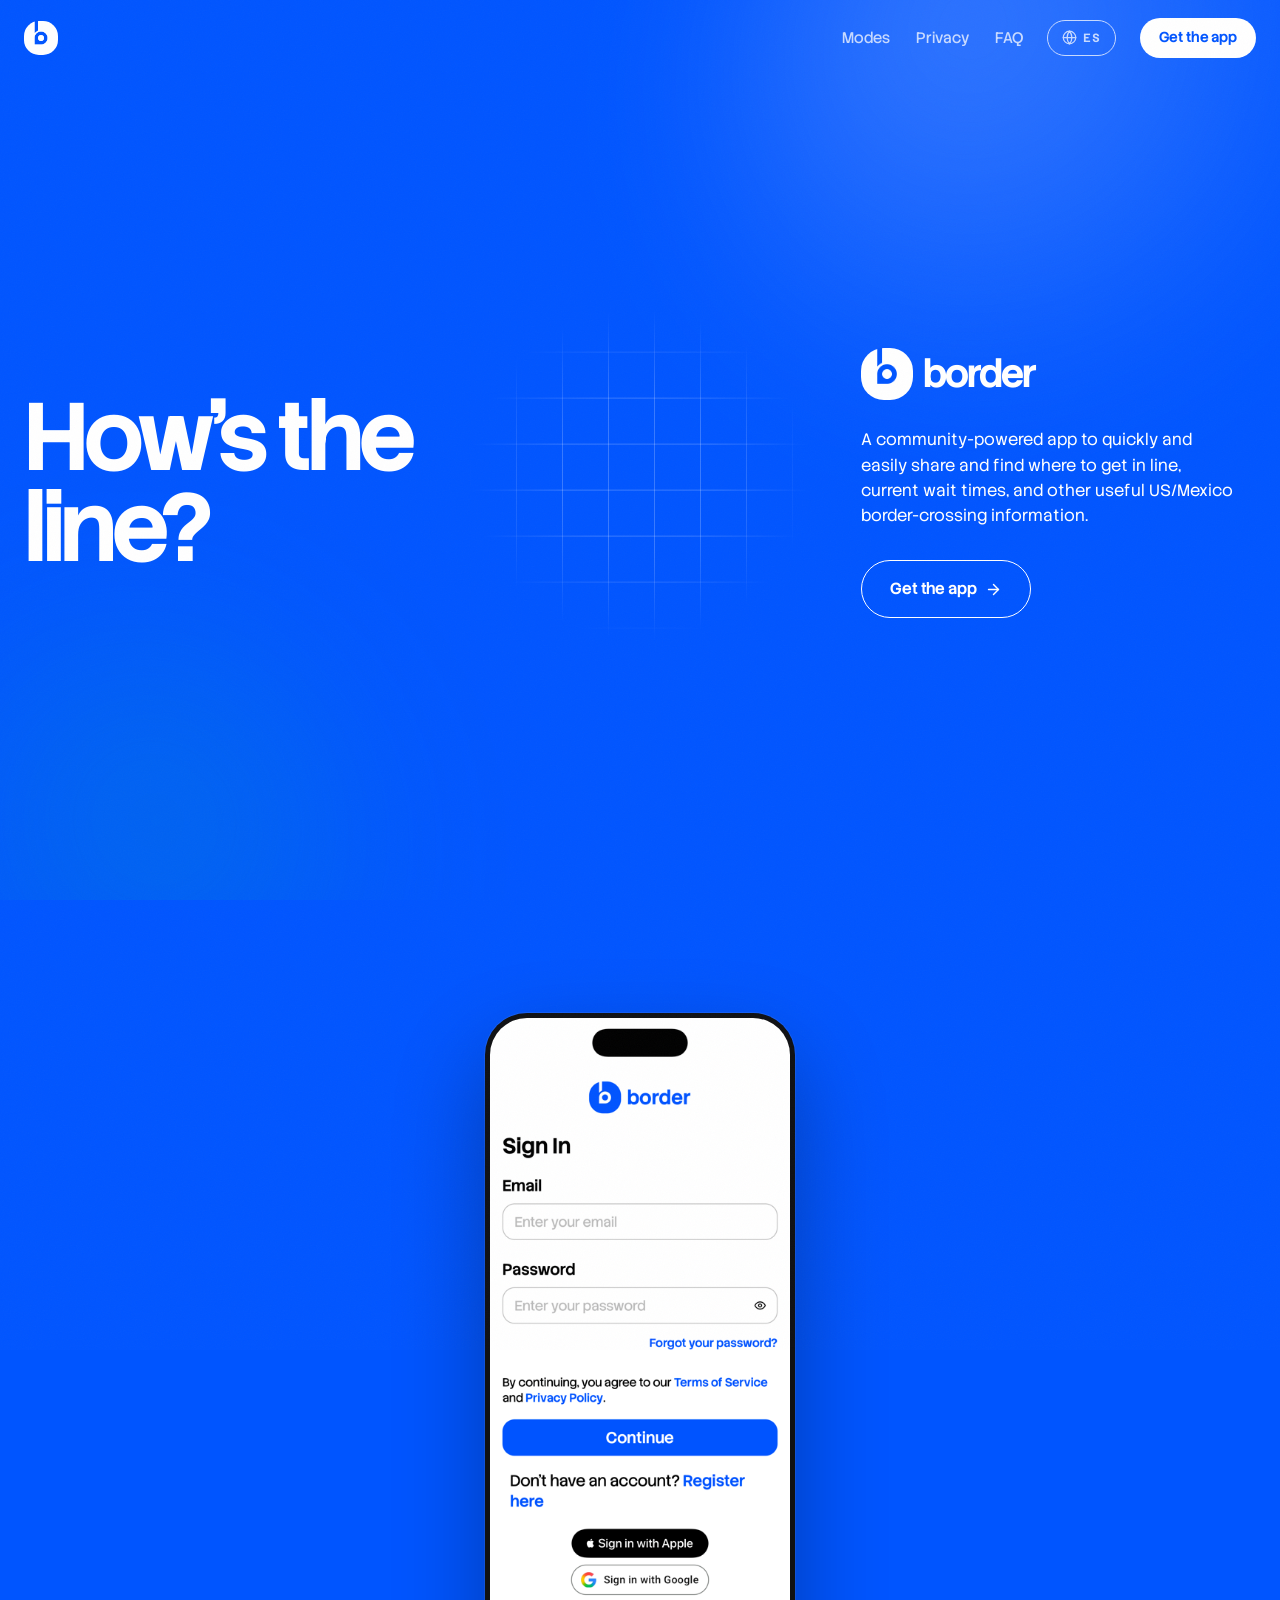
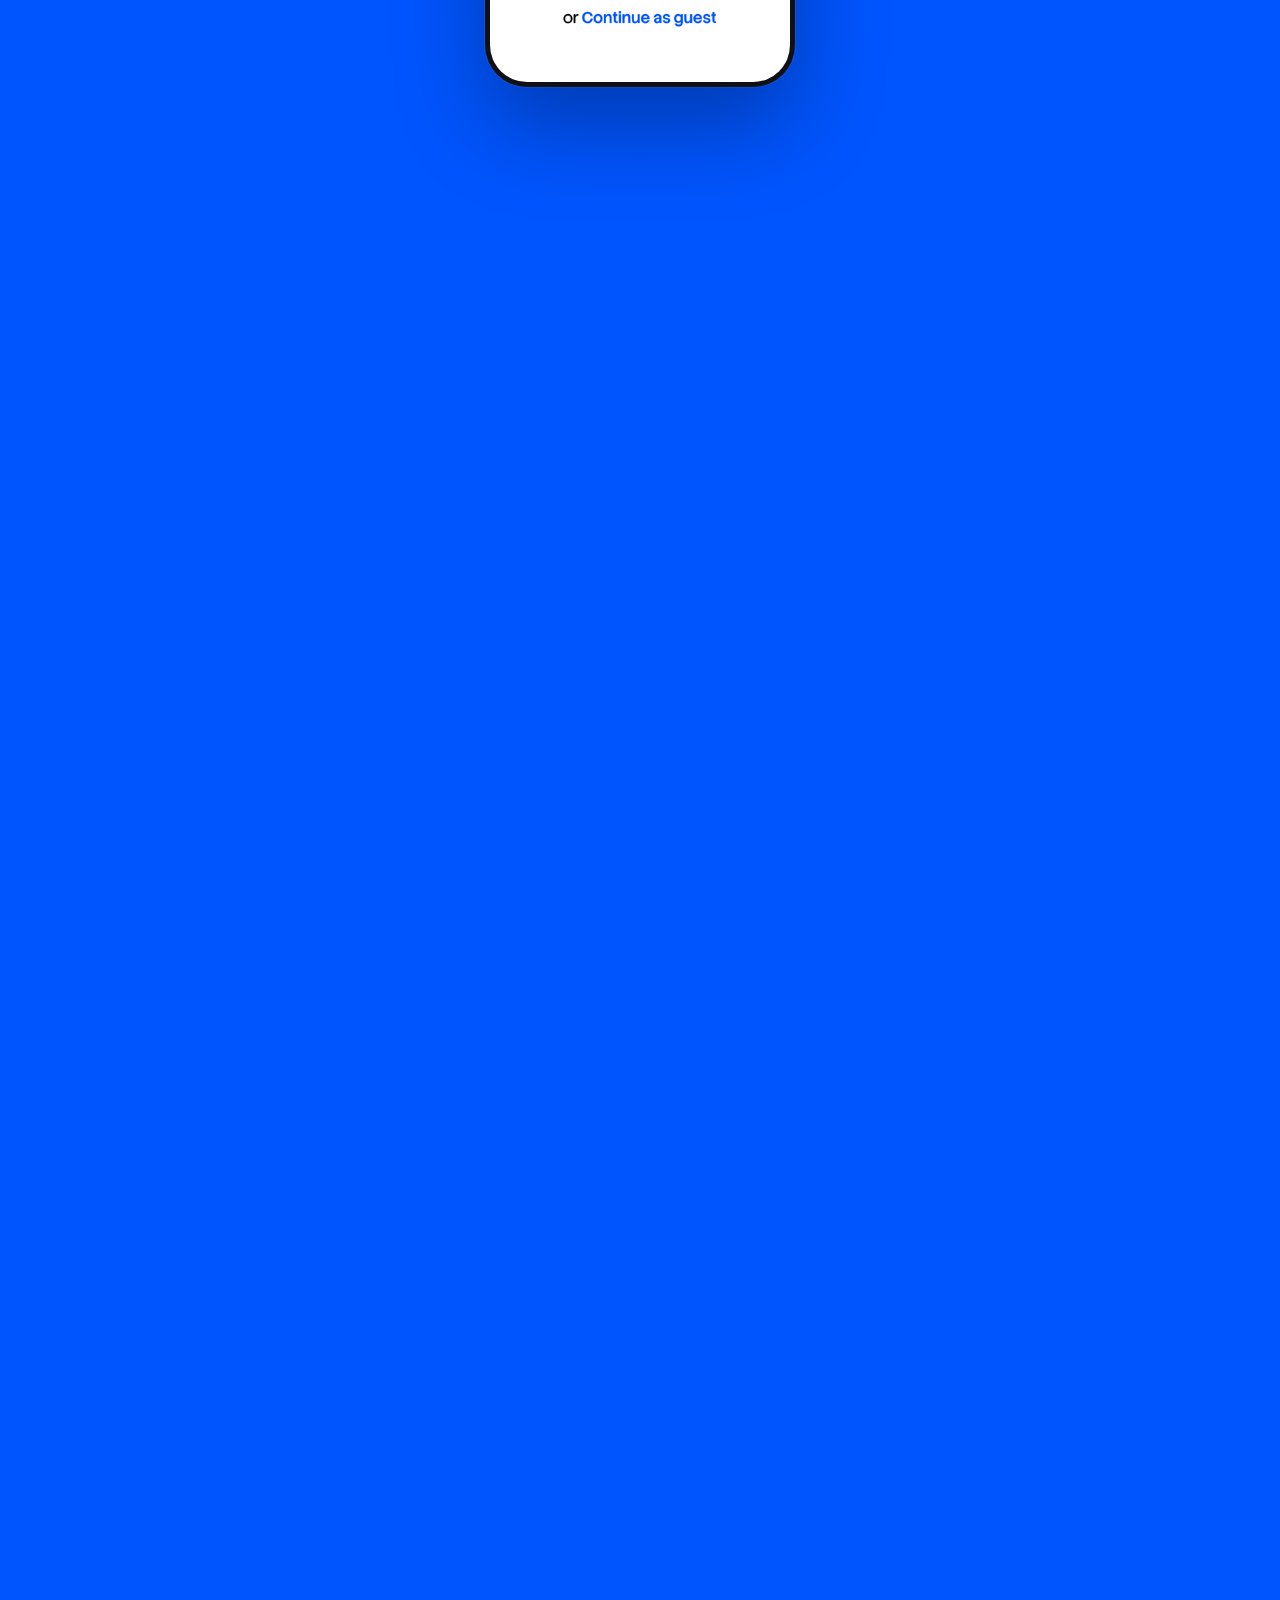
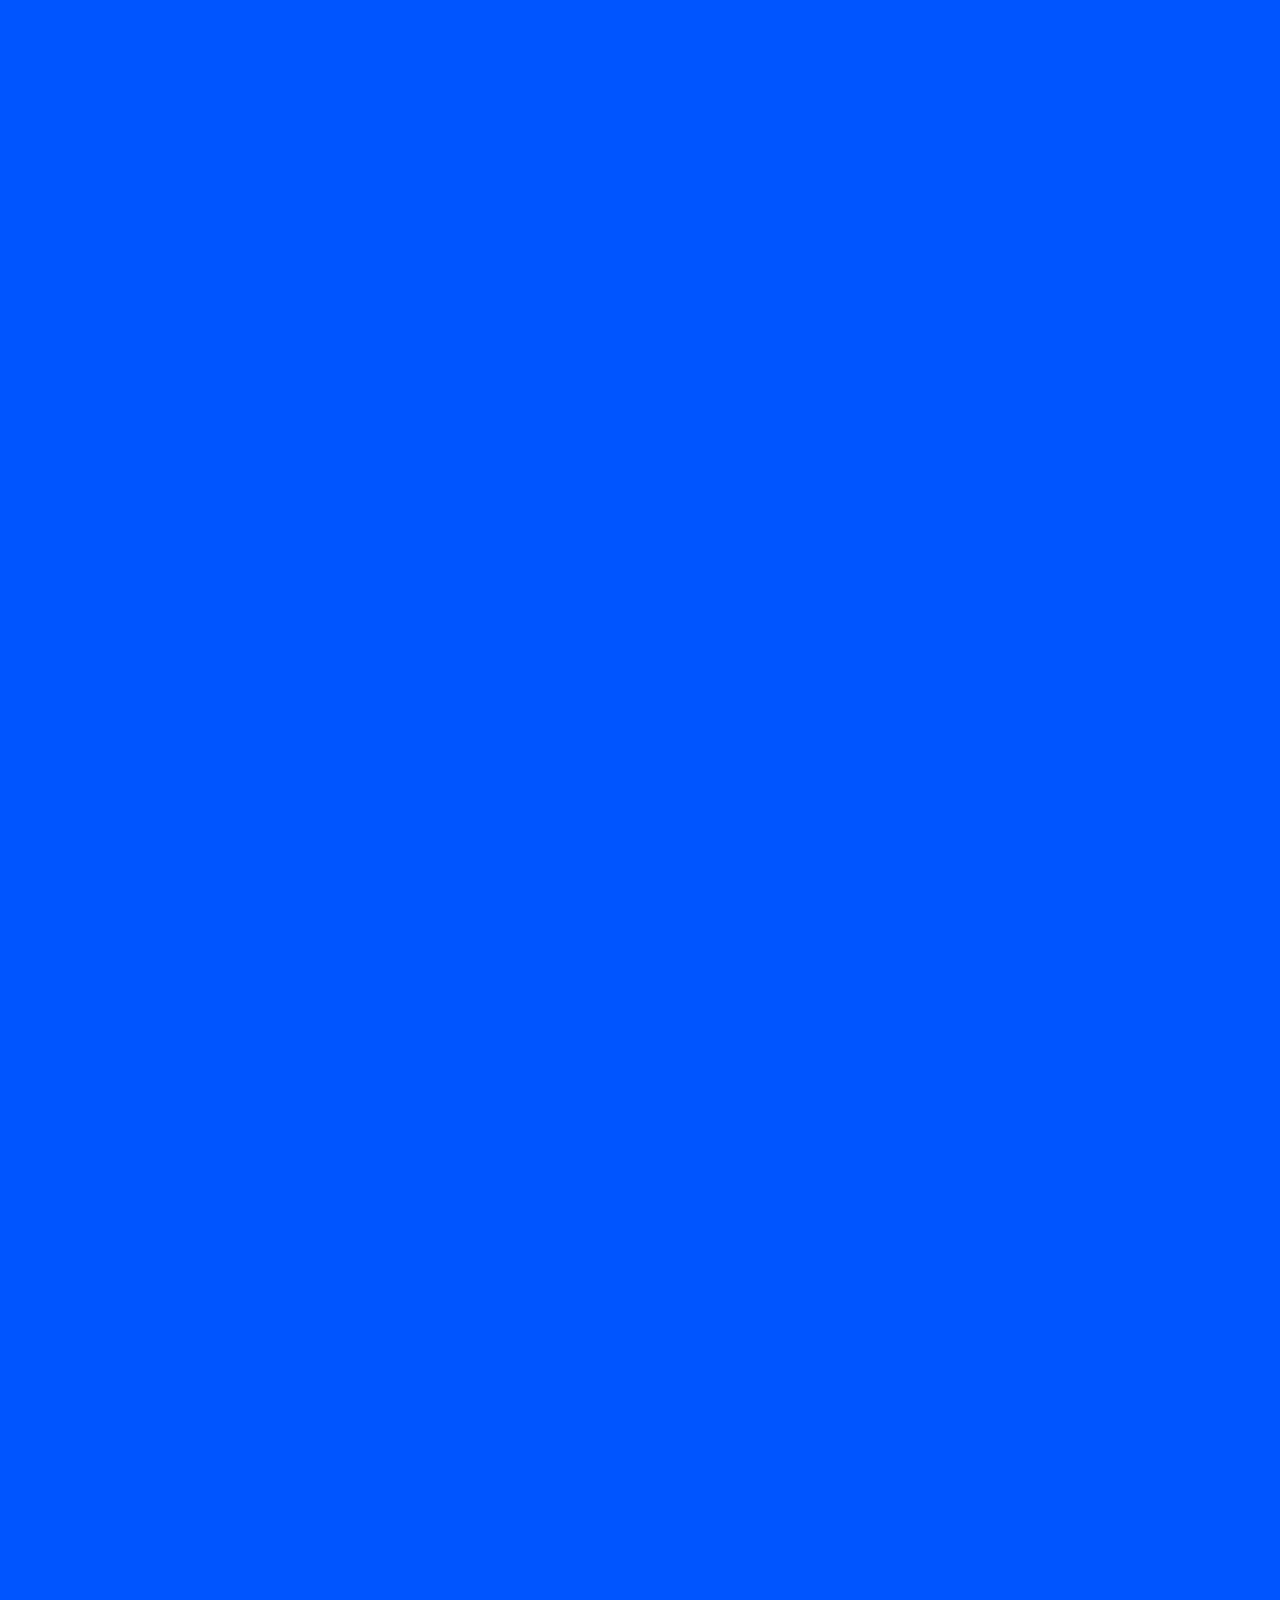
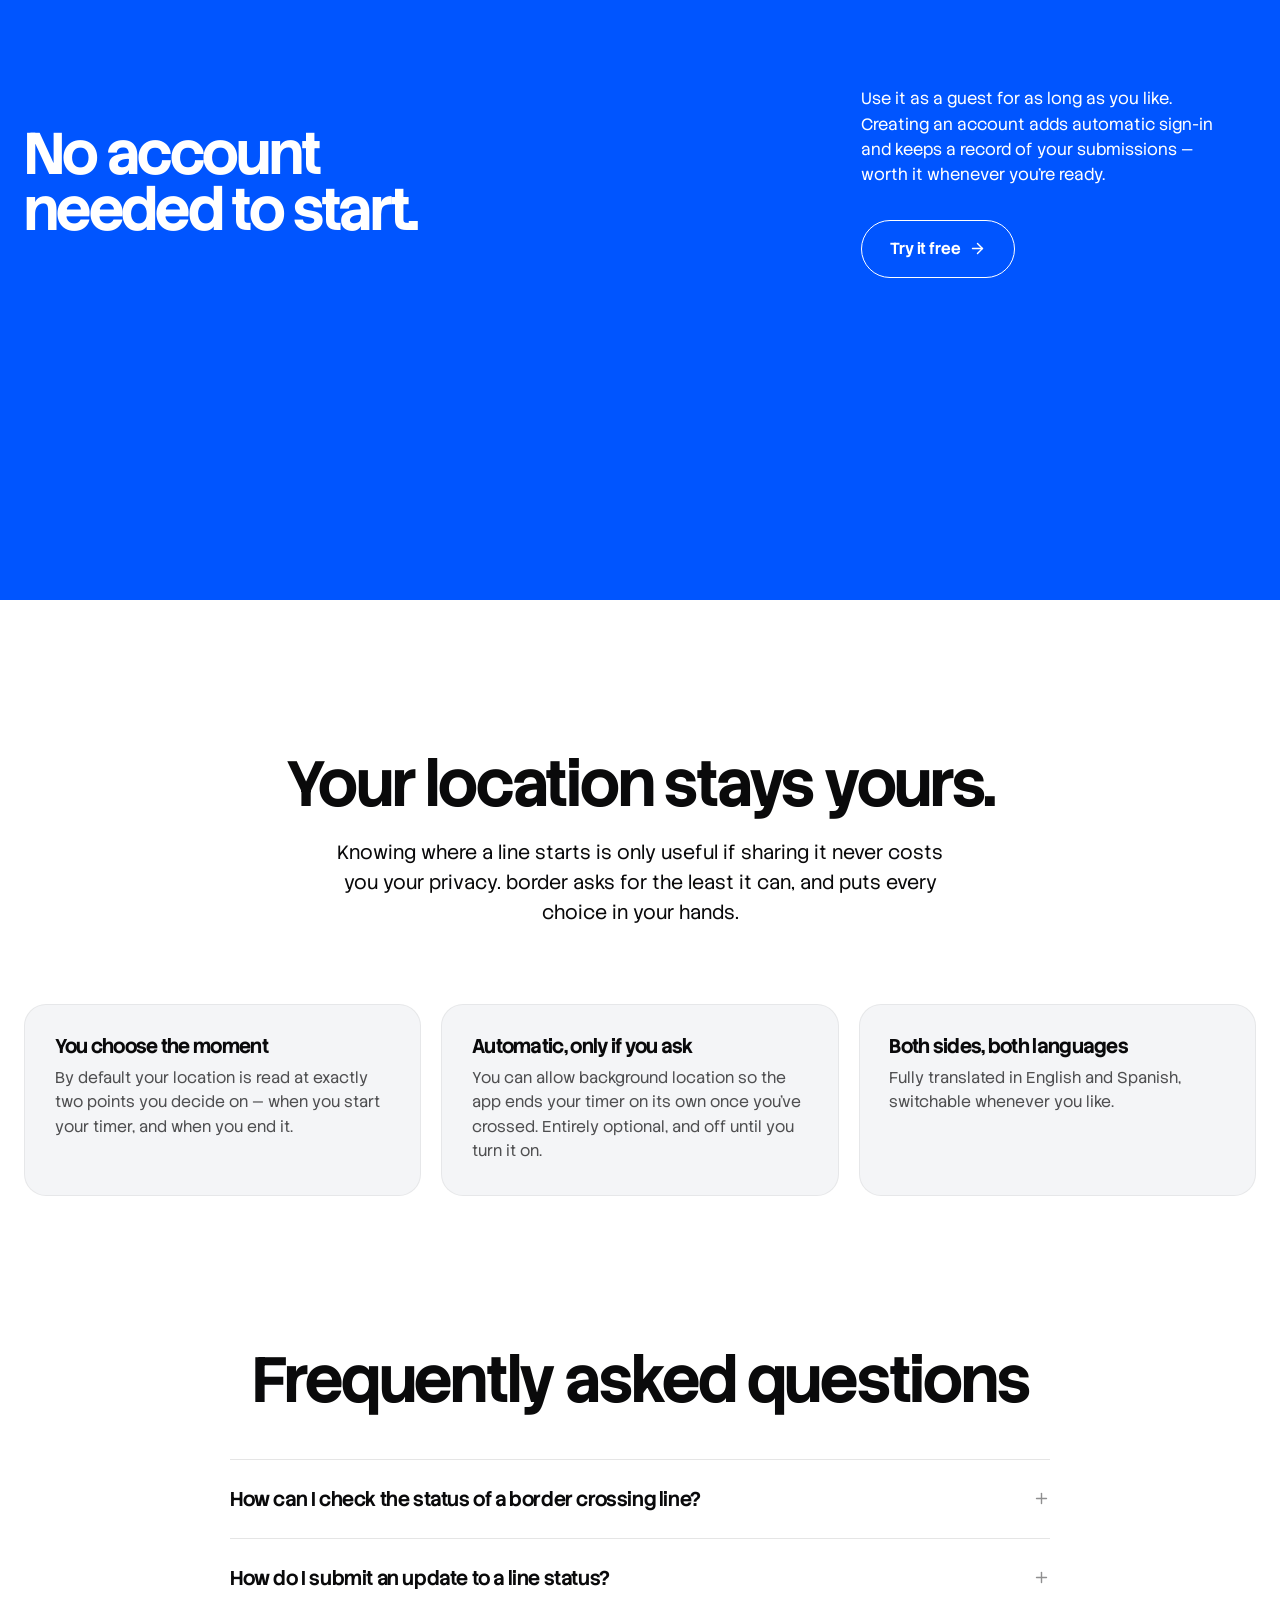
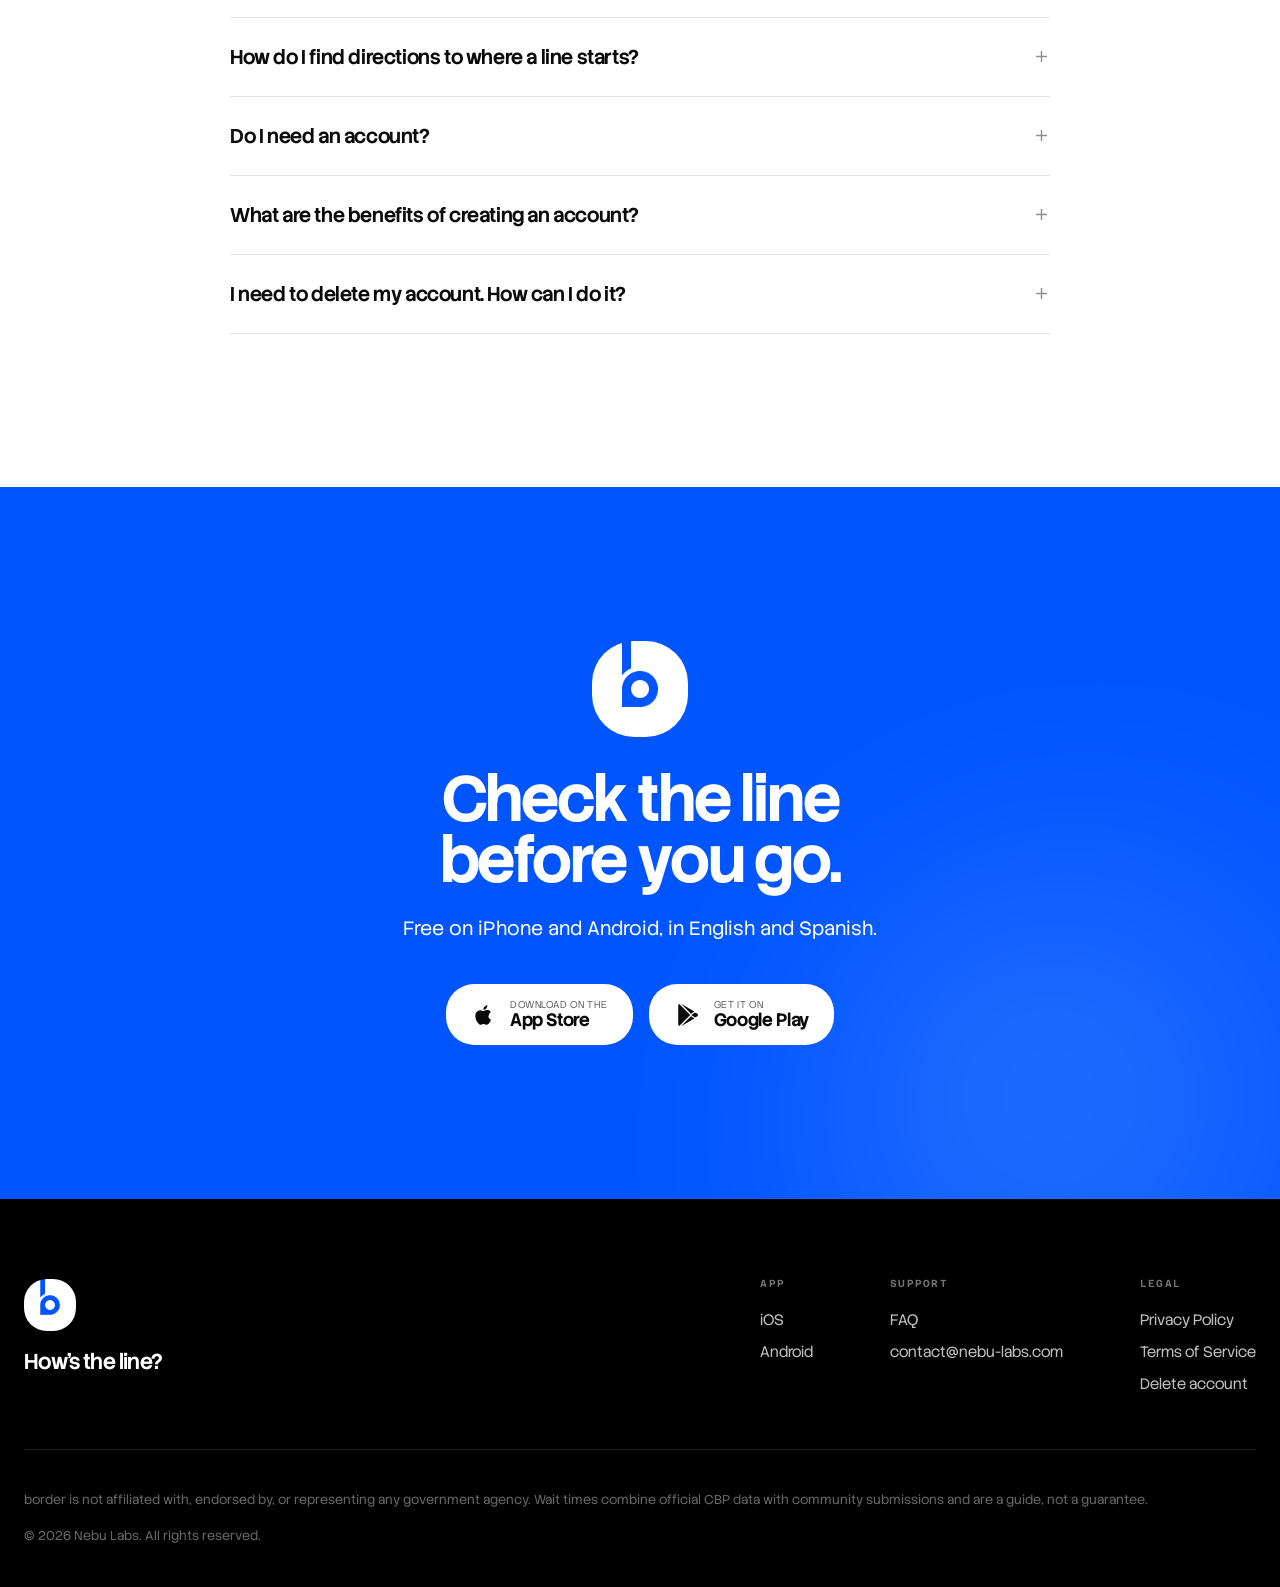
<file: index.html>
<!DOCTYPE html>
<html lang="en">
<head>
<meta charset="utf-8" />
<meta name="viewport" content="width=device-width, initial-scale=1, viewport-fit=cover" />
<title>border — How's the line?</title>
<meta name="description" content="A community-powered app to quickly and easily share and find where to get in line, current wait times, and other useful US/Mexico border-crossing information." />
<meta name="theme-color" content="#0055ff" />

<meta property="og:title" content="border — How's the line?" />
<meta property="og:description" content="Live US–Mexico border crossing wait times, and exactly where to get in line." />
<meta property="og:type" content="website" />
<meta property="og:image" content="assets/img/icon.png" />

<link rel="icon" href="assets/img/icon.png" />
<link rel="apple-touch-icon" href="assets/img/icon.png" />
<link rel="stylesheet" href="styles.css" />
</head>
<body data-theme="blue">

<div class="grain" aria-hidden="true"></div>

<svg class="sprite" aria-hidden="true" focusable="false">
  <defs>
    <g id="i-globe">
      <circle cx="12" cy="12" r="10"/><path d="M12 2a15 15 0 0 1 0 20a15 15 0 0 1 0-20"/>
      <path d="M2 12h20"/>
    </g>
    <g id="i-arrow"><path d="M5 12h14"/><path d="m12 5 7 7-7 7"/></g>
    <g id="i-plus"><path d="M5 12h14"/><path d="M12 5v14"/></g>
  </defs>
</svg>

<!-- ═══════════════════════ NAV ═══════════════════════ -->
<nav class="nav" id="nav">
  <a class="nav__brand" href="#top" aria-label="border — home">
    <span class="mark mark--sm"><img src="assets/img/icon.png" alt="" /></span>
    <span class="wordmark nav__word">border</span>
  </a>

  <div class="nav__links">
    <a href="#modes" data-i18n="nav.modes">Modes</a>
    <a href="#privacy" data-i18n="nav.privacy">Privacy</a>
    <a href="#faq" data-i18n="nav.faq">FAQ</a>
  </div>

  <button class="lang" id="lang" type="button" aria-label="Switch language">
    <svg class="ico" viewBox="0 0 24 24"><use href="#i-globe"/></svg>
    <span id="langLabel">ES</span>
  </button>

  <a class="btn btn--sm btn--solid" href="#download" data-i18n="nav.cta">Get the app</a>
</nav>

<!-- ═══════════════════════ HERO ═══════════════════════
     No phone here — an abstract 3D map instead. The route draws itself from
     the port down to the end of the queue, where the MapPinCheckInside
     marker sits: the spot you'd actually join.                             -->
<header class="hero" id="top" data-theme="blue">
  <div class="hero__blob hero__blob--1" aria-hidden="true"></div>
  <div class="hero__blob hero__blob--2" aria-hidden="true"></div>

  <div class="hero__inner">
    <div class="hero__l">
      <h1 class="display display--xl" data-i18n-html="hero.title">How's the<br />line?</h1>
    </div>

    <div class="hero__stage" aria-hidden="true">
      <div class="stage">
        <div class="stage__grid"></div>
        <svg class="stage__route" viewBox="0 0 400 460" preserveAspectRatio="none">
          <!-- Two curves between the same endpoints, so the pin and flag stay
               anchored while the drawn route changes between loops.

               Both are authored port (300,40) -> pin (90,470), i.e. in the
               direction they are drawn. See the dash note in styles.css: the
               reveal runs from the path's START, so the drawing direction is
               the path's own direction and nothing depends on the sign of
               stroke-dashoffset. -->
          <path class="stage__routeline stage__routeline--a" pathLength="1"
                d="M300 40 C 245 130, 220 150, 205 235 C 190 320, 120 360, 90 470"
                fill="none" stroke="currentColor" stroke-width="14" stroke-linecap="round" />
          <path class="stage__routeline stage__routeline--b" pathLength="1"
                d="M300 40 C 255 105, 305 195, 235 250 C 165 305, 60 350, 90 470"
                fill="none" stroke="currentColor" stroke-width="14" stroke-linecap="round" />
        </svg>

        <!-- End of the queue. The plane carries the same 3D transform as the
             grid and route, so the pin lands exactly on the path's lower
             endpoint (90,470 in the route's 400×460 viewBox); the pin then
             counter-rotates so the icon itself renders upright. -->
        <div class="stage__plane">
          <!-- Flat on the map, so the 3D transform turns each circle into a
               perspective ellipse. The zone marks the port at the route's
               upper end; the ripples pulse at the queue's end. -->
          <span class="zone"></span>
          <span class="ripples">
            <span class="ripple"></span>
            <span class="ripple ripple--2"></span>
          </span>

          <div class="pin">
            <svg class="pin__ico" viewBox="0 0 24 24">
              <path class="pin__body" d="M20 10c0 4.993-5.539 10.193-7.399 11.799a1 1 0 0 1-1.202 0C9.539 20.193 4 14.993 4 10a8 8 0 0 1 16 0"/>
              <path class="pin__check" d="m9 10 2 2 4-4"/>
            </svg>
          </div>
        </div>

        <div class="chip chip--a">
          <span class="chip__dot chip__dot--orange"></span>
          <span class="chip__name">San Ysidro</span>
          <b class="chip__val">47</b><span class="chip__unit">min</span>
        </div>
        <div class="chip chip--b">
          <span class="chip__dot chip__dot--green"></span>
          <span class="chip__name">Otay Mesa</span>
          <b class="chip__val">12</b><span class="chip__unit">min</span>
        </div>
      </div>
    </div>

    <div class="hero__r">
      <div class="lockup">
        <span class="mark mark--md"><img src="assets/img/icon.png" alt="" /></span>
        <span class="wordmark">border</span>
      </div>
      <p class="body" data-i18n="hero.body">
        A community-powered app to quickly and easily share and find where to get
        in line, current wait times, and other useful US/Mexico border-crossing
        information.
      </p>
      <a class="btn btn--outline" href="#download">
        <span data-i18n="hero.cta">Get the app</span>
        <svg class="ico ico--sm" viewBox="0 0 24 24"><use href="#i-arrow"/></svg>
      </a>
    </div>
  </div>
</header>

<!-- ═══════════════════════ PINNED RAIL ═══════════════════════
     One sticky phone. Each panel crossing the viewport centre swaps the
     screenshot and animates the page background. Releases with the last
     panel, so the phone is gone before "However you cross".               -->
<div class="rail">

  <div class="rail__stage" aria-hidden="true">
    <div class="device">
      <div class="device__screen">
        <video class="device__shot is-on" data-p="0" src="assets/video/get-directions.mp4"
               poster="assets/video/get-directions-poster.jpg"
               muted loop playsinline preload="none"></video>
        <video class="device__shot" data-p="1" src="assets/video/both-sides.mp4"
               poster="assets/video/both-sides-poster.jpg"
               muted loop playsinline preload="none"></video>
        <video class="device__shot" data-p="2" src="assets/video/change-mode.mp4"
               poster="assets/video/change-mode-poster.jpg"
               muted loop playsinline preload="none"></video>
        <img class="device__shot" data-p="3" src="assets/img/shot-timer.png" alt="" />
        <img class="device__shot" data-p="4" src="assets/img/shot-signin.png" alt="" />
      </div>
    </div>
  </div>

  <!-- ① Where the line ends -->
  <section class="panel" data-p="0" data-theme="light">
    <div class="panel__l">
      <h2 class="display" data-i18n-html="p1.title">Not just how long.<br />Where.</h2>
    </div>
    <div class="panel__r">
      <p class="body" data-i18n="p1.body">
        See the current wait time, hours of operation, and the estimated or shared
        starting point of the line on the map — then get directions straight to it.
      </p>
      <a class="btn btn--outline" href="#faq">
        <span data-i18n="p1.cta">How it works</span>
        <svg class="ico ico--sm" viewBox="0 0 24 24"><use href="#i-arrow"/></svg>
      </a>
    </div>

    <!-- Mobile only: the phone travels with its own section instead of
         being pinned. See the .rail__stage note in styles.css. -->
    <div class="panel__media" aria-hidden="true">
      <div class="device"><div class="device__screen"><video class="panel__shot" data-p="0" src="assets/video/get-directions.mp4" poster="assets/video/get-directions-poster.jpg"
                 muted loop playsinline preload="none"></video></div></div>
    </div>
  </section>

  <!-- ② Both directions -->
  <section class="panel" data-p="1" data-theme="dark">
    <div class="panel__l">
      <h2 class="display" data-i18n-html="p2.title">Both ways<br />across.</h2>
    </div>
    <div class="panel__r">
      <p class="body" data-i18n="p2.body">
        Northbound waits come from official CBP data blended with live community
        reports. Southbound, where no official feed exists, they come from traffic
        conditions combined with submissions from the people crossing.
      </p>
      <div class="flags">
        <span class="mark mark--flag"><img src="assets/img/flagUS.png" alt="" /></span>
        <span class="mark mark--flag"><img src="assets/img/flagMX.png" alt="" /></span>
      </div>
    </div>

    <!-- Mobile only: the phone travels with its own section instead of
         being pinned. See the .rail__stage note in styles.css. -->
    <div class="panel__media" aria-hidden="true">
      <div class="device"><div class="device__screen"><video class="panel__shot" data-p="1" src="assets/video/both-sides.mp4" poster="assets/video/both-sides-poster.jpg"
                 muted loop playsinline preload="none"></video></div></div>
    </div>
  </section>

  <!-- ③ Crossing modes -->
  <section class="panel" data-p="2" data-theme="light" id="modes">
    <div class="panel__l">
      <h2 class="display" data-i18n-html="modes.title">However<br />you cross.</h2>
    </div>
    <div class="panel__r">
      <p class="body" data-i18n="modes.lede">
        Navigate through the available ports, lanes and crossing methods. Each mode
        has its own lanes, hours and waits.
      </p>
      <ul class="modelist">
        <li><span class="modeicon"><img src="assets/img/mode-vehicular.png" alt="" /></span><span data-i18n="modes.m1">Passenger vehicles</span></li>
        <li><span class="modeicon"><img src="assets/img/mode-pedestrian.png" alt="" /></span><span data-i18n="modes.m2">Pedestrian</span></li>
        <li><span class="modeicon"><img src="assets/img/mode-commercial.png" alt="" /></span><span data-i18n="modes.m3">Commercial</span></li>
      </ul>
    </div>

    <!-- Mobile only: the phone travels with its own section instead of
         being pinned. See the .rail__stage note in styles.css. -->
    <div class="panel__media" aria-hidden="true">
      <div class="device"><div class="device__screen"><video class="panel__shot" data-p="2" src="assets/video/change-mode.mp4" poster="assets/video/change-mode-poster.jpg"
                 muted loop playsinline preload="none"></video></div></div>
    </div>
  </section>

  <!-- ④ Community -->
  <section class="panel" data-p="3" data-theme="blue">
    <div class="panel__l">
      <h2 class="display" data-i18n-html="p3.title">You join the line.<br />Everyone finds out.</h2>
    </div>
    <div class="panel__r">
      <p class="body" data-i18n="p3.body">
        Tap “I'm in line here” when you join, then swipe to confirm. Your wait
        instantly updates the line's status for everyone else — and theirs
        updates yours.
      </p>
      <a class="btn btn--outline" href="#download">
        <span data-i18n="p3.cta">Start sharing</span>
        <svg class="ico ico--sm" viewBox="0 0 24 24"><use href="#i-arrow"/></svg>
      </a>
    </div>

    <!-- Mobile only: the phone travels with its own section instead of
         being pinned. See the .rail__stage note in styles.css. -->
    <div class="panel__media" aria-hidden="true">
      <div class="device"><div class="device__screen"><img class="panel__shot" data-p="3" src="assets/img/shot-timer.png" alt="" /></div></div>
    </div>
  </section>

  <!-- ④ Guest / account — the phone releases here -->
  <section class="panel" data-p="4" data-theme="light">
    <div class="panel__l">
      <h2 class="display" data-i18n-html="p4.title">No account<br />needed to start.</h2>
    </div>
    <div class="panel__r">
      <p class="body" data-i18n="p4.body">
        Use it as a guest for as long as you like. Creating an account adds
        automatic sign-in and keeps a record of your submissions — worth it
        whenever you're ready.
      </p>
      <a class="btn btn--outline" href="#download">
        <span data-i18n="p4.cta">Try it free</span>
        <svg class="ico ico--sm" viewBox="0 0 24 24"><use href="#i-arrow"/></svg>
      </a>
    </div>

    <!-- Mobile only: the phone travels with its own section instead of
         being pinned. See the .rail__stage note in styles.css. -->
    <div class="panel__media" aria-hidden="true">
      <div class="device"><div class="device__screen"><img class="panel__shot" data-p="4" src="assets/img/shot-signin.png" alt="" /></div></div>
    </div>
  </section>
</div>

<main>

<!-- ═══════════ PRIVACY ═══════════ -->
<section class="sec sec--light" id="privacy">
  <div class="sec__inner">
    <div class="sec__head">
      <h2 class="h2 h2--center reveal" data-i18n="priv.title">Your location stays yours.</h2>
      <p class="lede lede--center reveal" data-reveal-delay="1" data-i18n="priv.lede">
        Knowing where a line starts is only useful if sharing it never costs you your
        privacy. border asks for the least it can, and puts every choice in your hands.
      </p>
    </div>

    <div class="cards">
      <article class="card reveal" data-reveal-delay="1">
        <h3 data-i18n="priv.c1">You choose the moment</h3>
        <p data-i18n="priv.c1t">
          By default your location is read at exactly two points you decide on — when
          you start your timer, and when you end it.
        </p>
      </article>
      <article class="card reveal" data-reveal-delay="2">
        <h3 data-i18n="priv.c2">Automatic, only if you ask</h3>
        <p data-i18n="priv.c2t">
          You can allow background location so the app ends your timer on its own once
          you've crossed. Entirely optional, and off until you turn it on.
        </p>
      </article>
      <article class="card reveal" data-reveal-delay="3">
        <h3 data-i18n="priv.c3">Both sides, both languages</h3>
        <p data-i18n="priv.c3t">
          Fully translated in English and Spanish, switchable whenever you like.
        </p>
      </article>
    </div>
  </div>
</section>

<!-- ═══════════ FAQ ═══════════ -->
<section class="sec sec--light sec--faq" id="faq">
  <div class="sec__inner sec__inner--narrow">
    <h2 class="h2 h2--center reveal" data-i18n="faq.title">Frequently asked questions</h2>

    <div class="faq reveal" data-reveal-delay="1">
      <details class="qa">
        <summary>
          <span data-i18n="faq.q1">How can I check the status of a border crossing line?</span>
          <svg class="ico ico--sm qa__chev" viewBox="0 0 24 24"><use href="#i-plus"/></svg>
        </summary>
        <p data-i18n="faq.a1">
          Open the app and find the line's latest information by navigating through the
          available ports, lanes, and crossing methods. You'll be able to see the current
          wait time, hours of operation, the estimated or shared starting point of the
          line on the map, and when the information was last updated.
        </p>
      </details>

      <details class="qa">
        <summary>
          <span data-i18n="faq.q2">How do I submit an update to a line status?</span>
          <svg class="ico ico--sm qa__chev" viewBox="0 0 24 24"><use href="#i-plus"/></svg>
        </summary>
        <p data-i18n="faq.a2">
          First, make sure you're not driving and it's safe to use the app. When you join
          a line, open the app and find its corresponding card. Confirm you're viewing the
          correct port, line type, and crossing method. Tap “I'm in line here,” adjust
          details if needed, then swipe right to confirm your submission. This instantly
          updates the line's status for others.
        </p>
      </details>

      <details class="qa">
        <summary>
          <span data-i18n="faq.q3">How do I find directions to where a line starts?</span>
          <svg class="ico ico--sm qa__chev" viewBox="0 0 24 24"><use href="#i-plus"/></svg>
        </summary>
        <p data-i18n="faq.a3">
          Tap the blue-tinted transparent circle on the map. This will allow you to choose
          your preferred navigation app and receive directions to that location.
        </p>
      </details>

      <details class="qa">
        <summary>
          <span data-i18n="faq.q4">Do I need an account?</span>
          <svg class="ico ico--sm qa__chev" viewBox="0 0 24 24"><use href="#i-plus"/></svg>
        </summary>
        <p data-i18n="faq.a4">No, you can use the app as a guest.</p>
      </details>

      <details class="qa">
        <summary>
          <span data-i18n="faq.q5">What are the benefits of creating an account?</span>
          <svg class="ico ico--sm qa__chev" viewBox="0 0 24 24"><use href="#i-plus"/></svg>
        </summary>
        <p data-i18n="faq.a5">
          Creating an account allows automatic sign-in and lets you keep a record of your
          submissions. This feature will be expanded in a future release.
        </p>
      </details>

      <details class="qa">
        <summary>
          <span data-i18n="faq.q6">I need to delete my account. How can I do it?</span>
          <svg class="ico ico--sm qa__chev" viewBox="0 0 24 24"><use href="#i-plus"/></svg>
        </summary>
        <p>
          <a class="link" href="https://nebu-labs.com/border/delete" target="_blank" rel="noopener"
             data-i18n="faq.a6">Follow the delete account steps →</a>
        </p>
      </details>
    </div>
  </div>
</section>

<!-- ═══════════ DOWNLOAD ═══════════ -->
<section class="sec sec--blue sec--download" id="download">
  <div class="sec__blob" aria-hidden="true"></div>
  <div class="sec__inner">
    <div class="dl">
      <span class="mark mark--lg reveal"><img src="assets/img/icon.png" alt="" /></span>
      <h2 class="h2 h2--center reveal" data-reveal-delay="1" data-i18n-html="dl.title">
        Check the line<br />before you go.
      </h2>
      <p class="lede lede--center reveal" data-reveal-delay="2" data-i18n="dl.lede">
        Free on iPhone and Android, in English and Spanish.
      </p>

      <div class="dl__buttons reveal" data-reveal-delay="3">
        <a class="store" href="https://apps.apple.com/us/app/border-hows-the-line/id6758033827" target="_blank" rel="noopener">
          <svg viewBox="0 0 24 24" aria-hidden="true"><path d="M16.4 12.7c0-2.3 1.9-3.4 2-3.5-1.1-1.6-2.8-1.8-3.4-1.8-1.4-.2-2.8.9-3.5.9s-1.8-.8-3-.8c-1.5 0-2.9.9-3.7 2.3-1.6 2.7-.4 6.8 1.1 9 .8 1.1 1.6 2.3 2.8 2.2 1.1 0 1.6-.7 2.9-.7s1.7.7 2.9.7 2-1.1 2.7-2.2c.9-1.2 1.2-2.4 1.2-2.5 0 0-2.4-.9-2.4-3.6zM14.2 5.8c.6-.8 1-1.8.9-2.8-.9 0-2 .6-2.7 1.4-.6.7-1.1 1.8-.9 2.8 1 0 2-.5 2.7-1.4z"/></svg>
          <span><small data-i18n="store.apple1">Download on the</small><b>App Store</b></span>
        </a>
        <a class="store" href="https://play.google.com/store/apps/details?id=com.nebulabs.border" target="_blank" rel="noopener">
          <svg viewBox="0 0 24 24" aria-hidden="true">
            <path d="M3.9 1.8A1.5 1.5 0 0 0 3 3.2v17.6a1.5 1.5 0 0 0 .9 1.4l10.1-10.2L3.9 1.8z"/>
            <path d="M17.9 8.7 5.6 1.6l9.1 9.2 3.2-2.1z"/>
            <path d="M20.7 10.9 18.4 9.6l-3.3 2.4 3.3 2.4 2.3-1.3a1.5 1.5 0 0 0 0-2.2z"/>
            <path d="M5.6 22.4 17.9 15.3l-3.2-2.1-9.1 9.2z"/>
          </svg>
          <span><small data-i18n="store.google1">Get it on</small><b>Google Play</b></span>
        </a>
      </div>
    </div>
  </div>
</section>

</main>

<!-- ═══════════════════════ FOOTER ═══════════════════════ -->
<footer class="footer">
  <div class="footer__inner">
    <div class="footer__brand">
      <span class="mark mark--md"><img src="assets/img/icon.png" alt="" /></span>
      <p class="footer__tag" data-i18n="footer.tag">How's the line?</p>
    </div>

    <nav class="footer__cols">
      <div>
        <h4 data-i18n="footer.app">App</h4>
        <a href="https://apps.apple.com/us/app/border-hows-the-line/id6758033827" target="_blank" rel="noopener">iOS</a>
        <a href="https://play.google.com/store/apps/details?id=com.nebulabs.border" target="_blank" rel="noopener">Android</a>
      </div>
      <div>
        <h4 data-i18n="footer.support">Support</h4>
        <a href="#faq" data-i18n="nav.faq">FAQ</a>
        <a href="mailto:contact@nebu-labs.com">contact@nebu-labs.com</a>
      </div>
      <div>
        <h4 data-i18n="footer.legal-h">Legal</h4>
        <a href="https://nebu-labs.com/border/privacy" target="_blank" rel="noopener" data-i18n="footer.privacy">Privacy Policy</a>
        <a href="https://nebu-labs.com/border/terms" target="_blank" rel="noopener" data-i18n="footer.terms">Terms of Service</a>
        <a href="https://nebu-labs.com/border/delete" target="_blank" rel="noopener" data-i18n="footer.delete">Delete account</a>
      </div>
    </nav>
  </div>

  <div class="footer__legal">
    <p data-i18n="footer.legal">
      border is not affiliated with, endorsed by, or representing any government
      agency. Wait times combine official CBP data with community submissions and
      are a guide, not a guarantee.
    </p>
    <p>© 2026 Nebu Labs. <span data-i18n="footer.rights">All rights reserved.</span></p>
  </div>
</footer>

<script src="i18n.js"></script>
<script src="main.js"></script>
</body>
</html>
</file>
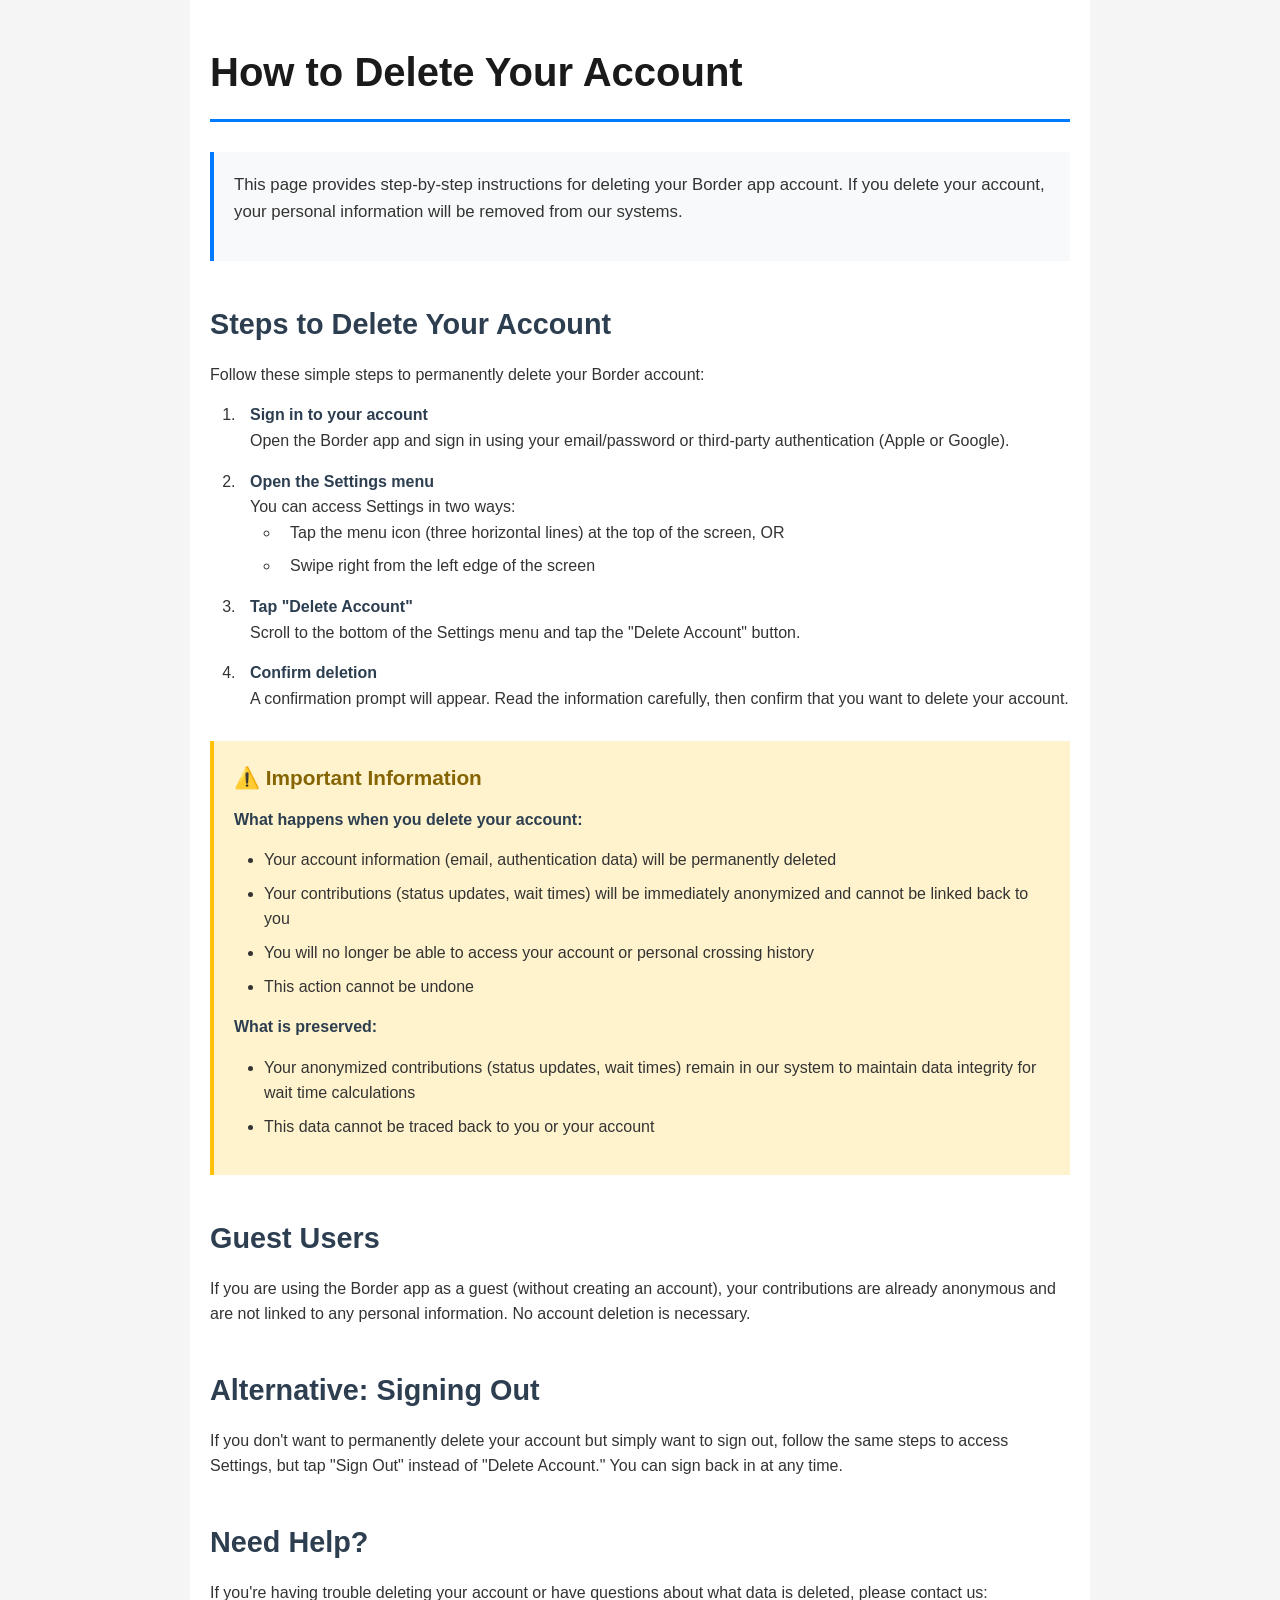
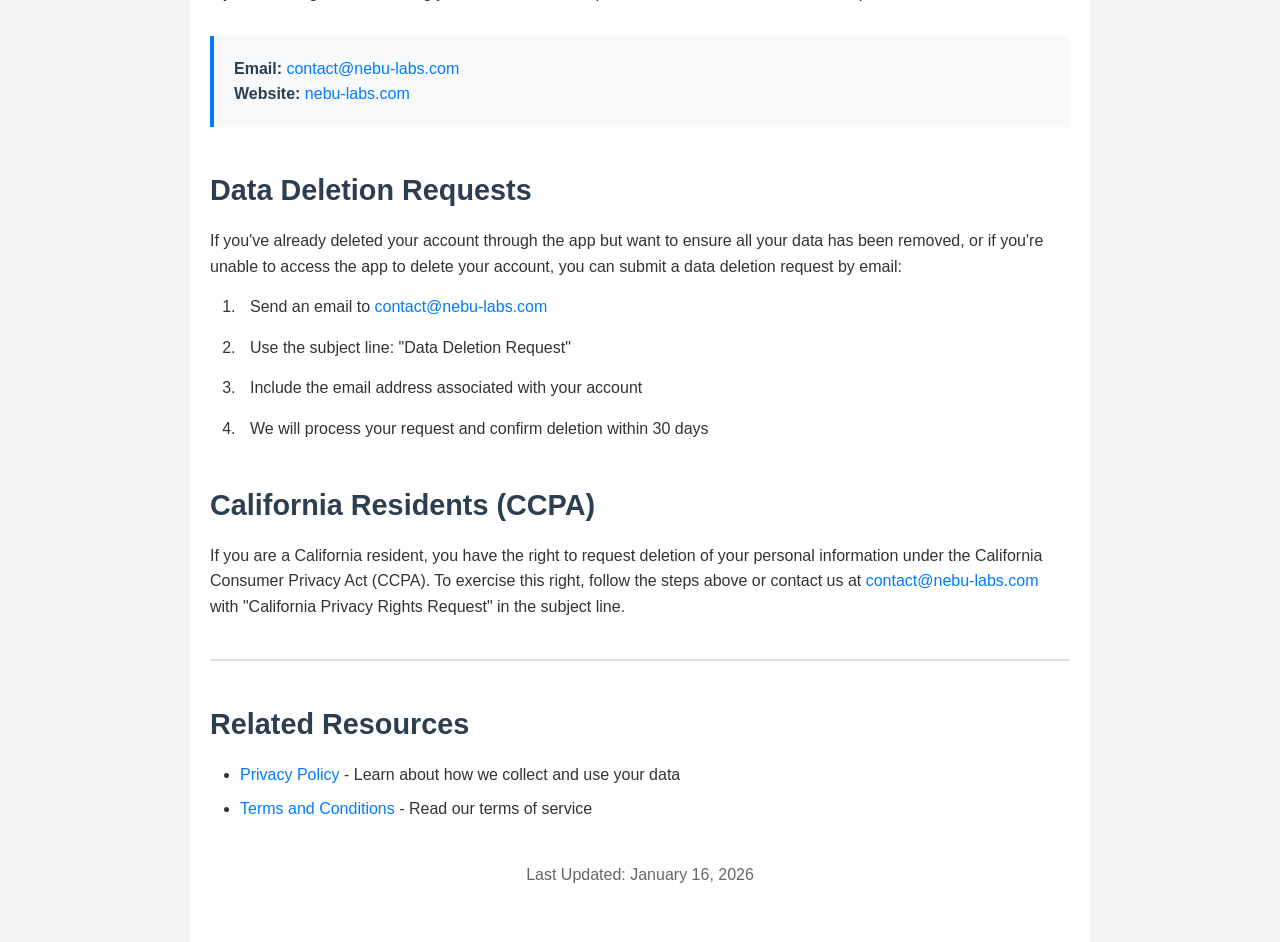
<file: delete.html>
<!DOCTYPE html>
<html lang="en">
<head>
    <meta charset="UTF-8">
    <meta name="viewport" content="width=device-width, initial-scale=1.0">
    <title>How to Delete Your Account - Border App</title>
    <style>
        * {
            margin: 0;
            padding: 0;
            box-sizing: border-box;
        }
        
        body {
            font-family: -apple-system, BlinkMacSystemFont, 'Segoe UI', 'Helvetica', 'Arial', sans-serif;
            line-height: 1.6;
            color: #333;
            background: #f5f5f5;
        }
        
        .container {
            max-width: 900px;
            margin: 0 auto;
            padding: 40px 20px;
            background: white;
            min-height: 100vh;
        }
        
        h1 {
            font-size: 2.5em;
            margin-bottom: 20px;
            color: #1a1a1a;
            border-bottom: 3px solid #007AFF;
            padding-bottom: 15px;
        }
        
        .intro {
            background: #f8f9fa;
            border-left: 4px solid #007AFF;
            padding: 20px;
            margin: 30px 0;
            font-size: 1.05em;
        }
        
        h2 {
            font-size: 1.8em;
            margin-top: 40px;
            margin-bottom: 15px;
            color: #2c3e50;
        }
        
        h3 {
            font-size: 1.3em;
            margin-top: 25px;
            margin-bottom: 12px;
            color: #34495e;
        }
        
        p {
            margin-bottom: 15px;
        }
        
        ol {
            margin-left: 30px;
            margin-bottom: 20px;
        }
        
        ol li {
            margin-bottom: 15px;
            padding-left: 10px;
        }
        
        ul {
            margin-left: 30px;
            margin-bottom: 15px;
        }
        
        ul li {
            margin-bottom: 8px;
        }
        
        strong {
            color: #2c3e50;
        }
        
        a {
            color: #007AFF;
            text-decoration: none;
        }
        
        a:hover {
            text-decoration: underline;
        }
        
        .warning-box {
            background: #fff3cd;
            border-left: 4px solid #ffc107;
            padding: 20px;
            margin: 30px 0;
        }
        
        .warning-box h3 {
            color: #856404;
            margin-top: 0;
        }
        
        .contact-box {
            background: #f8f9fa;
            border-left: 4px solid #007AFF;
            padding: 20px;
            margin: 30px 0;
        }
        
        .step-number {
            background: #007AFF;
            color: white;
            border-radius: 50%;
            padding: 5px 12px;
            margin-right: 10px;
            font-weight: bold;
        }
        
        hr {
            border: none;
            border-top: 2px solid #e0e0e0;
            margin: 40px 0;
        }
        
        @media (max-width: 768px) {
            .container {
                padding: 20px 15px;
            }
            
            h1 {
                font-size: 2em;
            }
            
            h2 {
                font-size: 1.5em;
            }
        }
    </style>
</head>
<body>
    <div class="container">
        <h1>How to Delete Your Account</h1>
        
        <div class="intro">
            <p>This page provides step-by-step instructions for deleting your Border app account. If you delete your account, your personal information will be removed from our systems.</p>
        </div>

        <h2>Steps to Delete Your Account</h2>
        
        <p>Follow these simple steps to permanently delete your Border account:</p>

        <ol>
            <li>
                <strong>Sign in to your account</strong><br>
                Open the Border app and sign in using your email/password or third-party authentication (Apple or Google).
            </li>
            
            <li>
                <strong>Open the Settings menu</strong><br>
                You can access Settings in two ways:
                <ul>
                    <li>Tap the menu icon (three horizontal lines) at the top of the screen, OR</li>
                    <li>Swipe right from the left edge of the screen</li>
                </ul>
            </li>
            
            <li>
                <strong>Tap "Delete Account"</strong><br>
                Scroll to the bottom of the Settings menu and tap the "Delete Account" button.
            </li>
            
            <li>
                <strong>Confirm deletion</strong><br>
                A confirmation prompt will appear. Read the information carefully, then confirm that you want to delete your account.
            </li>
        </ol>

        <div class="warning-box">
            <h3>⚠️ Important Information</h3>
            <p><strong>What happens when you delete your account:</strong></p>
            <ul>
                <li>Your account information (email, authentication data) will be permanently deleted</li>
                <li>Your contributions (status updates, wait times) will be immediately anonymized and cannot be linked back to you</li>
                <li>You will no longer be able to access your account or personal crossing history</li>
                <li>This action cannot be undone</li>
            </ul>
            
            <p><strong>What is preserved:</strong></p>
            <ul>
                <li>Your anonymized contributions (status updates, wait times) remain in our system to maintain data integrity for wait time calculations</li>
                <li>This data cannot be traced back to you or your account</li>
            </ul>
        </div>

        <h2>Guest Users</h2>
        <p>If you are using the Border app as a guest (without creating an account), your contributions are already anonymous and are not linked to any personal information. No account deletion is necessary.</p>

        <h2>Alternative: Signing Out</h2>
        <p>If you don't want to permanently delete your account but simply want to sign out, follow the same steps to access Settings, but tap "Sign Out" instead of "Delete Account." You can sign back in at any time.</p>

        <h2>Need Help?</h2>
        <p>If you're having trouble deleting your account or have questions about what data is deleted, please contact us:</p>
        
        <div class="contact-box">
            <strong>Email:</strong> <a href="mailto:contact@nebu-labs.com">contact@nebu-labs.com</a><br>
            <strong>Website:</strong> <a href="https://nebu-labs.com">nebu-labs.com</a>
        </div>

        <h2>Data Deletion Requests</h2>
        <p>If you've already deleted your account through the app but want to ensure all your data has been removed, or if you're unable to access the app to delete your account, you can submit a data deletion request by email:</p>
        
        <ol>
            <li>Send an email to <a href="mailto:contact@nebu-labs.com">contact@nebu-labs.com</a></li>
            <li>Use the subject line: "Data Deletion Request"</li>
            <li>Include the email address associated with your account</li>
            <li>We will process your request and confirm deletion within 30 days</li>
        </ol>

        <h2>California Residents (CCPA)</h2>
        <p>If you are a California resident, you have the right to request deletion of your personal information under the California Consumer Privacy Act (CCPA). To exercise this right, follow the steps above or contact us at <a href="mailto:contact@nebu-labs.com">contact@nebu-labs.com</a> with "California Privacy Rights Request" in the subject line.</p>

        <hr>

        <h2>Related Resources</h2>
        <ul>
            <li><a href="privacy.html">Privacy Policy</a> - Learn about how we collect and use your data</li>
            <li><a href="terms.html">Terms and Conditions</a> - Read our terms of service</li>
        </ul>

        <p style="text-align: center; color: #666; margin-top: 40px;">Last Updated: January 16, 2026</p>
    </div>
</body>
</html>
</file>
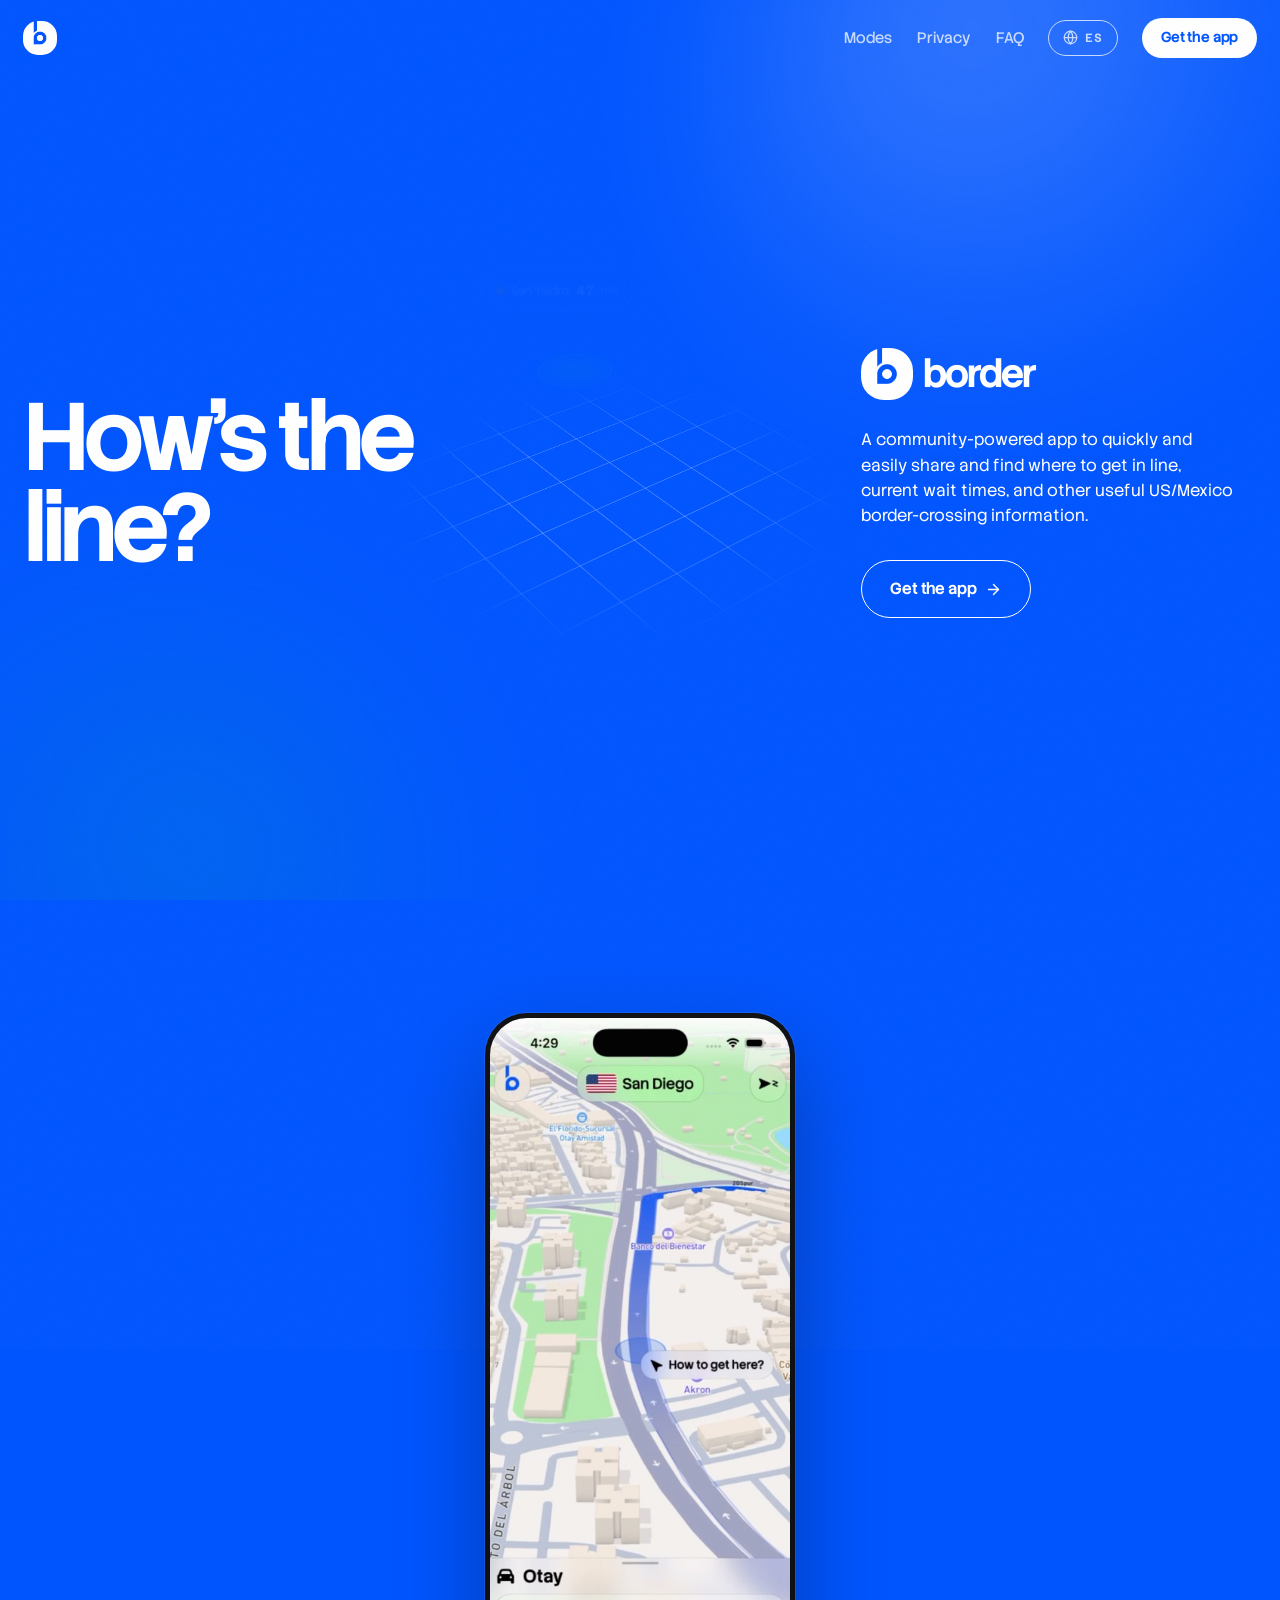
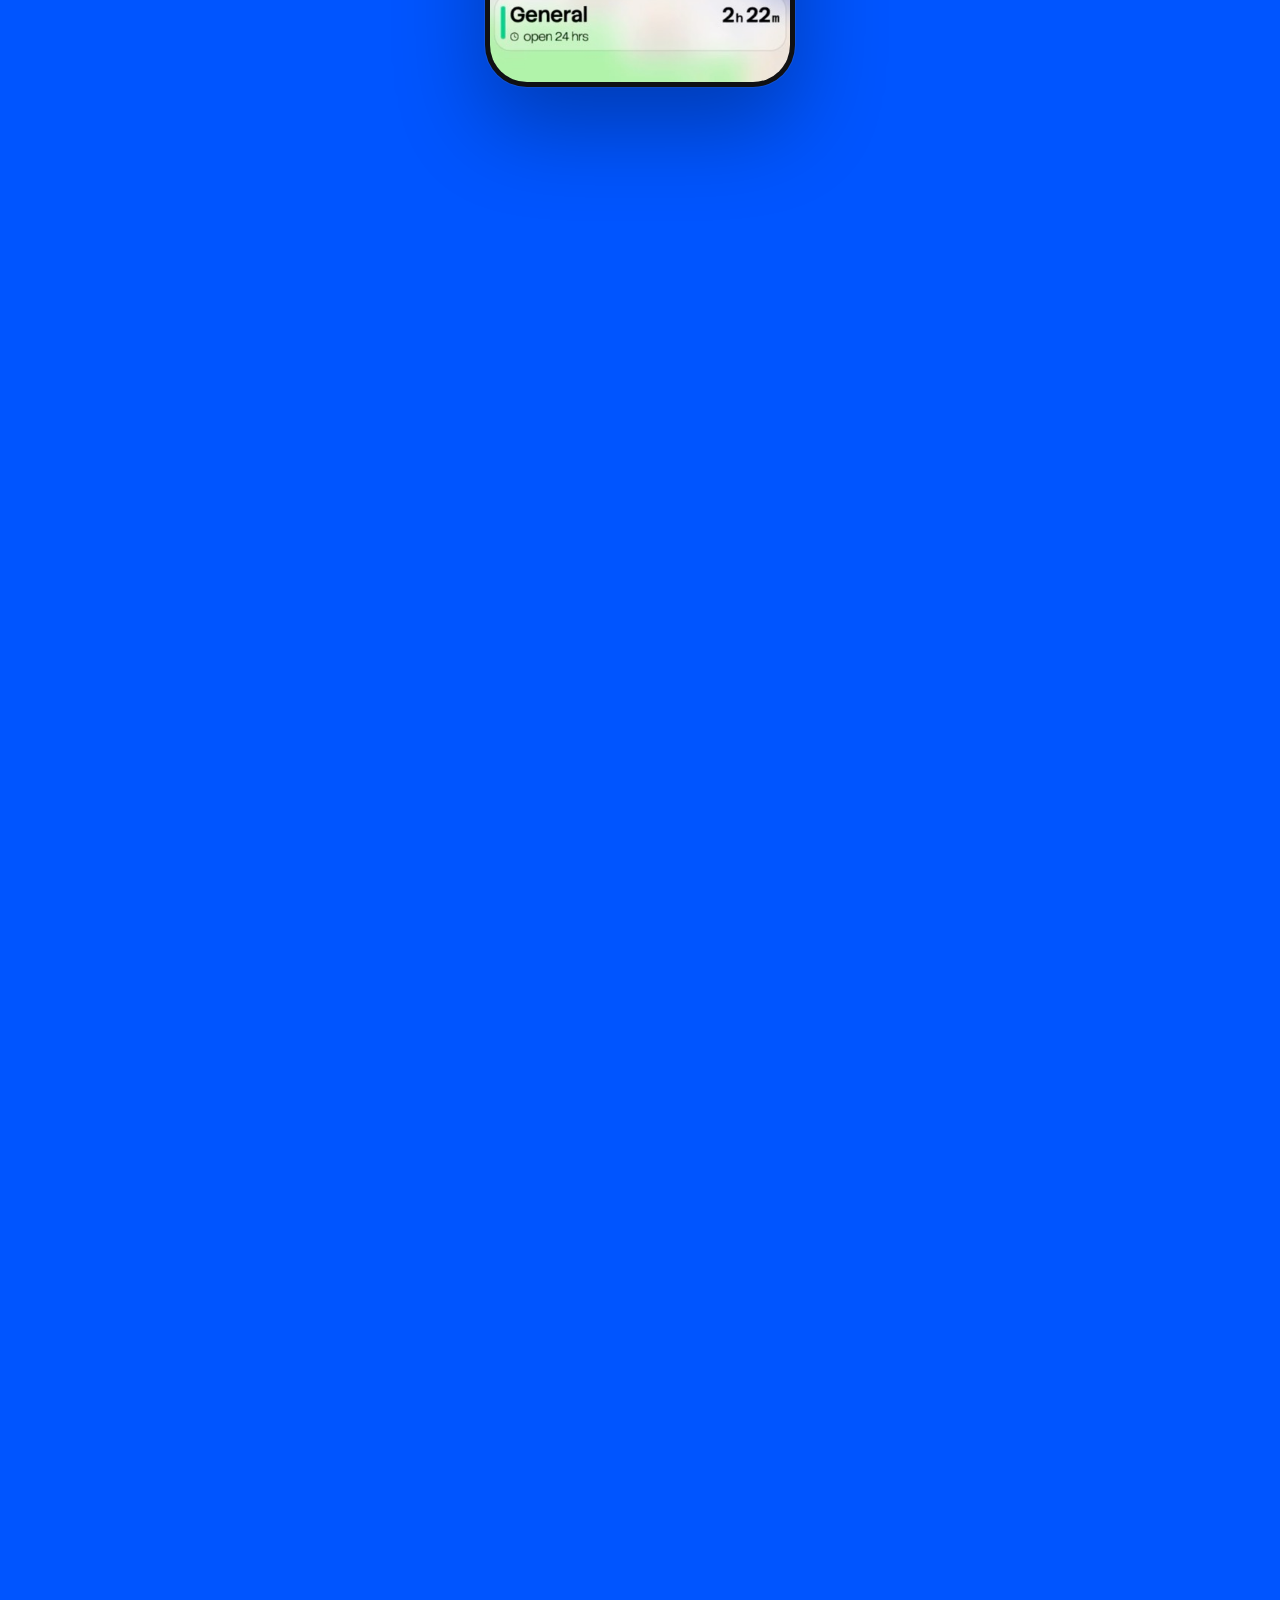
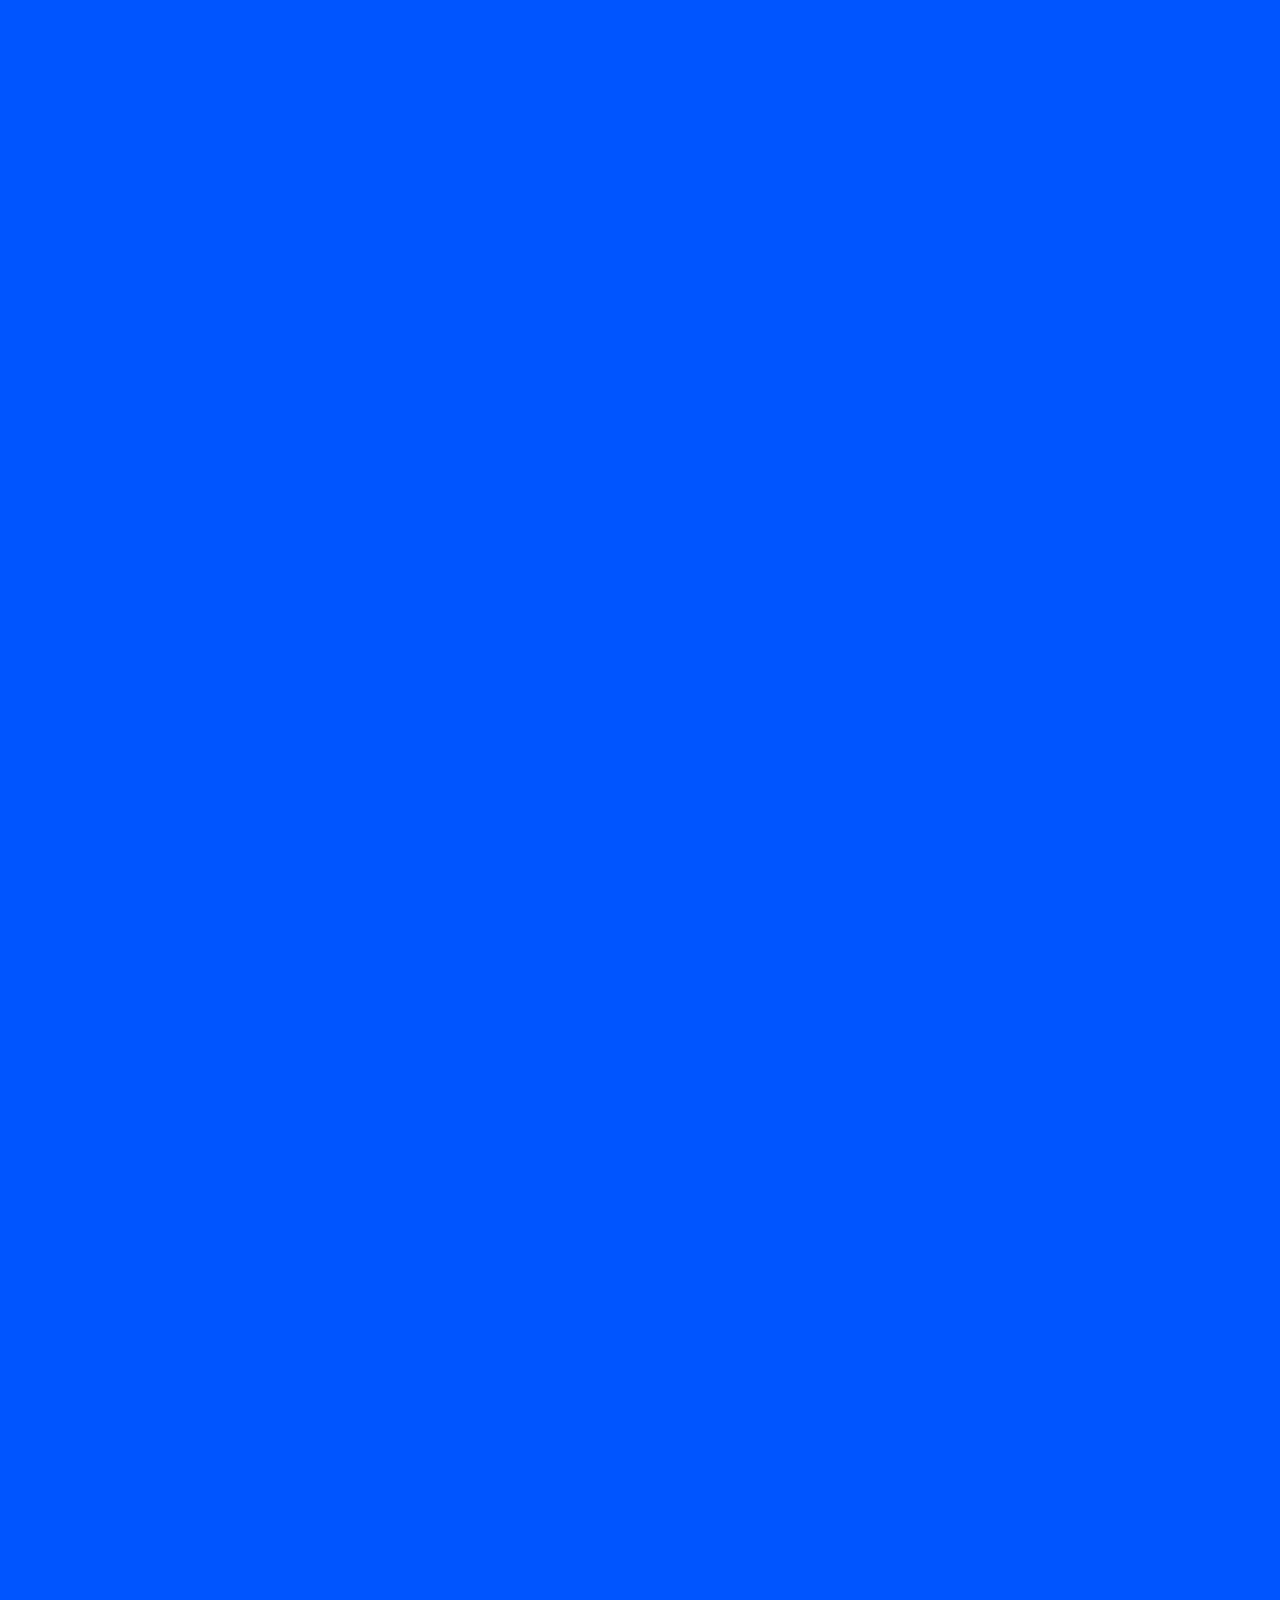
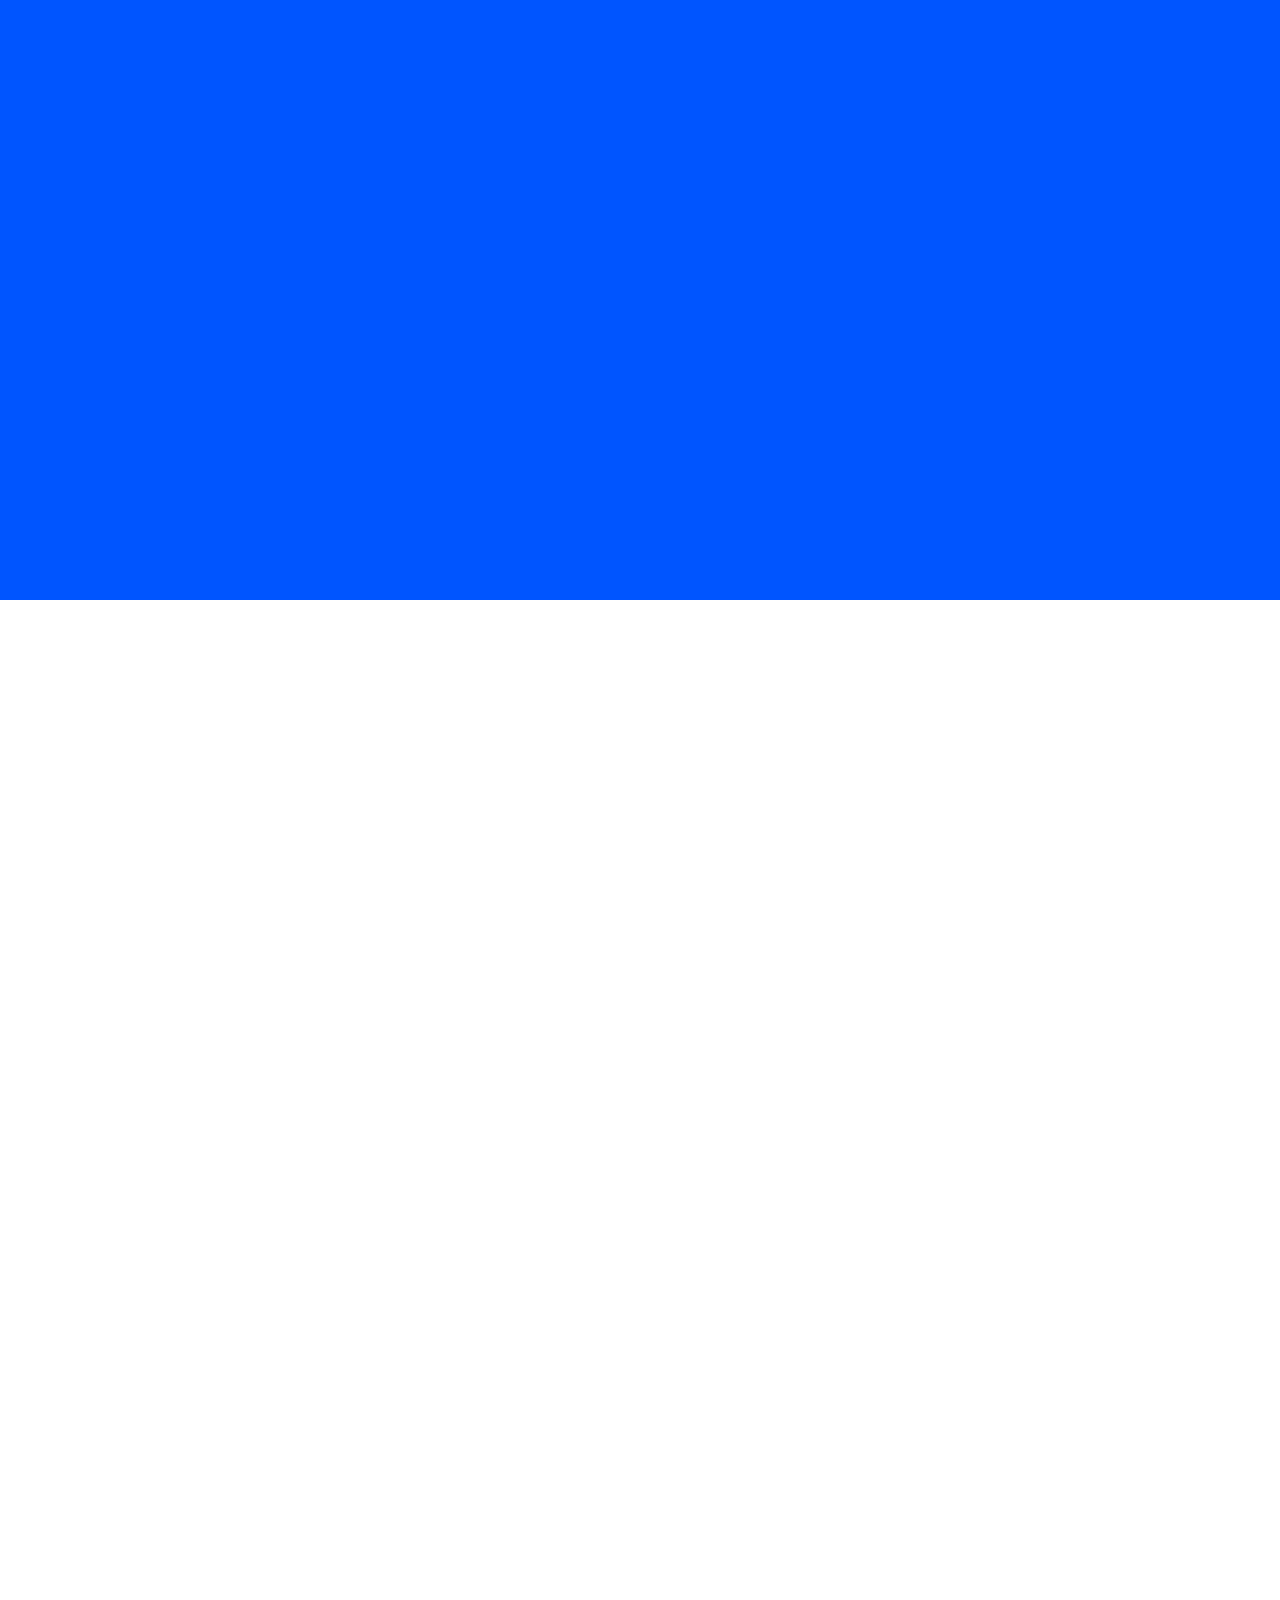
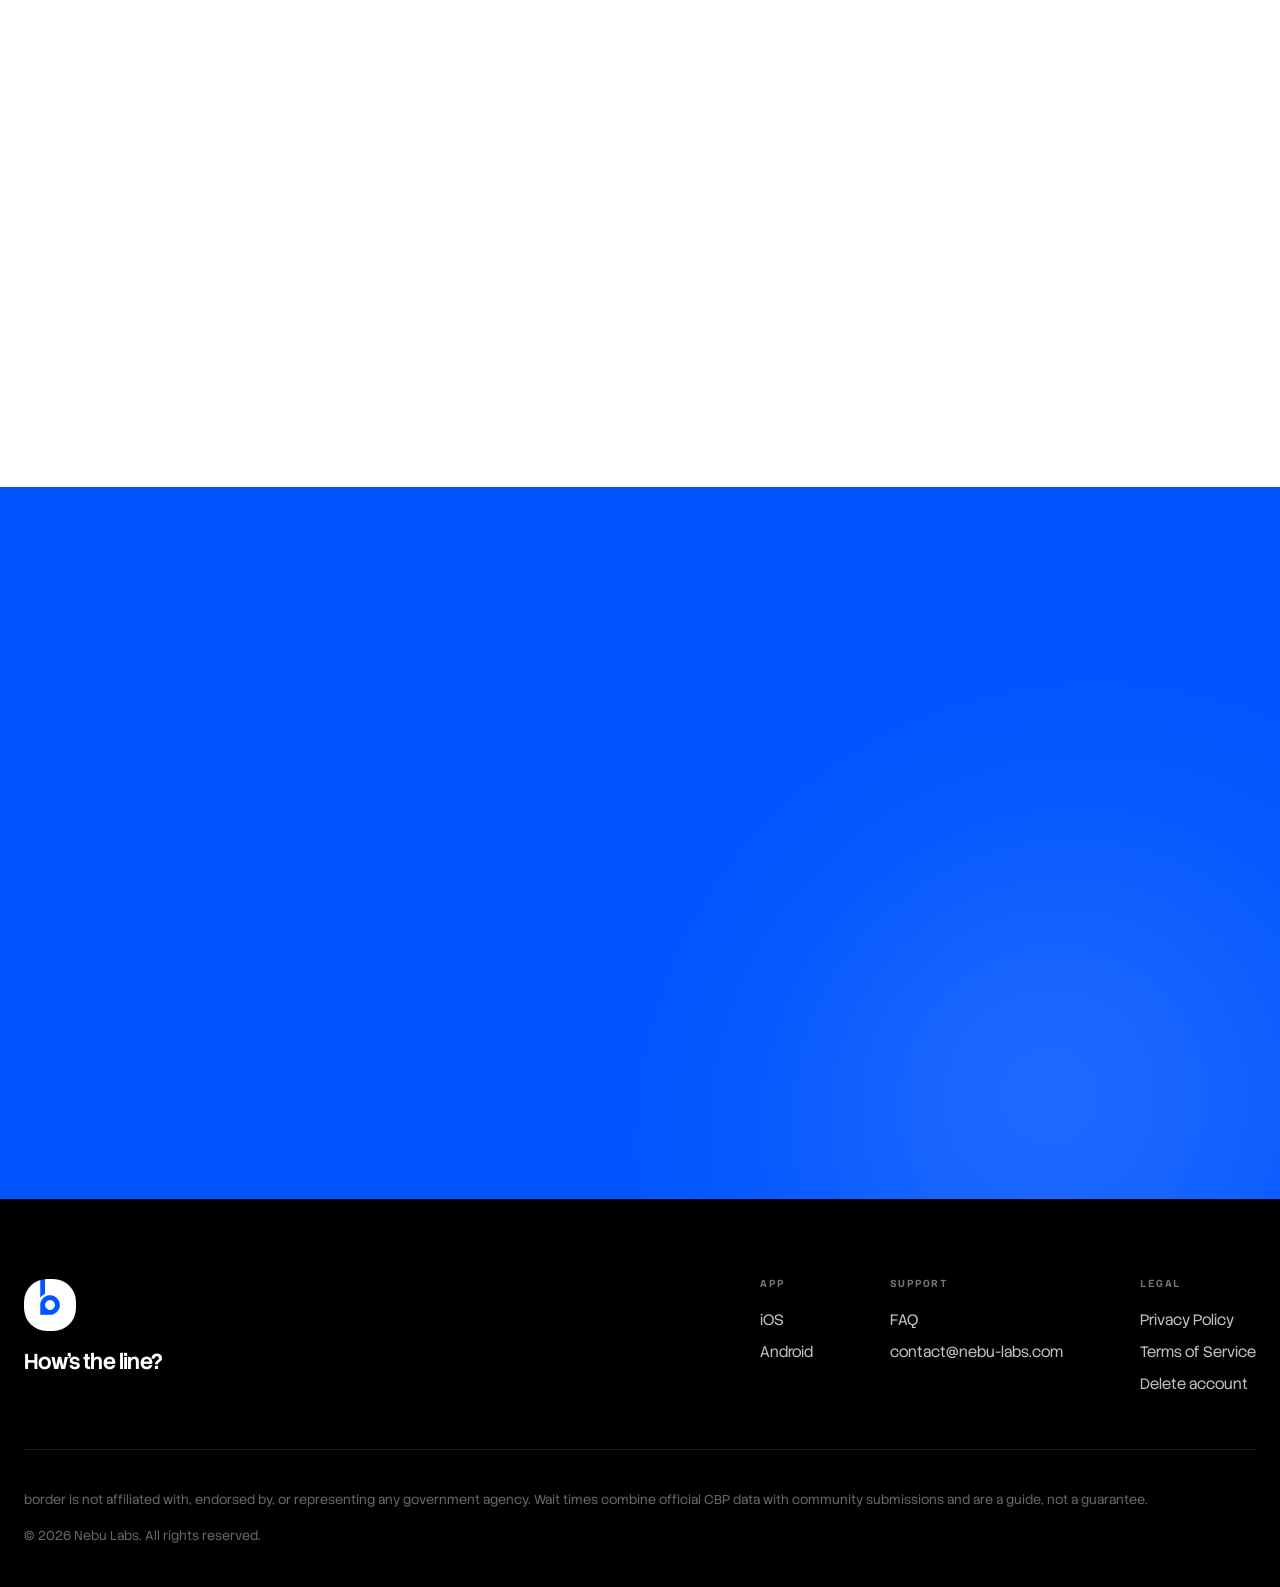
<file: download.html>
<!doctype html>
<html lang="en">
<head>
  <meta charset="utf-8" />
  <meta name="viewport" content="width=device-width, initial-scale=1" />
  <title>Download border</title>

  <!-- This URL is shared from inside the app (drawer/content.tsx) and is
       linked from elsewhere, so it must keep resolving. Rather than maintain a
       second copy of the store links, it forwards to the download section of
       the main page — one source of truth.

       meta refresh rather than JS: GitHub Pages has no server-side redirects,
       and this still works with JS disabled. The canonical tag keeps search
       engines pointed at the real page instead of indexing this stub. -->
  <meta http-equiv="refresh" content="0; url=./#download" />
  <link rel="canonical" href="https://nebu-labs.com/border/" />
  <meta name="robots" content="noindex" />

  <style>
    :root{ --bg:#ffffff; --fg:#0b0d12; --brand:#0055ff; }
    @media (prefers-color-scheme: dark){ :root{ --bg:#0b0d12; --fg:#f2f4f8; } }
    body{
      background:var(--bg); color:var(--fg); margin:0; min-height:100svh;
      display:grid; place-items:center; text-align:center; padding:24px;
      font:16px/1.6 -apple-system,BlinkMacSystemFont,"Segoe UI",Roboto,Helvetica,Arial,sans-serif;
    }
    a{ color:var(--brand) }
  </style>
</head>
<body>
  <!-- Only seen if the refresh is blocked. -->
  <p>Taking you to the download options… <a href="./#download">Continue</a></p>
</body>
</html>
</file>
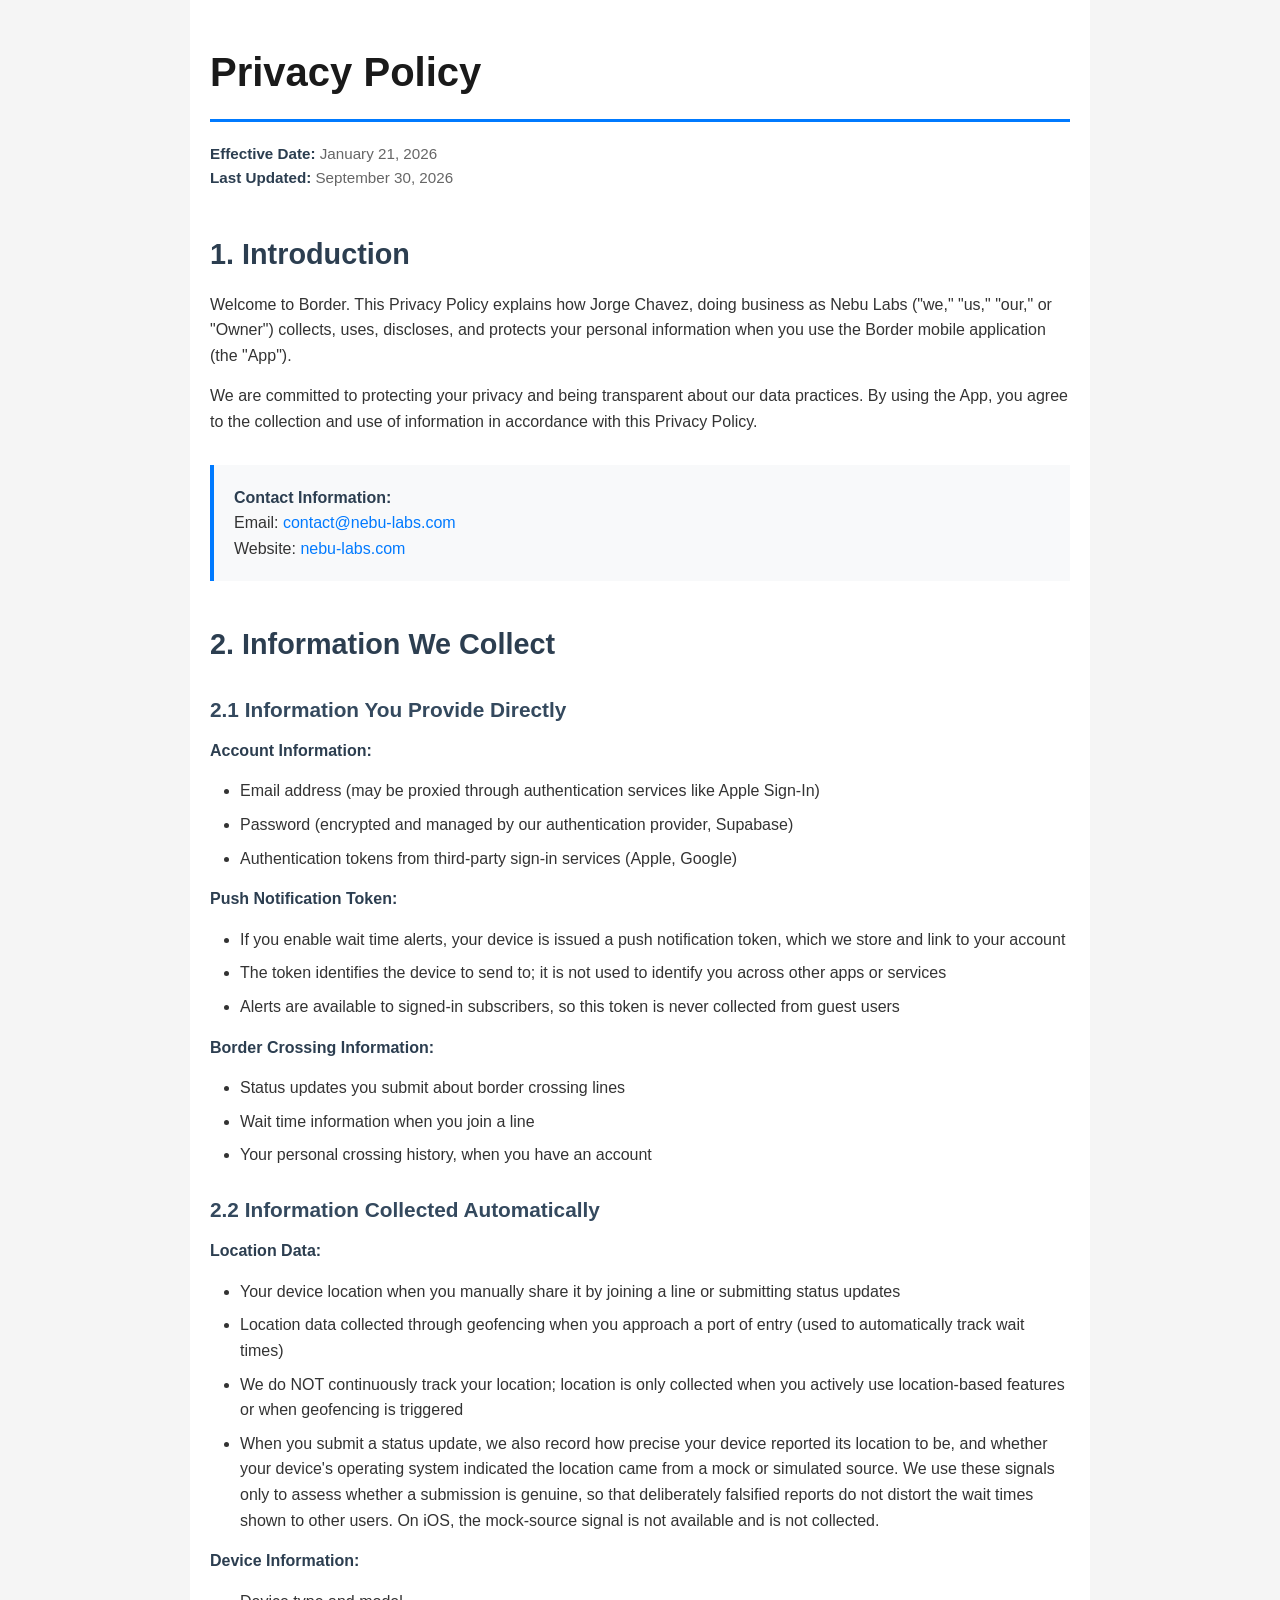
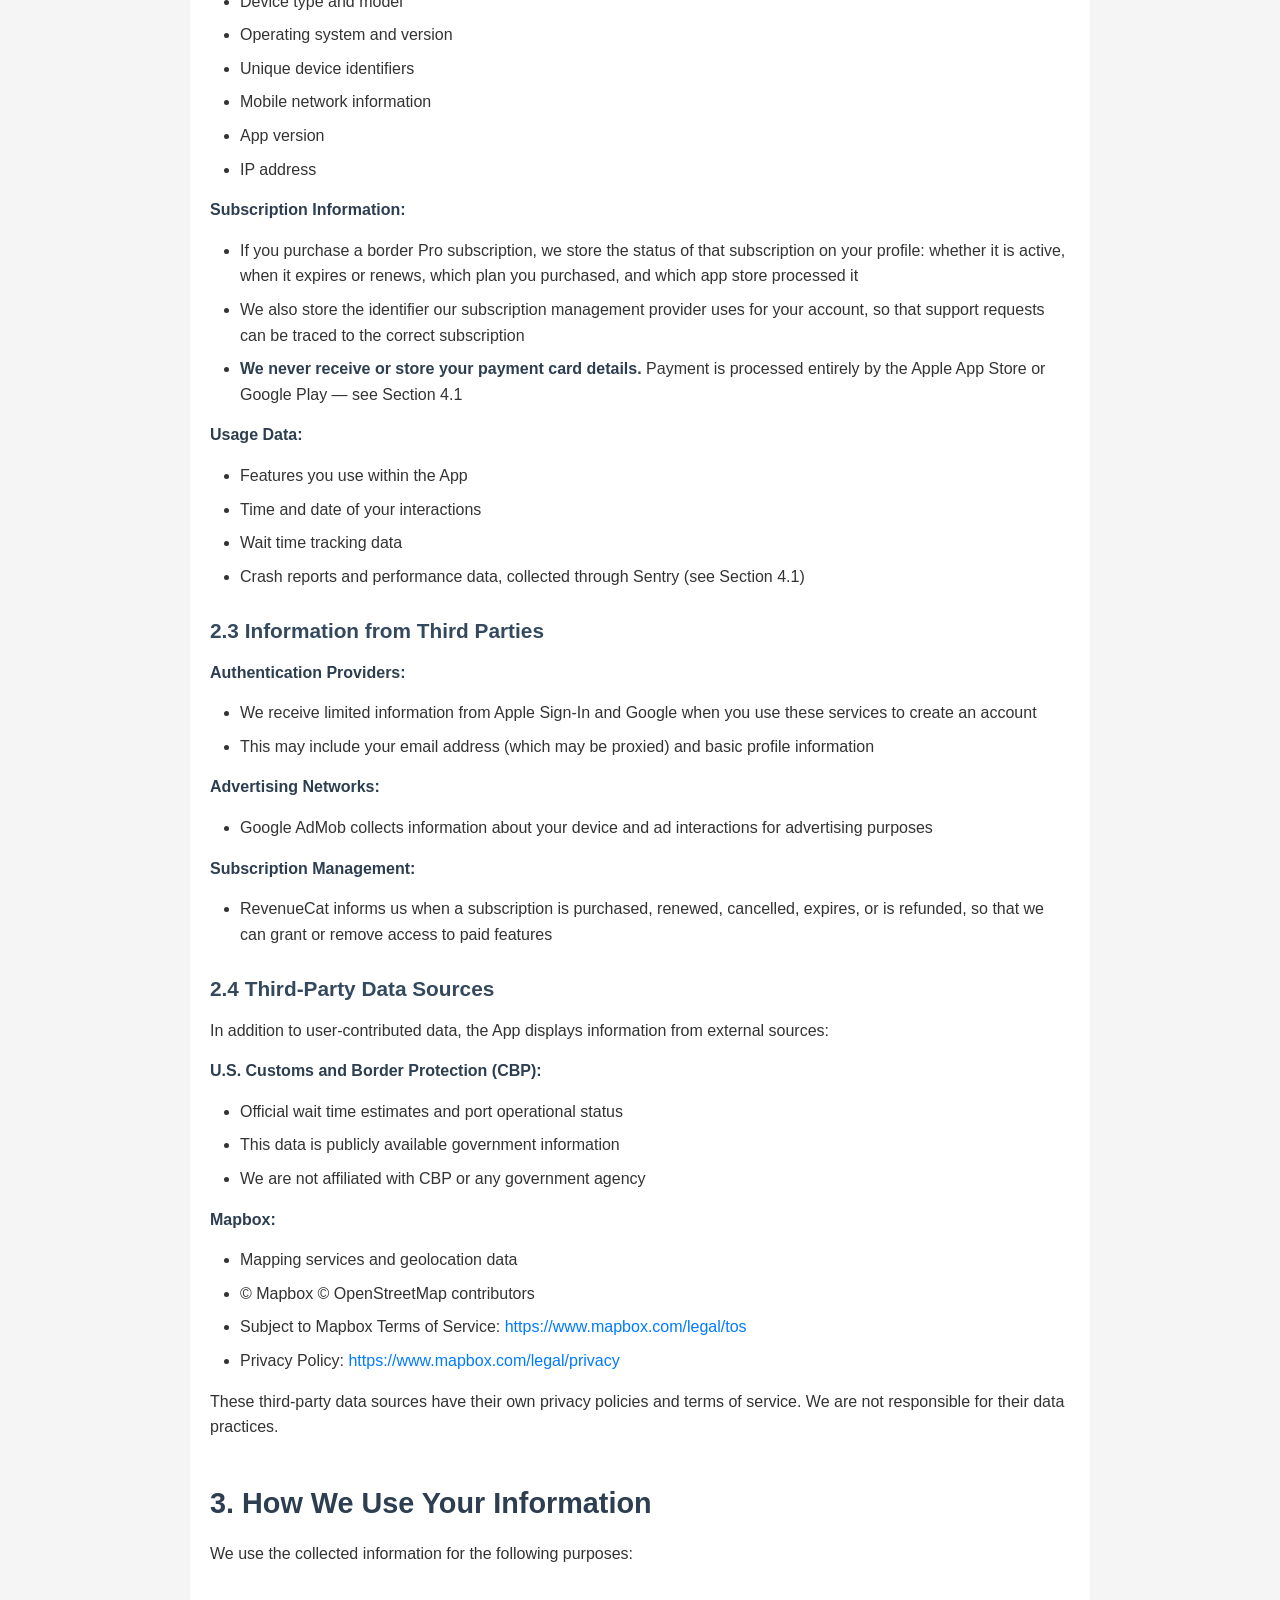
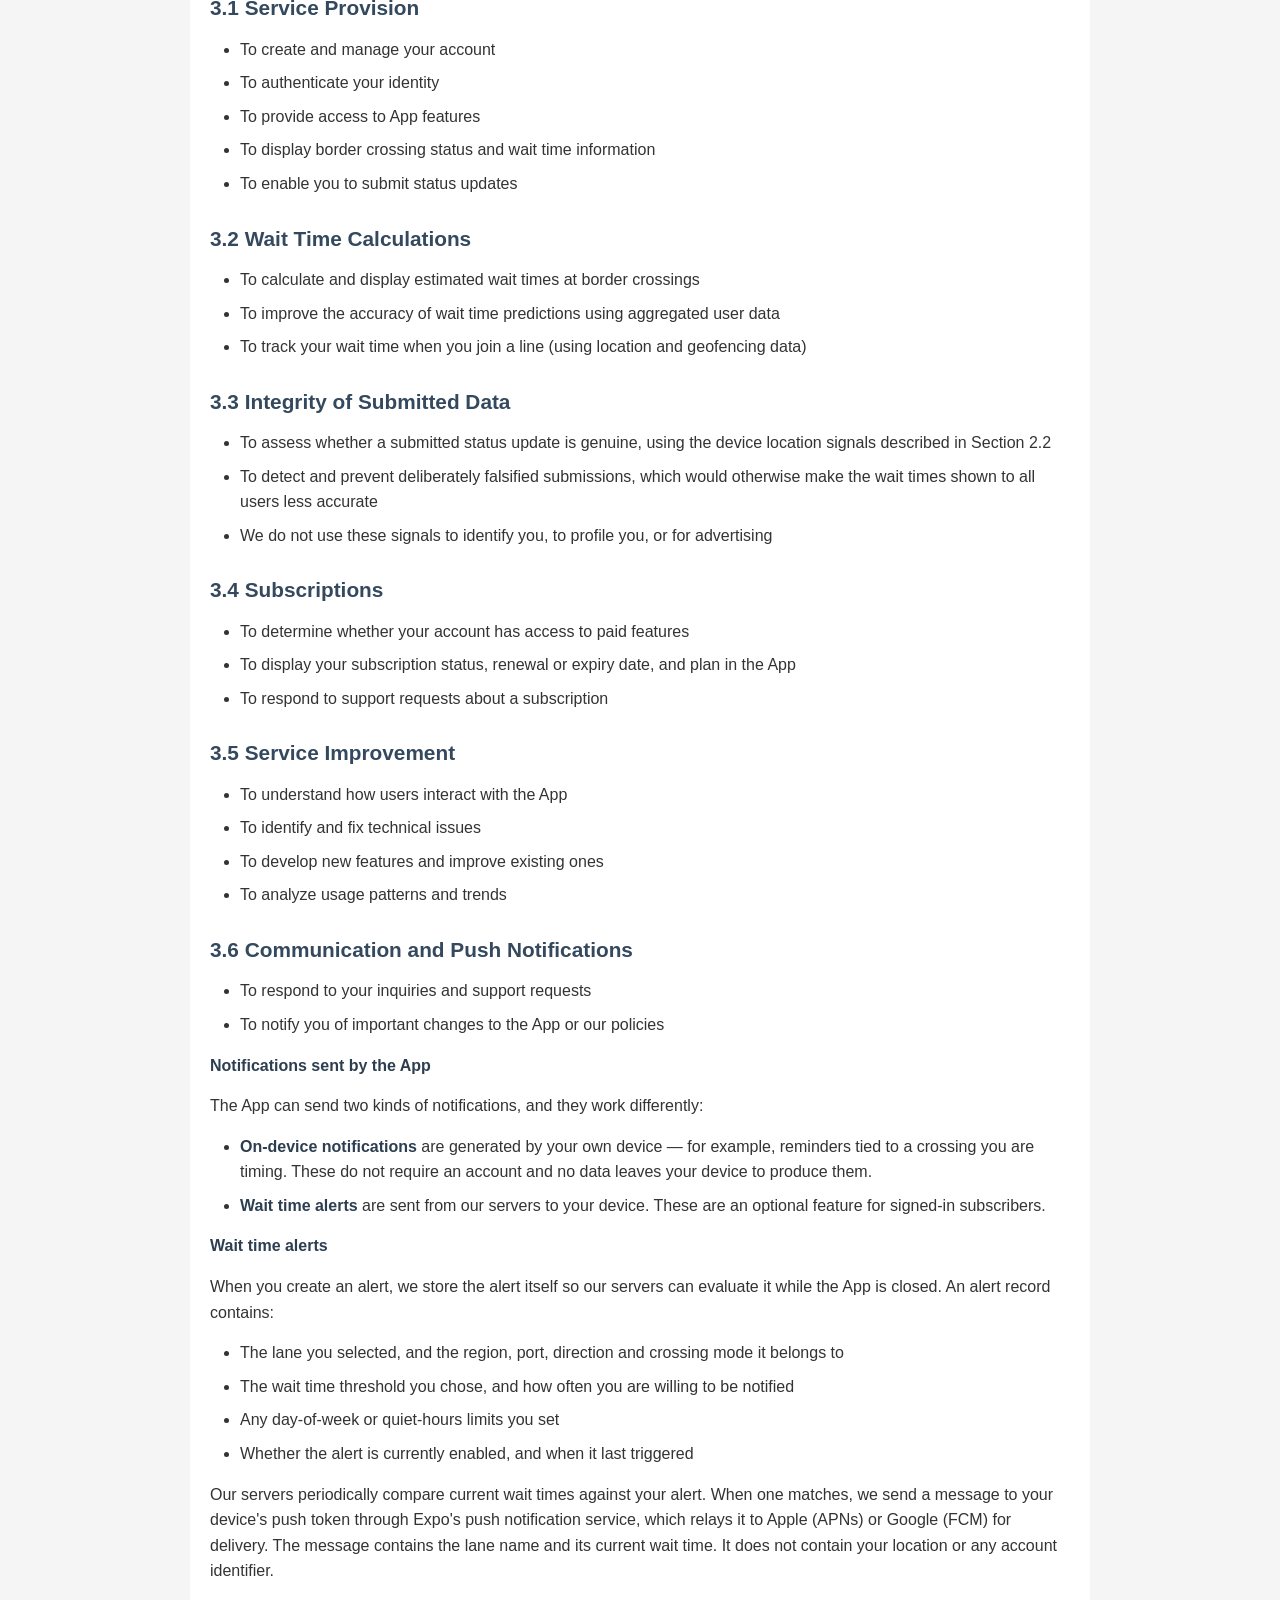
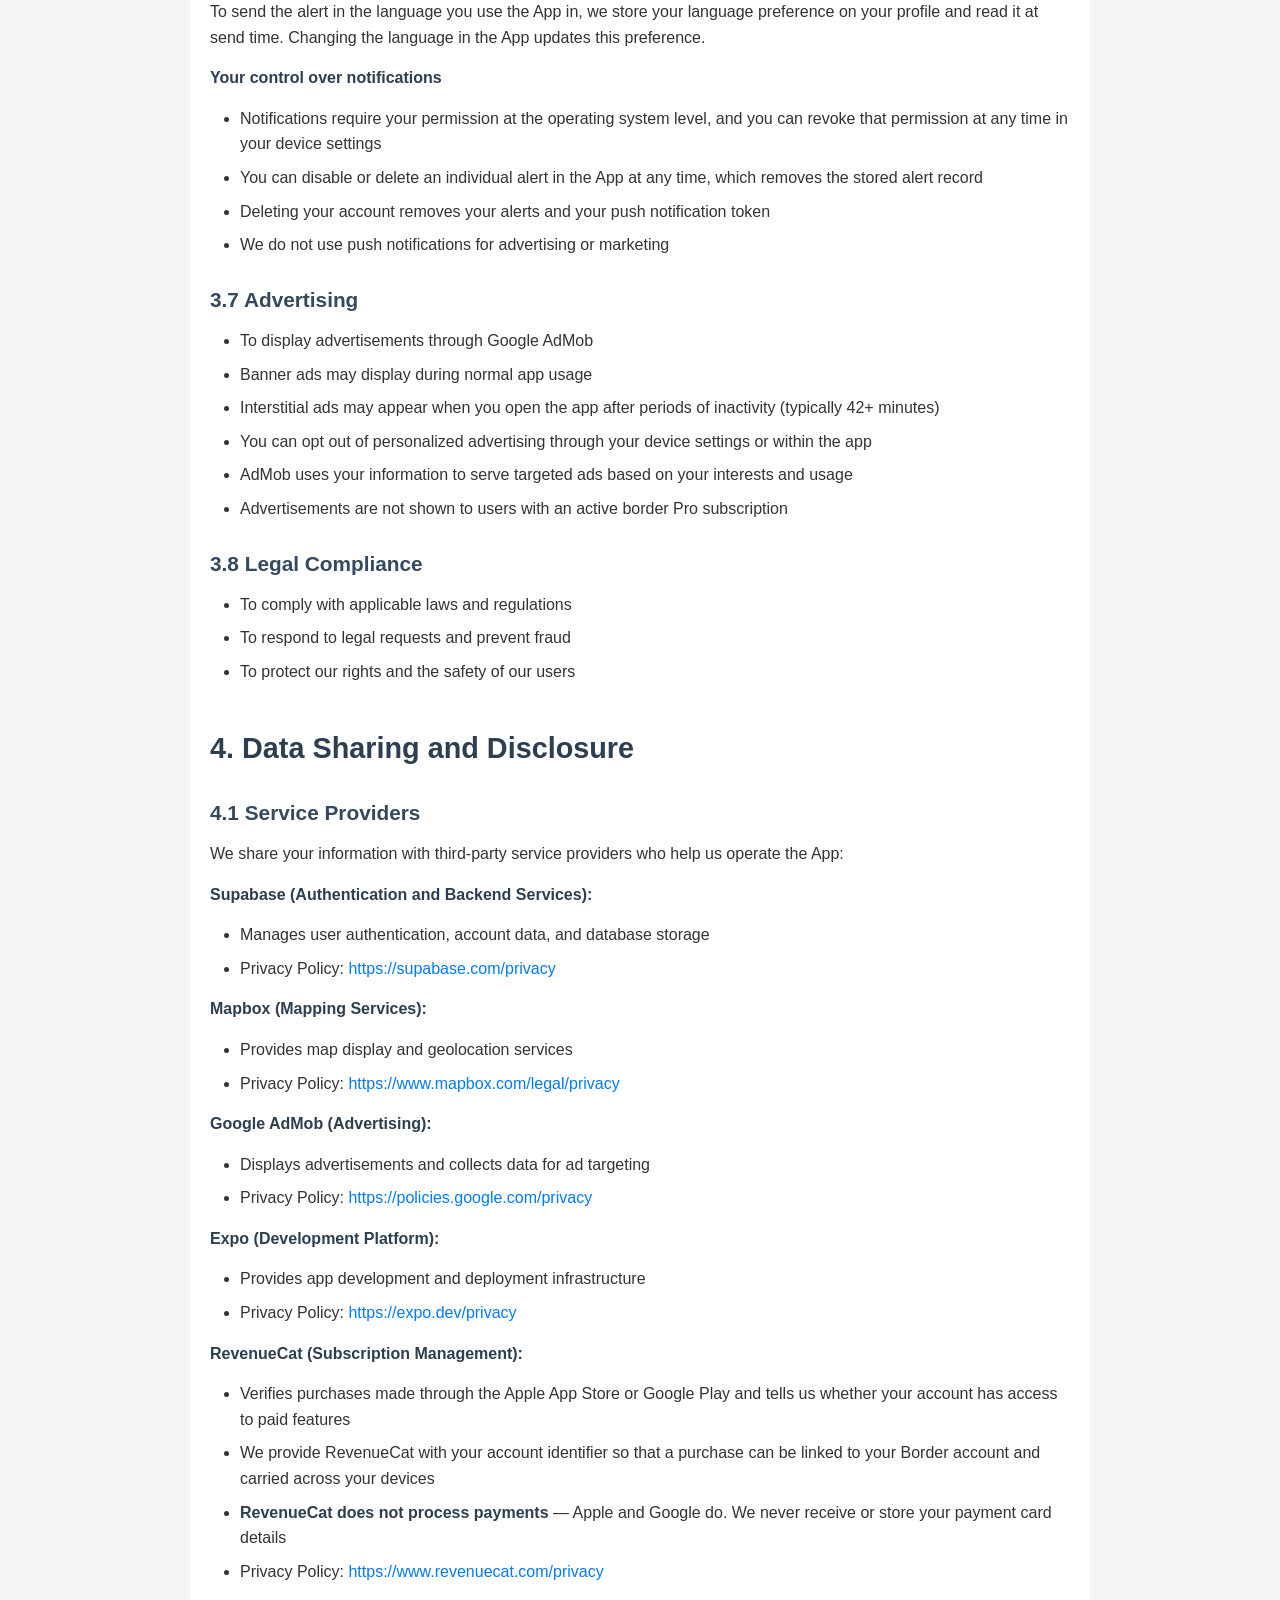
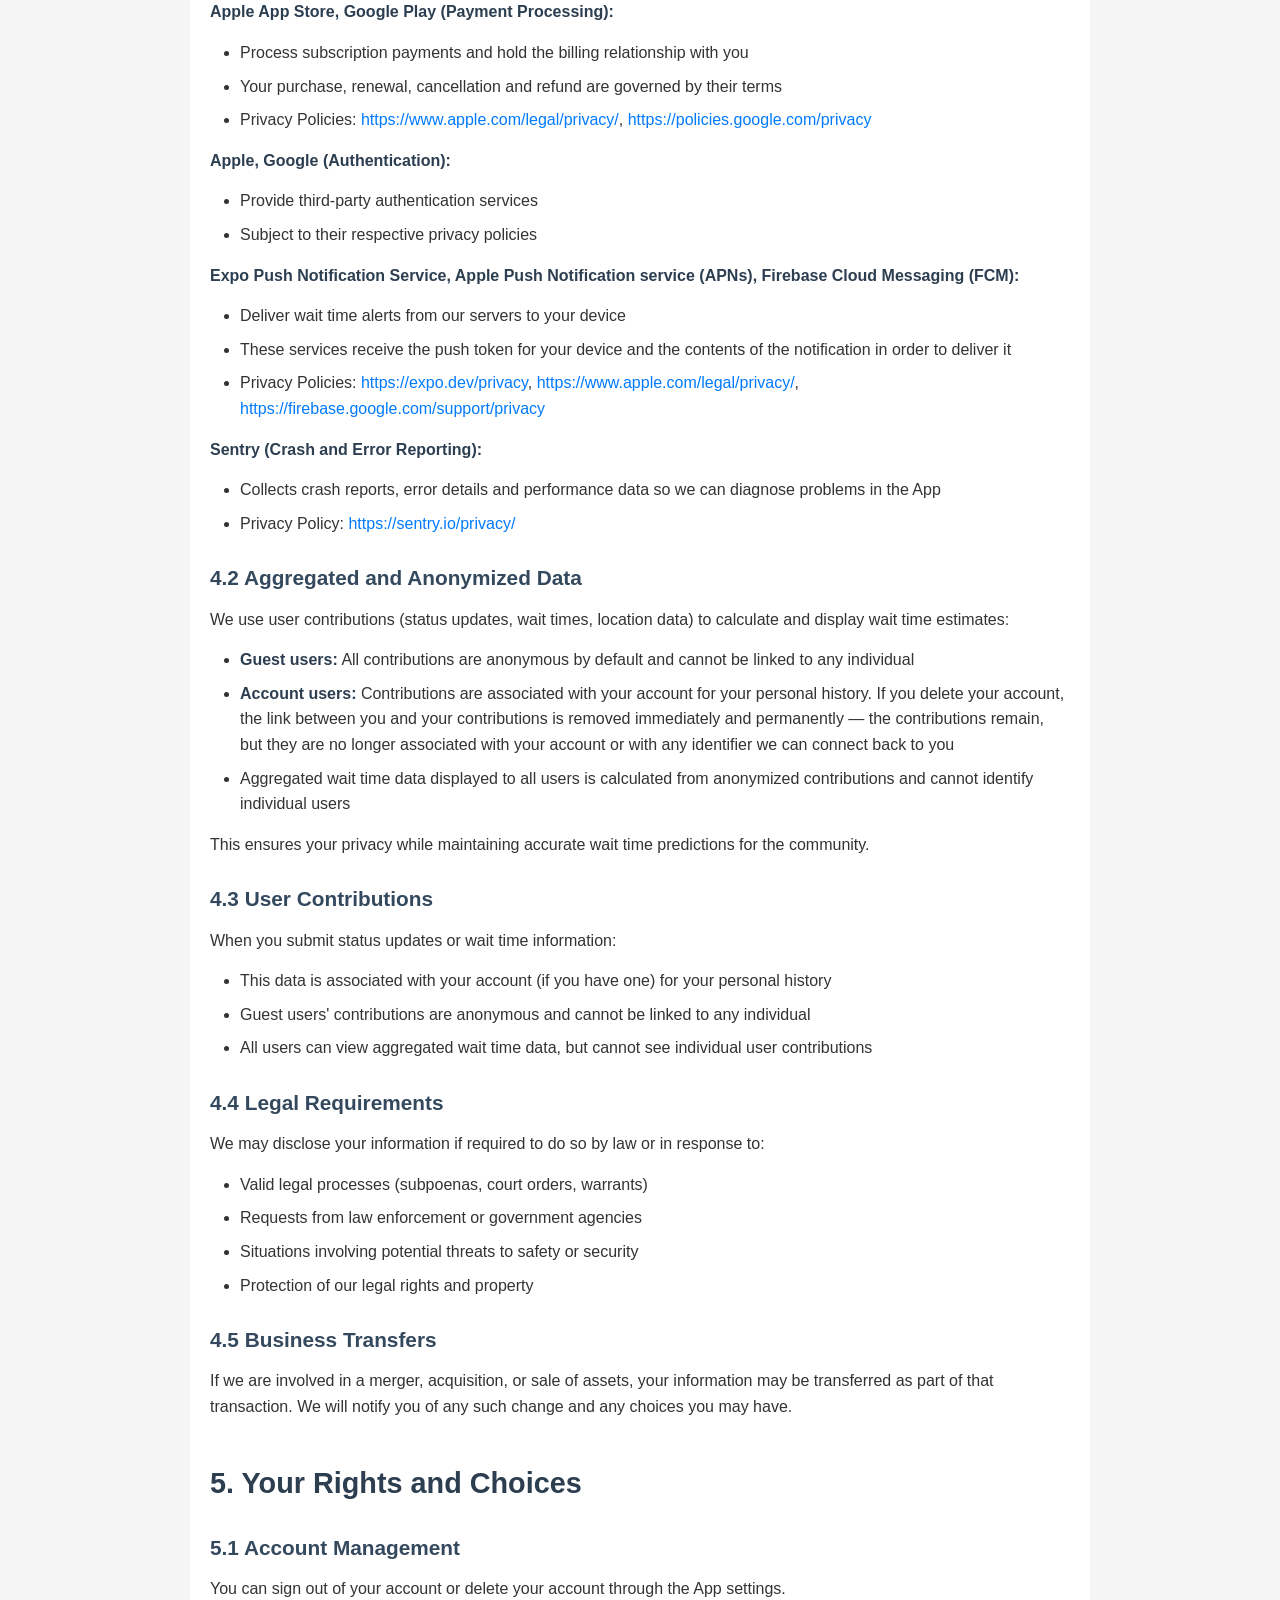
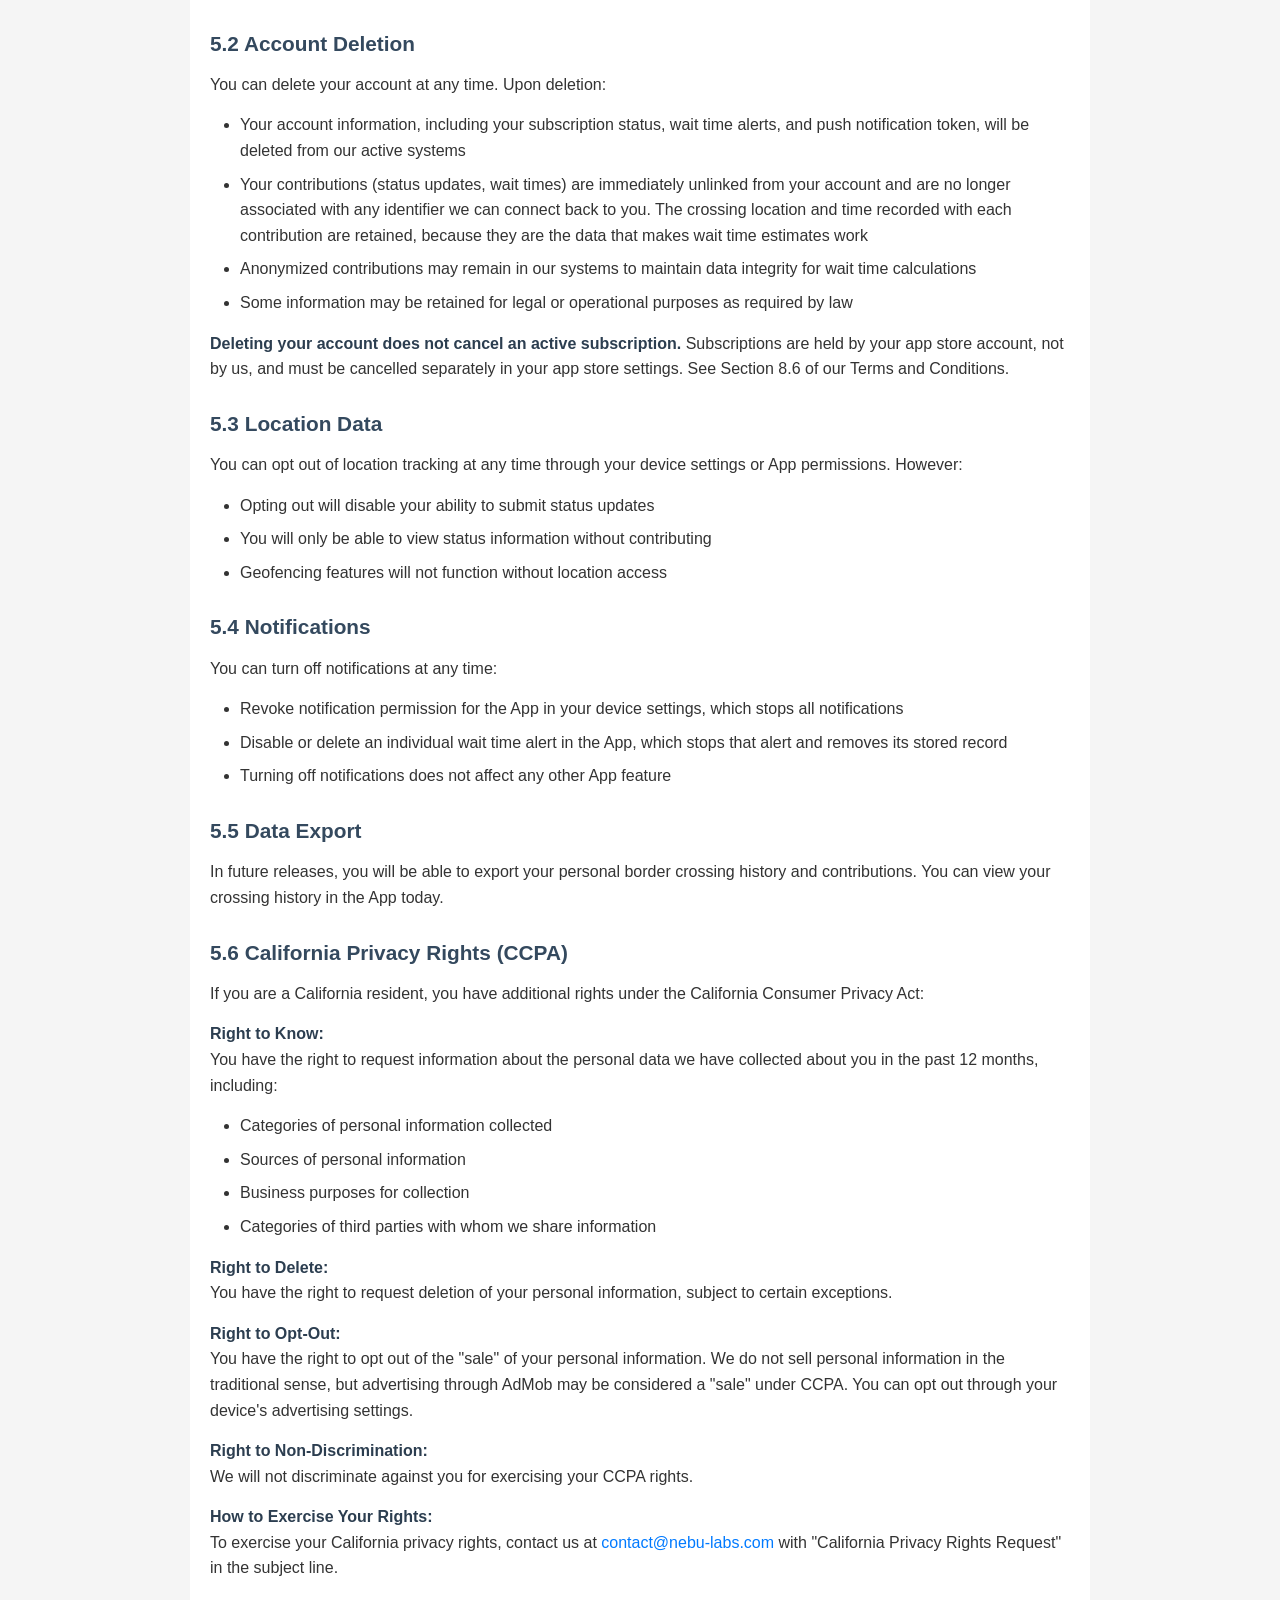
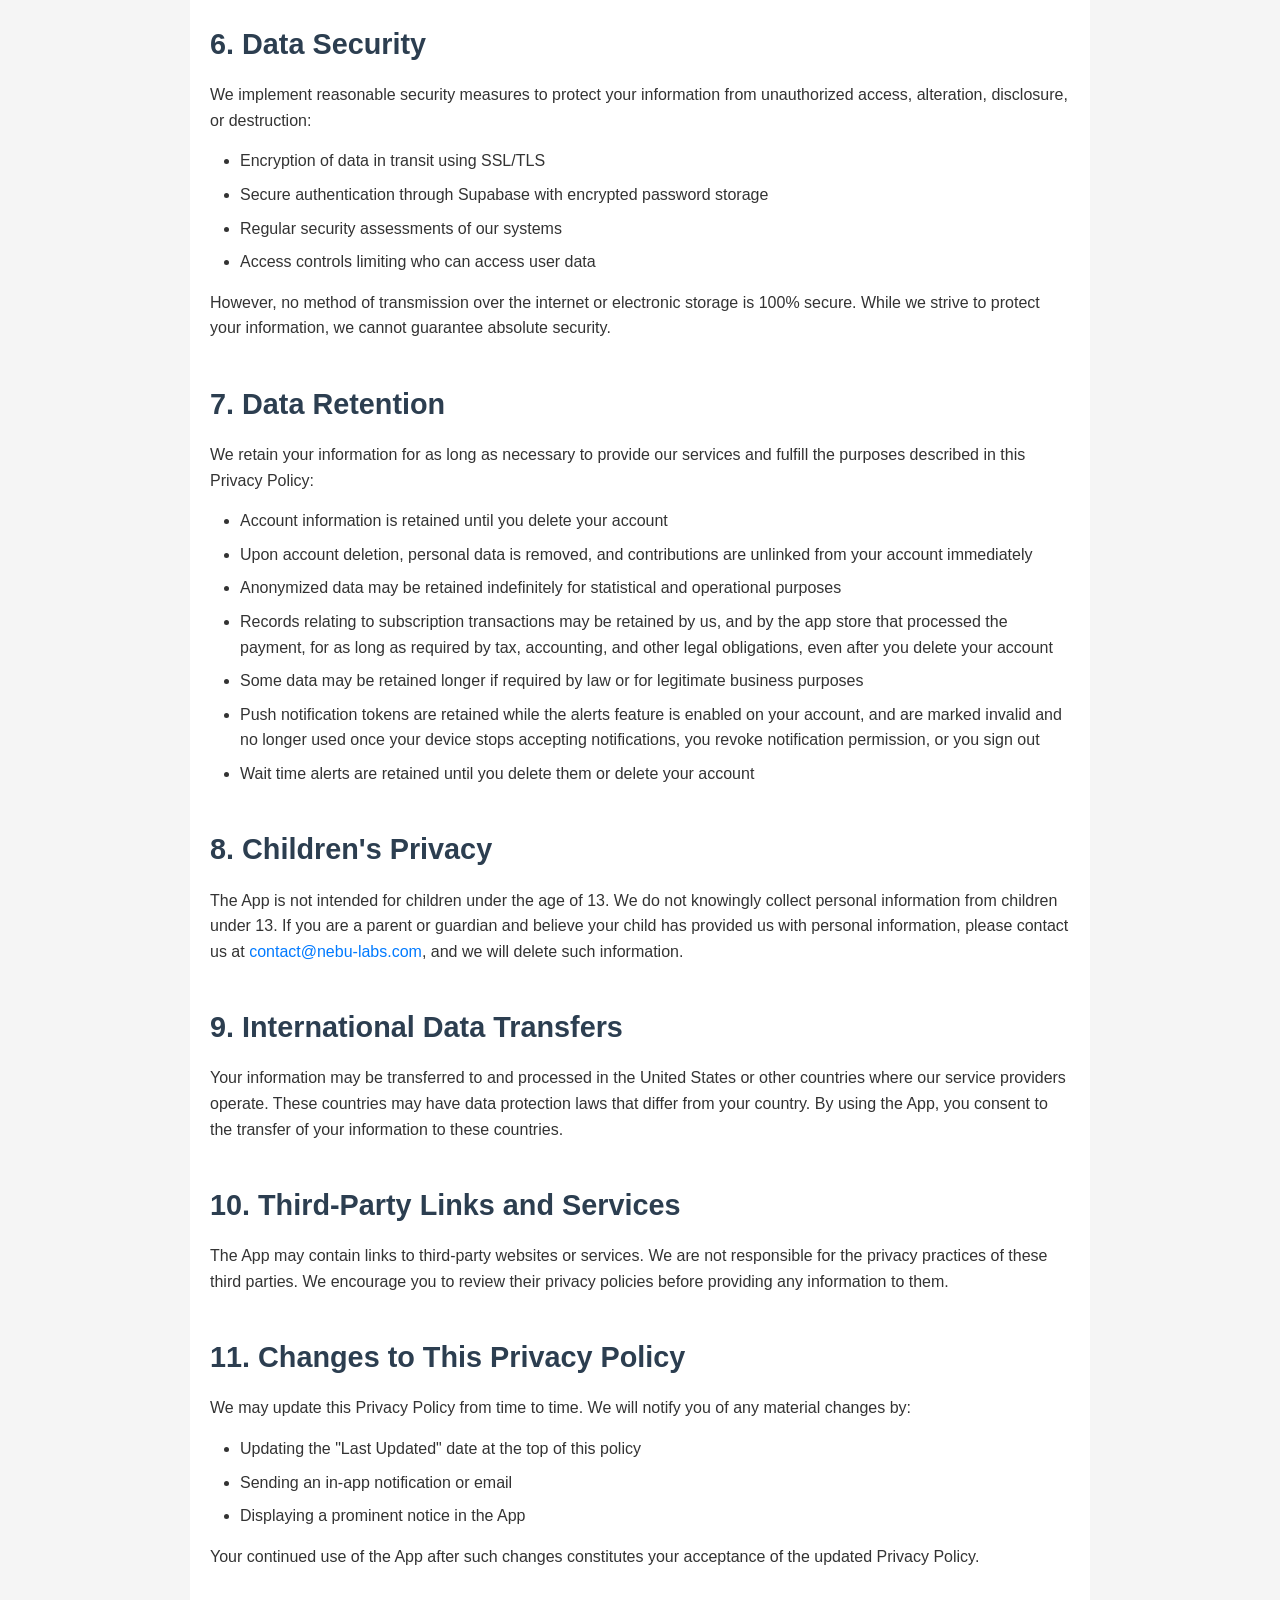
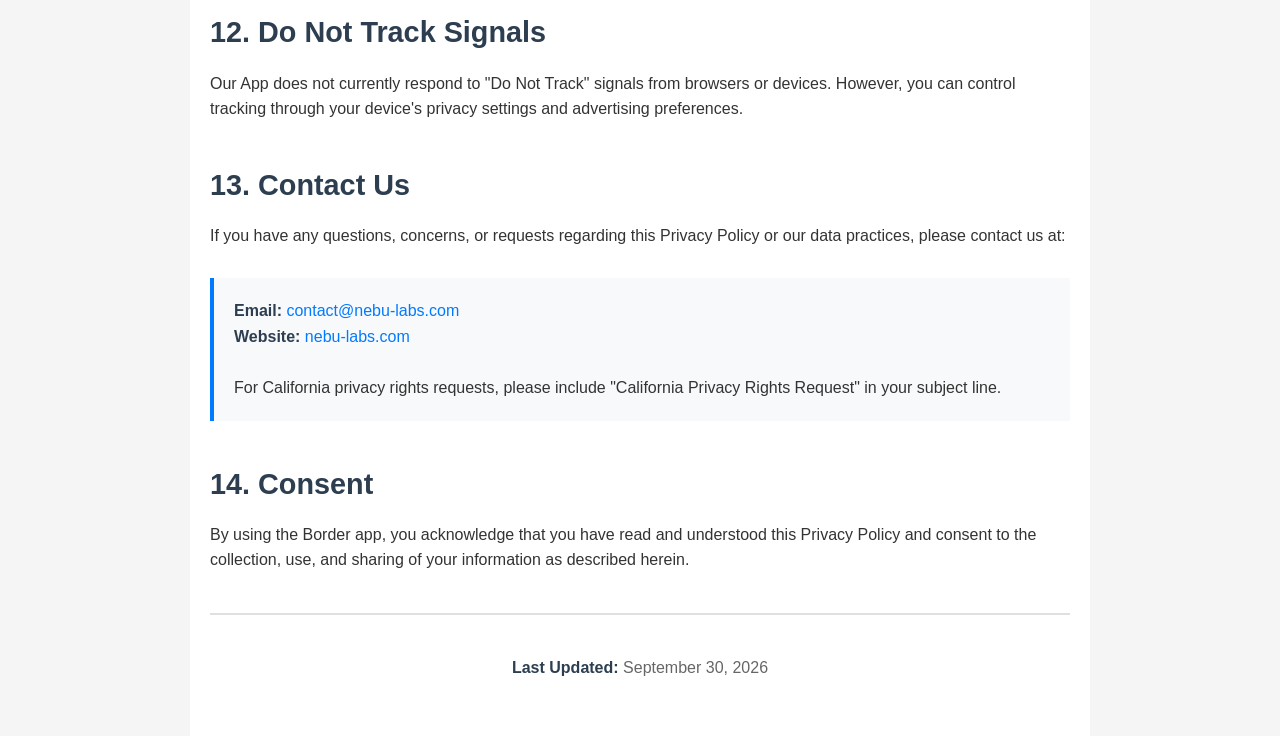
<file: privacy.html>
<!DOCTYPE html>
<html lang="en">
<head>
    <meta charset="UTF-8">
    <meta name="viewport" content="width=device-width, initial-scale=1.0">
    <title>Privacy Policy - Border App</title>
    <style>
        * {
            margin: 0;
            padding: 0;
            box-sizing: border-box;
        }
        
        body {
            font-family: -apple-system, BlinkMacSystemFont, 'Segoe UI', 'Helvetica', 'Arial', sans-serif;
            line-height: 1.6;
            color: #333;
            background: #f5f5f5;
        }
        
        .container {
            max-width: 900px;
            margin: 0 auto;
            padding: 40px 20px;
            background: white;
            min-height: 100vh;
        }
        
        h1 {
            font-size: 2.5em;
            margin-bottom: 20px;
            color: #1a1a1a;
            border-bottom: 3px solid #007AFF;
            padding-bottom: 15px;
        }
        
        .meta {
            color: #666;
            margin-bottom: 40px;
            font-size: 0.95em;
        }
        
        h2 {
            font-size: 1.8em;
            margin-top: 40px;
            margin-bottom: 15px;
            color: #2c3e50;
        }
        
        h3 {
            font-size: 1.3em;
            margin-top: 25px;
            margin-bottom: 12px;
            color: #34495e;
        }
        
        p {
            margin-bottom: 15px;
        }
        
        ul, ol {
            margin-left: 30px;
            margin-bottom: 15px;
        }
        
        li {
            margin-bottom: 8px;
        }
        
        strong {
            color: #2c3e50;
        }
        
        a {
            color: #007AFF;
            text-decoration: none;
        }
        
        a:hover {
            text-decoration: underline;
        }
        
        .contact-box {
            background: #f8f9fa;
            border-left: 4px solid #007AFF;
            padding: 20px;
            margin: 30px 0;
        }
        
        hr {
            border: none;
            border-top: 2px solid #e0e0e0;
            margin: 40px 0;
        }
        
        @media (max-width: 768px) {
            .container {
                padding: 20px 15px;
            }
            
            h1 {
                font-size: 2em;
            }
            
            h2 {
                font-size: 1.5em;
            }
        }
    </style>
</head>
<body>
    <div class="container">
        <h1>Privacy Policy</h1>
        
        <div class="meta">
            <strong>Effective Date:</strong> January 21, 2026<br>
            <strong>Last Updated:</strong> September 30, 2026
        </div>

        <h2>1. Introduction</h2>
        <p>Welcome to Border. This Privacy Policy explains how Jorge Chavez, doing business as Nebu Labs ("we," "us," "our," or "Owner") collects, uses, discloses, and protects your personal information when you use the Border mobile application (the "App").</p>
        
        <p>We are committed to protecting your privacy and being transparent about our data practices. By using the App, you agree to the collection and use of information in accordance with this Privacy Policy.</p>
        
        <div class="contact-box">
            <strong>Contact Information:</strong><br>
            Email: <a href="mailto:contact@nebu-labs.com">contact@nebu-labs.com</a><br>
            Website: <a href="https://nebu-labs.com">nebu-labs.com</a>
        </div>

        <h2>2. Information We Collect</h2>

        <h3>2.1 Information You Provide Directly</h3>
        <p><strong>Account Information:</strong></p>
        <ul>
            <li>Email address (may be proxied through authentication services like Apple Sign-In)</li>
            <li>Password (encrypted and managed by our authentication provider, Supabase)</li>
            <li>Authentication tokens from third-party sign-in services (Apple, Google)</li>
        </ul>

        <p><strong>Push Notification Token:</strong></p>
        <ul>
            <li>If you enable wait time alerts, your device is issued a push notification token, which we store and link to your account</li>
            <li>The token identifies the device to send to; it is not used to identify you across other apps or services</li>
            <li>Alerts are available to signed-in subscribers, so this token is never collected from guest users</li>
        </ul>

        <p><strong>Border Crossing Information:</strong></p>
        <ul>
            <li>Status updates you submit about border crossing lines</li>
            <li>Wait time information when you join a line</li>
            <li>Your personal crossing history, when you have an account</li>
        </ul>

        <h3>2.2 Information Collected Automatically</h3>
        <p><strong>Location Data:</strong></p>
        <ul>
            <li>Your device location when you manually share it by joining a line or submitting status updates</li>
            <li>Location data collected through geofencing when you approach a port of entry (used to automatically track wait times)</li>
            <li>We do NOT continuously track your location; location is only collected when you actively use location-based features or when geofencing is triggered</li>
            <li>When you submit a status update, we also record how precise your device reported its location to be, and whether your device's operating system indicated the location came from a mock or simulated source. We use these signals only to assess whether a submission is genuine, so that deliberately falsified reports do not distort the wait times shown to other users. On iOS, the mock-source signal is not available and is not collected.</li>
        </ul>

        <p><strong>Device Information:</strong></p>
        <ul>
            <li>Device type and model</li>
            <li>Operating system and version</li>
            <li>Unique device identifiers</li>
            <li>Mobile network information</li>
            <li>App version</li>
            <li>IP address</li>
        </ul>

        <p><strong>Subscription Information:</strong></p>
        <ul>
            <li>If you purchase a border Pro subscription, we store the status of that subscription on your profile: whether it is active, when it expires or renews, which plan you purchased, and which app store processed it</li>
            <li>We also store the identifier our subscription management provider uses for your account, so that support requests can be traced to the correct subscription</li>
            <li><strong>We never receive or store your payment card details.</strong> Payment is processed entirely by the Apple App Store or Google Play — see Section 4.1</li>
        </ul>

        <p><strong>Usage Data:</strong></p>
        <ul>
            <li>Features you use within the App</li>
            <li>Time and date of your interactions</li>
            <li>Wait time tracking data</li>
            <li>Crash reports and performance data, collected through Sentry (see Section 4.1)</li>
        </ul>

        <h3>2.3 Information from Third Parties</h3>
        <p><strong>Authentication Providers:</strong></p>
        <ul>
            <li>We receive limited information from Apple Sign-In and Google when you use these services to create an account</li>
            <li>This may include your email address (which may be proxied) and basic profile information</li>
        </ul>

        <p><strong>Advertising Networks:</strong></p>
        <ul>
            <li>Google AdMob collects information about your device and ad interactions for advertising purposes</li>
        </ul>

        <p><strong>Subscription Management:</strong></p>
        <ul>
            <li>RevenueCat informs us when a subscription is purchased, renewed, cancelled, expires, or is refunded, so that we can grant or remove access to paid features</li>
        </ul>

        <h3>2.4 Third-Party Data Sources</h3>
        <p>In addition to user-contributed data, the App displays information from external sources:</p>

        <p><strong>U.S. Customs and Border Protection (CBP):</strong></p>
        <ul>
            <li>Official wait time estimates and port operational status</li>
            <li>This data is publicly available government information</li>
            <li>We are not affiliated with CBP or any government agency</li>
        </ul>

        <p><strong>Mapbox:</strong></p>
        <ul>
            <li>Mapping services and geolocation data</li>
            <li>&copy; Mapbox &copy; OpenStreetMap contributors</li>
            <li>Subject to Mapbox Terms of Service: <a href="https://www.mapbox.com/legal/tos" target="_blank">https://www.mapbox.com/legal/tos</a></li>
            <li>Privacy Policy: <a href="https://www.mapbox.com/legal/privacy" target="_blank">https://www.mapbox.com/legal/privacy</a></li>
        </ul>

        <p>These third-party data sources have their own privacy policies and terms of service. We are not responsible for their data practices.</p>

        <h2>3. How We Use Your Information</h2>
        <p>We use the collected information for the following purposes:</p>

        <h3>3.1 Service Provision</h3>
        <ul>
            <li>To create and manage your account</li>
            <li>To authenticate your identity</li>
            <li>To provide access to App features</li>
            <li>To display border crossing status and wait time information</li>
            <li>To enable you to submit status updates</li>
        </ul>

        <h3>3.2 Wait Time Calculations</h3>
        <ul>
            <li>To calculate and display estimated wait times at border crossings</li>
            <li>To improve the accuracy of wait time predictions using aggregated user data</li>
            <li>To track your wait time when you join a line (using location and geofencing data)</li>
        </ul>

        <h3>3.3 Integrity of Submitted Data</h3>
        <ul>
            <li>To assess whether a submitted status update is genuine, using the device location signals described in Section 2.2</li>
            <li>To detect and prevent deliberately falsified submissions, which would otherwise make the wait times shown to all users less accurate</li>
            <li>We do not use these signals to identify you, to profile you, or for advertising</li>
        </ul>

        <h3>3.4 Subscriptions</h3>
        <ul>
            <li>To determine whether your account has access to paid features</li>
            <li>To display your subscription status, renewal or expiry date, and plan in the App</li>
            <li>To respond to support requests about a subscription</li>
        </ul>

        <h3>3.5 Service Improvement</h3>
        <ul>
            <li>To understand how users interact with the App</li>
            <li>To identify and fix technical issues</li>
            <li>To develop new features and improve existing ones</li>
            <li>To analyze usage patterns and trends</li>
        </ul>

        <h3>3.6 Communication and Push Notifications</h3>
        <ul>
            <li>To respond to your inquiries and support requests</li>
            <li>To notify you of important changes to the App or our policies</li>
        </ul>

        <p><strong>Notifications sent by the App</strong></p>
        <p>The App can send two kinds of notifications, and they work differently:</p>
        <ul>
            <li><strong>On-device notifications</strong> are generated by your own device &mdash; for example, reminders tied to a crossing you are timing. These do not require an account and no data leaves your device to produce them.</li>
            <li><strong>Wait time alerts</strong> are sent from our servers to your device. These are an optional feature for signed-in subscribers.</li>
        </ul>

        <p><strong>Wait time alerts</strong></p>
        <p>When you create an alert, we store the alert itself so our servers can evaluate it while the App is closed. An alert record contains:</p>
        <ul>
            <li>The lane you selected, and the region, port, direction and crossing mode it belongs to</li>
            <li>The wait time threshold you chose, and how often you are willing to be notified</li>
            <li>Any day-of-week or quiet-hours limits you set</li>
            <li>Whether the alert is currently enabled, and when it last triggered</li>
        </ul>
        <p>Our servers periodically compare current wait times against your alert. When one matches, we send a message to your device's push token through Expo's push notification service, which relays it to Apple (APNs) or Google (FCM) for delivery. The message contains the lane name and its current wait time. It does not contain your location or any account identifier.</p>
        <p>To send the alert in the language you use the App in, we store your language preference on your profile and read it at send time. Changing the language in the App updates this preference.</p>

        <p><strong>Your control over notifications</strong></p>
        <ul>
            <li>Notifications require your permission at the operating system level, and you can revoke that permission at any time in your device settings</li>
            <li>You can disable or delete an individual alert in the App at any time, which removes the stored alert record</li>
            <li>Deleting your account removes your alerts and your push notification token</li>
            <li>We do not use push notifications for advertising or marketing</li>
        </ul>

        <h3>3.7 Advertising</h3>
        <ul>
            <li>To display advertisements through Google AdMob</li>
            <li>Banner ads may display during normal app usage</li>
            <li>Interstitial ads may appear when you open the app after periods of inactivity (typically 42+ minutes)</li>
            <li>You can opt out of personalized advertising through your device settings or within the app</li>
            <li>AdMob uses your information to serve targeted ads based on your interests and usage</li>
            <li>Advertisements are not shown to users with an active border Pro subscription</li>
        </ul>

        <h3>3.8 Legal Compliance</h3>
        <ul>
            <li>To comply with applicable laws and regulations</li>
            <li>To respond to legal requests and prevent fraud</li>
            <li>To protect our rights and the safety of our users</li>
        </ul>

        <h2>4. Data Sharing and Disclosure</h2>

        <h3>4.1 Service Providers</h3>
        <p>We share your information with third-party service providers who help us operate the App:</p>

        <p><strong>Supabase (Authentication and Backend Services):</strong></p>
        <ul>
            <li>Manages user authentication, account data, and database storage</li>
            <li>Privacy Policy: <a href="https://supabase.com/privacy" target="_blank">https://supabase.com/privacy</a></li>
        </ul>

        <p><strong>Mapbox (Mapping Services):</strong></p>
        <ul>
            <li>Provides map display and geolocation services</li>
            <li>Privacy Policy: <a href="https://www.mapbox.com/legal/privacy" target="_blank">https://www.mapbox.com/legal/privacy</a></li>
        </ul>

        <p><strong>Google AdMob (Advertising):</strong></p>
        <ul>
            <li>Displays advertisements and collects data for ad targeting</li>
            <li>Privacy Policy: <a href="https://policies.google.com/privacy" target="_blank">https://policies.google.com/privacy</a></li>
        </ul>

        <p><strong>Expo (Development Platform):</strong></p>
        <ul>
            <li>Provides app development and deployment infrastructure</li>
            <li>Privacy Policy: <a href="https://expo.dev/privacy" target="_blank">https://expo.dev/privacy</a></li>
        </ul>

        <p><strong>RevenueCat (Subscription Management):</strong></p>
        <ul>
            <li>Verifies purchases made through the Apple App Store or Google Play and tells us whether your account has access to paid features</li>
            <li>We provide RevenueCat with your account identifier so that a purchase can be linked to your Border account and carried across your devices</li>
            <li><strong>RevenueCat does not process payments</strong> &mdash; Apple and Google do. We never receive or store your payment card details</li>
            <li>Privacy Policy: <a href="https://www.revenuecat.com/privacy" target="_blank">https://www.revenuecat.com/privacy</a></li>
        </ul>

        <p><strong>Apple App Store, Google Play (Payment Processing):</strong></p>
        <ul>
            <li>Process subscription payments and hold the billing relationship with you</li>
            <li>Your purchase, renewal, cancellation and refund are governed by their terms</li>
            <li>Privacy Policies: <a href="https://www.apple.com/legal/privacy/" target="_blank">https://www.apple.com/legal/privacy/</a>, <a href="https://policies.google.com/privacy" target="_blank">https://policies.google.com/privacy</a></li>
        </ul>

        <p><strong>Apple, Google (Authentication):</strong></p>
        <ul>
            <li>Provide third-party authentication services</li>
            <li>Subject to their respective privacy policies</li>
        </ul>

        <p><strong>Expo Push Notification Service, Apple Push Notification service (APNs), Firebase Cloud Messaging (FCM):</strong></p>
        <ul>
            <li>Deliver wait time alerts from our servers to your device</li>
            <li>These services receive the push token for your device and the contents of the notification in order to deliver it</li>
            <li>Privacy Policies: <a href="https://expo.dev/privacy" target="_blank">https://expo.dev/privacy</a>, <a href="https://www.apple.com/legal/privacy/" target="_blank">https://www.apple.com/legal/privacy/</a>, <a href="https://firebase.google.com/support/privacy" target="_blank">https://firebase.google.com/support/privacy</a></li>
        </ul>

        <p><strong>Sentry (Crash and Error Reporting):</strong></p>
        <ul>
            <li>Collects crash reports, error details and performance data so we can diagnose problems in the App</li>
            <li>Privacy Policy: <a href="https://sentry.io/privacy/" target="_blank">https://sentry.io/privacy/</a></li>
        </ul>

        <h3>4.2 Aggregated and Anonymized Data</h3>
        <p>We use user contributions (status updates, wait times, location data) to calculate and display wait time estimates:</p>
        <ul>
            <li><strong>Guest users:</strong> All contributions are anonymous by default and cannot be linked to any individual</li>
            <li><strong>Account users:</strong> Contributions are associated with your account for your personal history. If you delete your account, the link between you and your contributions is removed immediately and permanently &mdash; the contributions remain, but they are no longer associated with your account or with any identifier we can connect back to you</li>
            <li>Aggregated wait time data displayed to all users is calculated from anonymized contributions and cannot identify individual users</li>
        </ul>
        <p>This ensures your privacy while maintaining accurate wait time predictions for the community.</p>

        <h3>4.3 User Contributions</h3>
        <p>When you submit status updates or wait time information:</p>
        <ul>
            <li>This data is associated with your account (if you have one) for your personal history</li>
            <li>Guest users' contributions are anonymous and cannot be linked to any individual</li>
            <li>All users can view aggregated wait time data, but cannot see individual user contributions</li>
        </ul>

        <h3>4.4 Legal Requirements</h3>
        <p>We may disclose your information if required to do so by law or in response to:</p>
        <ul>
            <li>Valid legal processes (subpoenas, court orders, warrants)</li>
            <li>Requests from law enforcement or government agencies</li>
            <li>Situations involving potential threats to safety or security</li>
            <li>Protection of our legal rights and property</li>
        </ul>

        <h3>4.5 Business Transfers</h3>
        <p>If we are involved in a merger, acquisition, or sale of assets, your information may be transferred as part of that transaction. We will notify you of any such change and any choices you may have.</p>

        <h2>5. Your Rights and Choices</h2>

        <h3>5.1 Account Management</h3>
        <p>You can sign out of your account or delete your account through the App settings.</p>

        <h3>5.2 Account Deletion</h3>
        <p>You can delete your account at any time. Upon deletion:</p>
        <ul>
            <li>Your account information, including your subscription status, wait time alerts, and push notification token, will be deleted from our active systems</li>
            <li>Your contributions (status updates, wait times) are immediately unlinked from your account and are no longer associated with any identifier we can connect back to you. The crossing location and time recorded with each contribution are retained, because they are the data that makes wait time estimates work</li>
            <li>Anonymized contributions may remain in our systems to maintain data integrity for wait time calculations</li>
            <li>Some information may be retained for legal or operational purposes as required by law</li>
        </ul>
        <p><strong>Deleting your account does not cancel an active subscription.</strong> Subscriptions are held by your app store account, not by us, and must be cancelled separately in your app store settings. See Section 8.6 of our Terms and Conditions.</p>

        <h3>5.3 Location Data</h3>
        <p>You can opt out of location tracking at any time through your device settings or App permissions. However:</p>
        <ul>
            <li>Opting out will disable your ability to submit status updates</li>
            <li>You will only be able to view status information without contributing</li>
            <li>Geofencing features will not function without location access</li>
        </ul>

        <h3>5.4 Notifications</h3>
        <p>You can turn off notifications at any time:</p>
        <ul>
            <li>Revoke notification permission for the App in your device settings, which stops all notifications</li>
            <li>Disable or delete an individual wait time alert in the App, which stops that alert and removes its stored record</li>
            <li>Turning off notifications does not affect any other App feature</li>
        </ul>

        <h3>5.5 Data Export</h3>
        <p>In future releases, you will be able to export your personal border crossing history and contributions. You can view your crossing history in the App today.</p>

        <h3>5.6 California Privacy Rights (CCPA)</h3>
        <p>If you are a California resident, you have additional rights under the California Consumer Privacy Act:</p>

        <p><strong>Right to Know:</strong><br>
        You have the right to request information about the personal data we have collected about you in the past 12 months, including:</p>
        <ul>
            <li>Categories of personal information collected</li>
            <li>Sources of personal information</li>
            <li>Business purposes for collection</li>
            <li>Categories of third parties with whom we share information</li>
        </ul>

        <p><strong>Right to Delete:</strong><br>
        You have the right to request deletion of your personal information, subject to certain exceptions.</p>

        <p><strong>Right to Opt-Out:</strong><br>
        You have the right to opt out of the "sale" of your personal information. We do not sell personal information in the traditional sense, but advertising through AdMob may be considered a "sale" under CCPA. You can opt out through your device's advertising settings.</p>

        <p><strong>Right to Non-Discrimination:</strong><br>
        We will not discriminate against you for exercising your CCPA rights.</p>

        <p><strong>How to Exercise Your Rights:</strong><br>
        To exercise your California privacy rights, contact us at <a href="mailto:contact@nebu-labs.com">contact@nebu-labs.com</a> with "California Privacy Rights Request" in the subject line.</p>

        <h2>6. Data Security</h2>
        <p>We implement reasonable security measures to protect your information from unauthorized access, alteration, disclosure, or destruction:</p>
        <ul>
            <li>Encryption of data in transit using SSL/TLS</li>
            <li>Secure authentication through Supabase with encrypted password storage</li>
            <li>Regular security assessments of our systems</li>
            <li>Access controls limiting who can access user data</li>
        </ul>
        <p>However, no method of transmission over the internet or electronic storage is 100% secure. While we strive to protect your information, we cannot guarantee absolute security.</p>

        <h2>7. Data Retention</h2>
        <p>We retain your information for as long as necessary to provide our services and fulfill the purposes described in this Privacy Policy:</p>
        <ul>
            <li>Account information is retained until you delete your account</li>
            <li>Upon account deletion, personal data is removed, and contributions are unlinked from your account immediately</li>
            <li>Anonymized data may be retained indefinitely for statistical and operational purposes</li>
            <li>Records relating to subscription transactions may be retained by us, and by the app store that processed the payment, for as long as required by tax, accounting, and other legal obligations, even after you delete your account</li>
            <li>Some data may be retained longer if required by law or for legitimate business purposes</li>
            <li>Push notification tokens are retained while the alerts feature is enabled on your account, and are marked invalid and no longer used once your device stops accepting notifications, you revoke notification permission, or you sign out</li>
            <li>Wait time alerts are retained until you delete them or delete your account</li>
        </ul>

        <h2>8. Children's Privacy</h2>
        <p>The App is not intended for children under the age of 13. We do not knowingly collect personal information from children under 13. If you are a parent or guardian and believe your child has provided us with personal information, please contact us at <a href="mailto:contact@nebu-labs.com">contact@nebu-labs.com</a>, and we will delete such information.</p>

        <h2>9. International Data Transfers</h2>
        <p>Your information may be transferred to and processed in the United States or other countries where our service providers operate. These countries may have data protection laws that differ from your country. By using the App, you consent to the transfer of your information to these countries.</p>

        <h2>10. Third-Party Links and Services</h2>
        <p>The App may contain links to third-party websites or services. We are not responsible for the privacy practices of these third parties. We encourage you to review their privacy policies before providing any information to them.</p>

        <h2>11. Changes to This Privacy Policy</h2>
        <p>We may update this Privacy Policy from time to time. We will notify you of any material changes by:</p>
        <ul>
            <li>Updating the "Last Updated" date at the top of this policy</li>
            <li>Sending an in-app notification or email</li>
            <li>Displaying a prominent notice in the App</li>
        </ul>
        <p>Your continued use of the App after such changes constitutes your acceptance of the updated Privacy Policy.</p>

        <h2>12. Do Not Track Signals</h2>
        <p>Our App does not currently respond to "Do Not Track" signals from browsers or devices. However, you can control tracking through your device's privacy settings and advertising preferences.</p>

        <h2>13. Contact Us</h2>
        <p>If you have any questions, concerns, or requests regarding this Privacy Policy or our data practices, please contact us at:</p>
        
        <div class="contact-box">
            <strong>Email:</strong> <a href="mailto:contact@nebu-labs.com">contact@nebu-labs.com</a><br>
            <strong>Website:</strong> <a href="https://nebu-labs.com">nebu-labs.com</a><br><br>
            For California privacy rights requests, please include "California Privacy Rights Request" in your subject line.
        </div>

        <h2>14. Consent</h2>
        <p>By using the Border app, you acknowledge that you have read and understood this Privacy Policy and consent to the collection, use, and sharing of your information as described herein.</p>

        <hr>

        <p style="text-align: center; color: #666; margin-top: 40px;"><strong>Last Updated:</strong> September 30, 2026</p>
    </div>
</body>
</html>
</file>
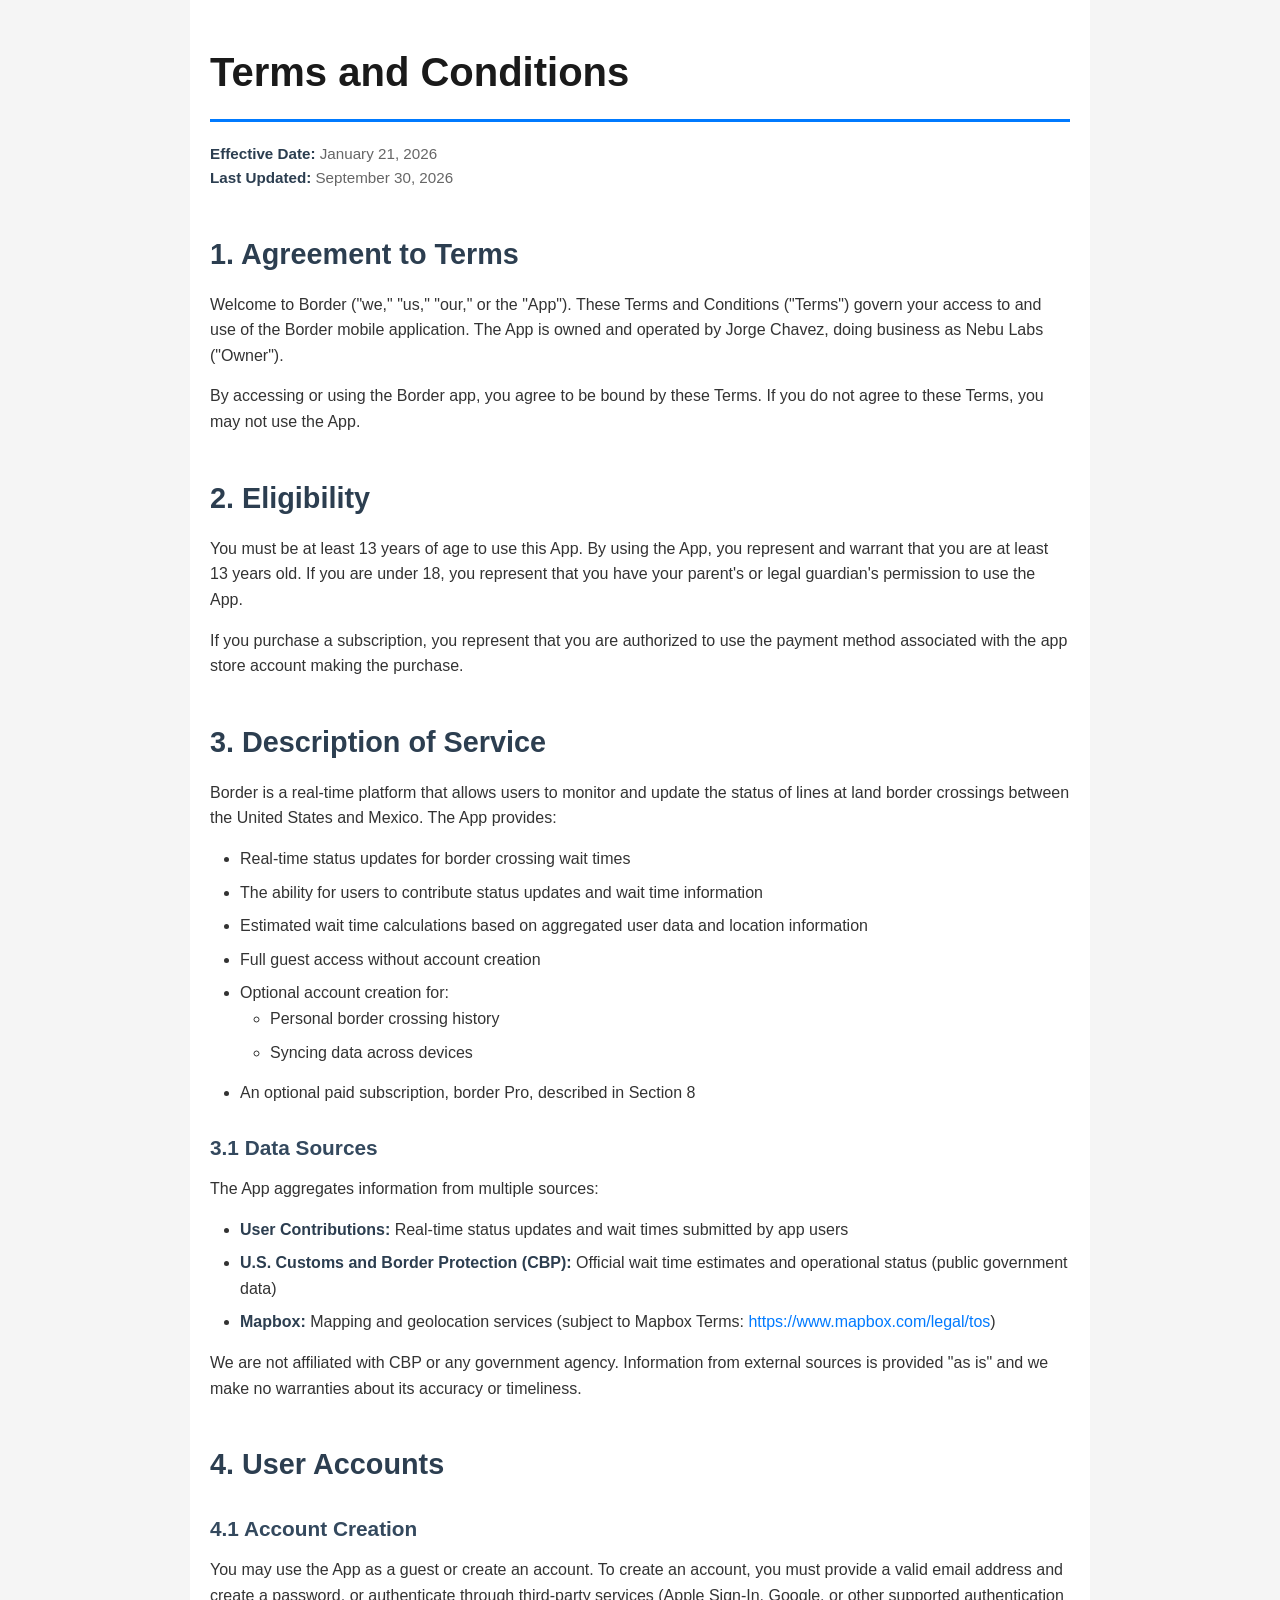
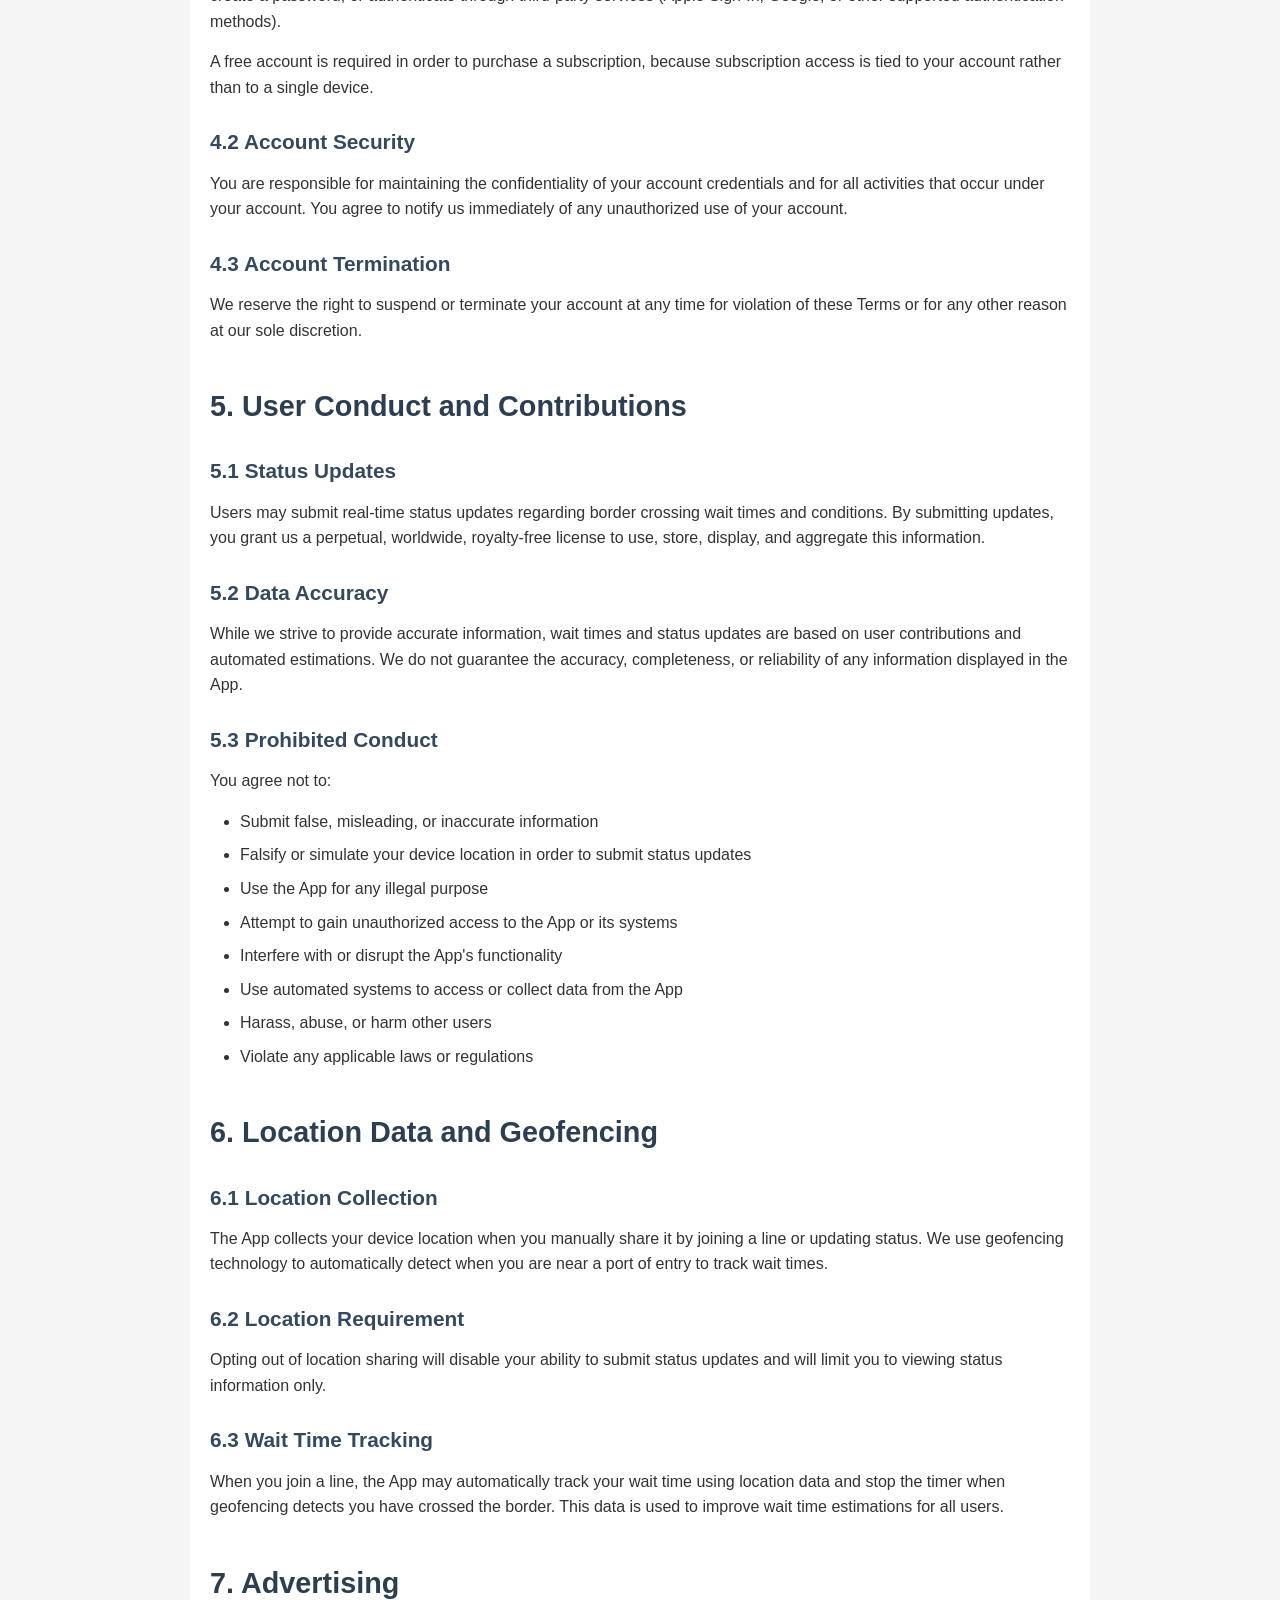
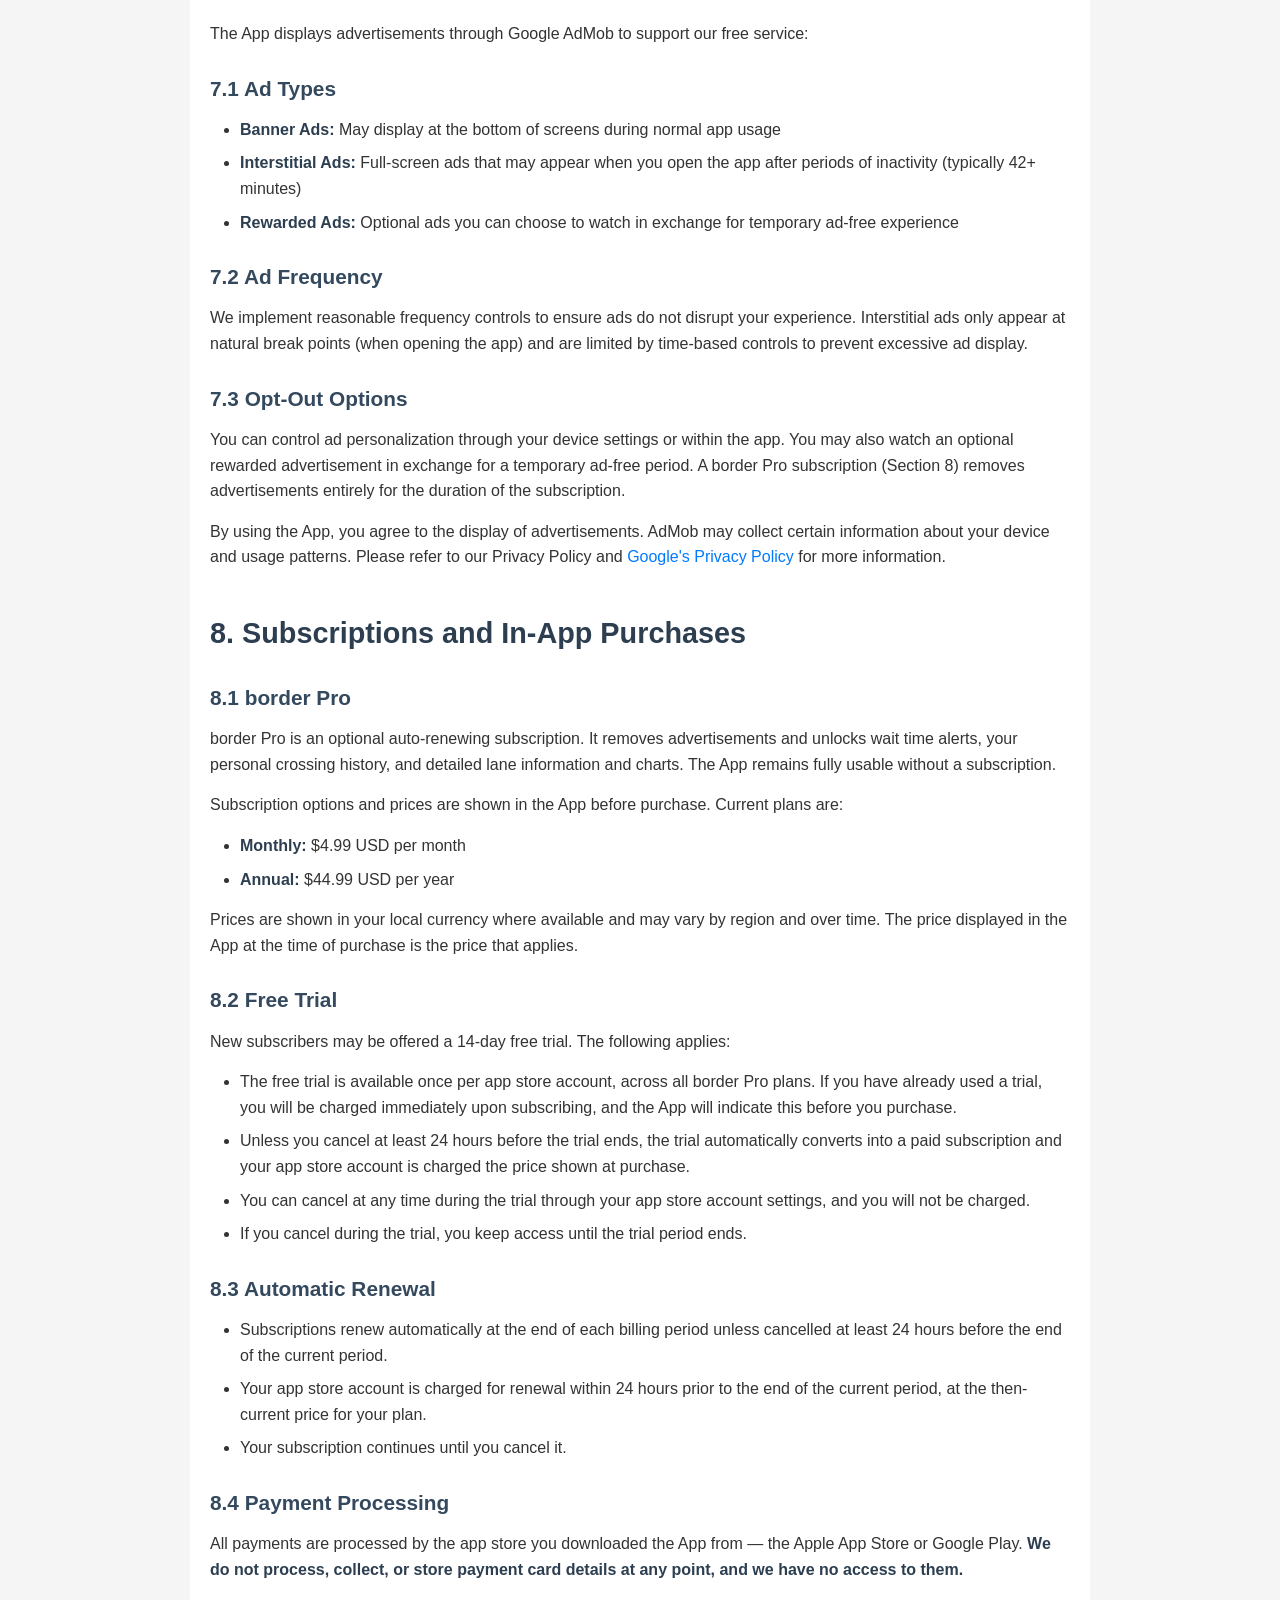
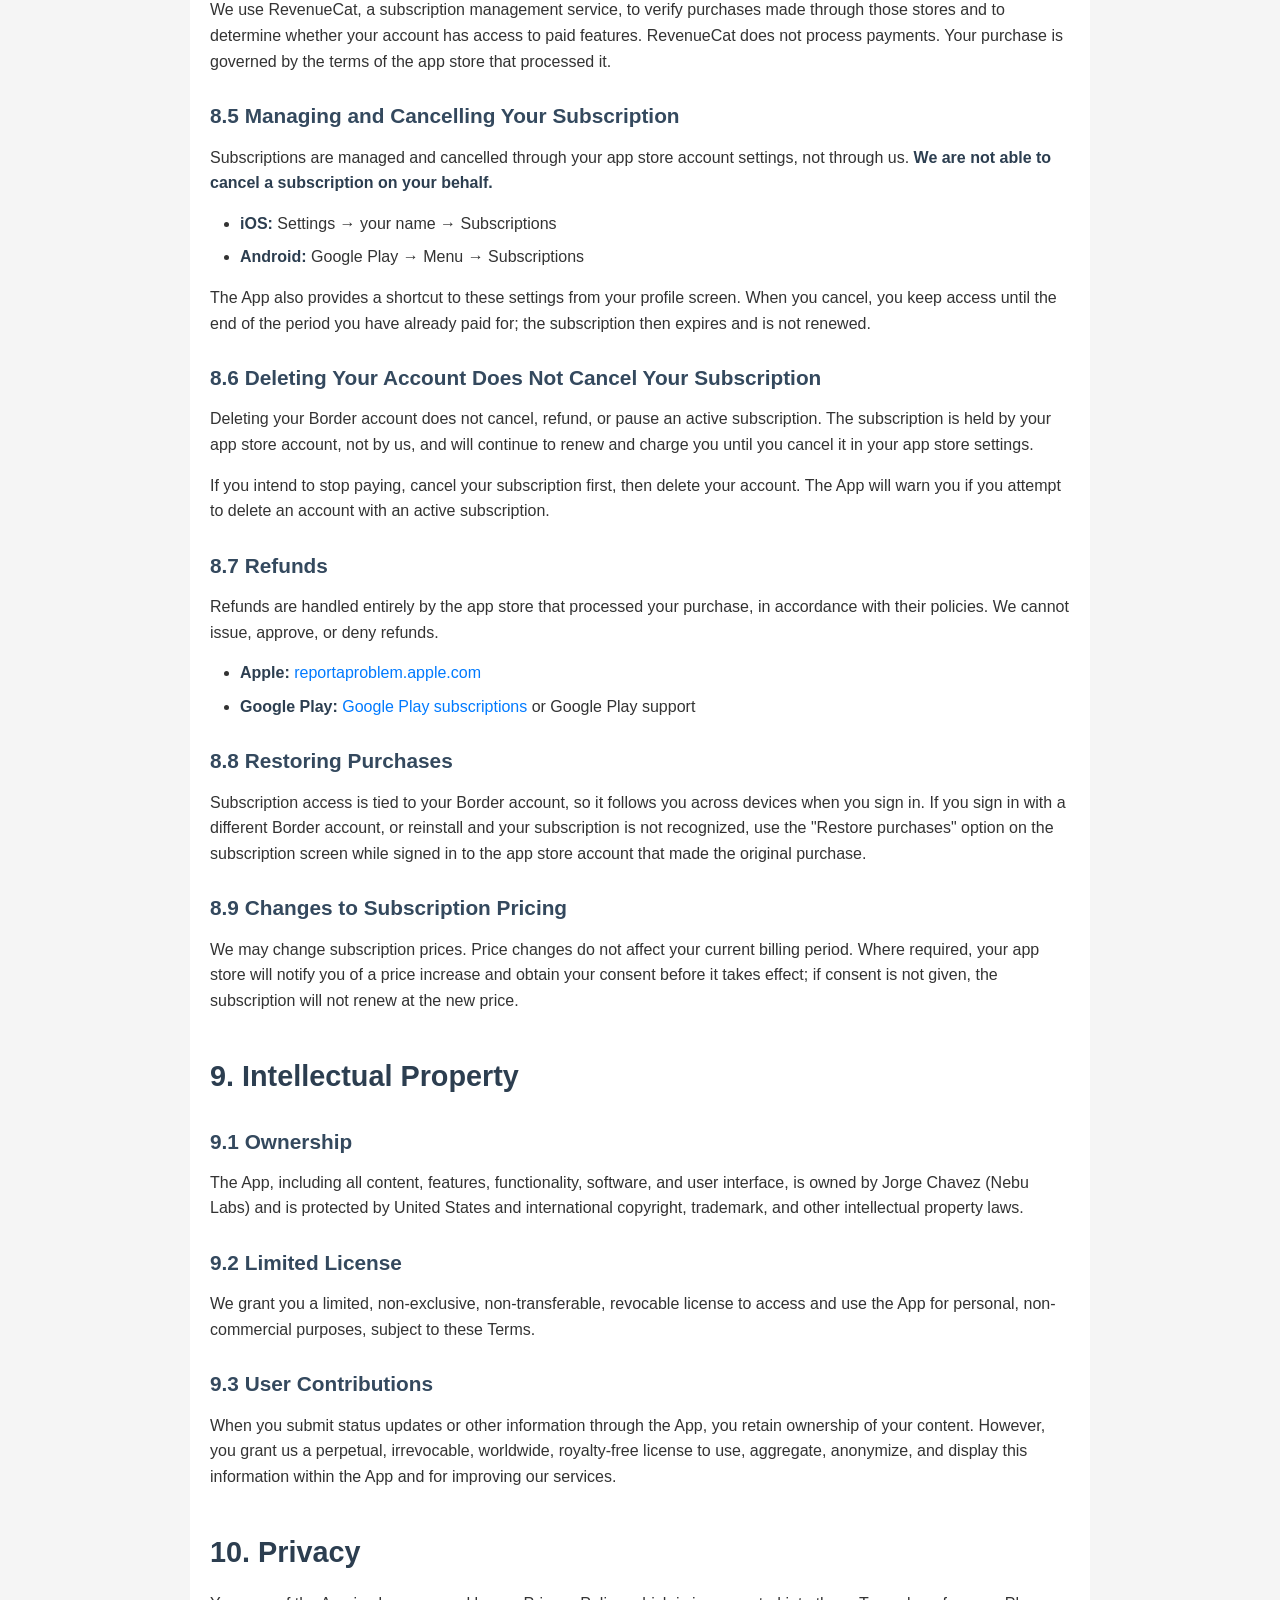
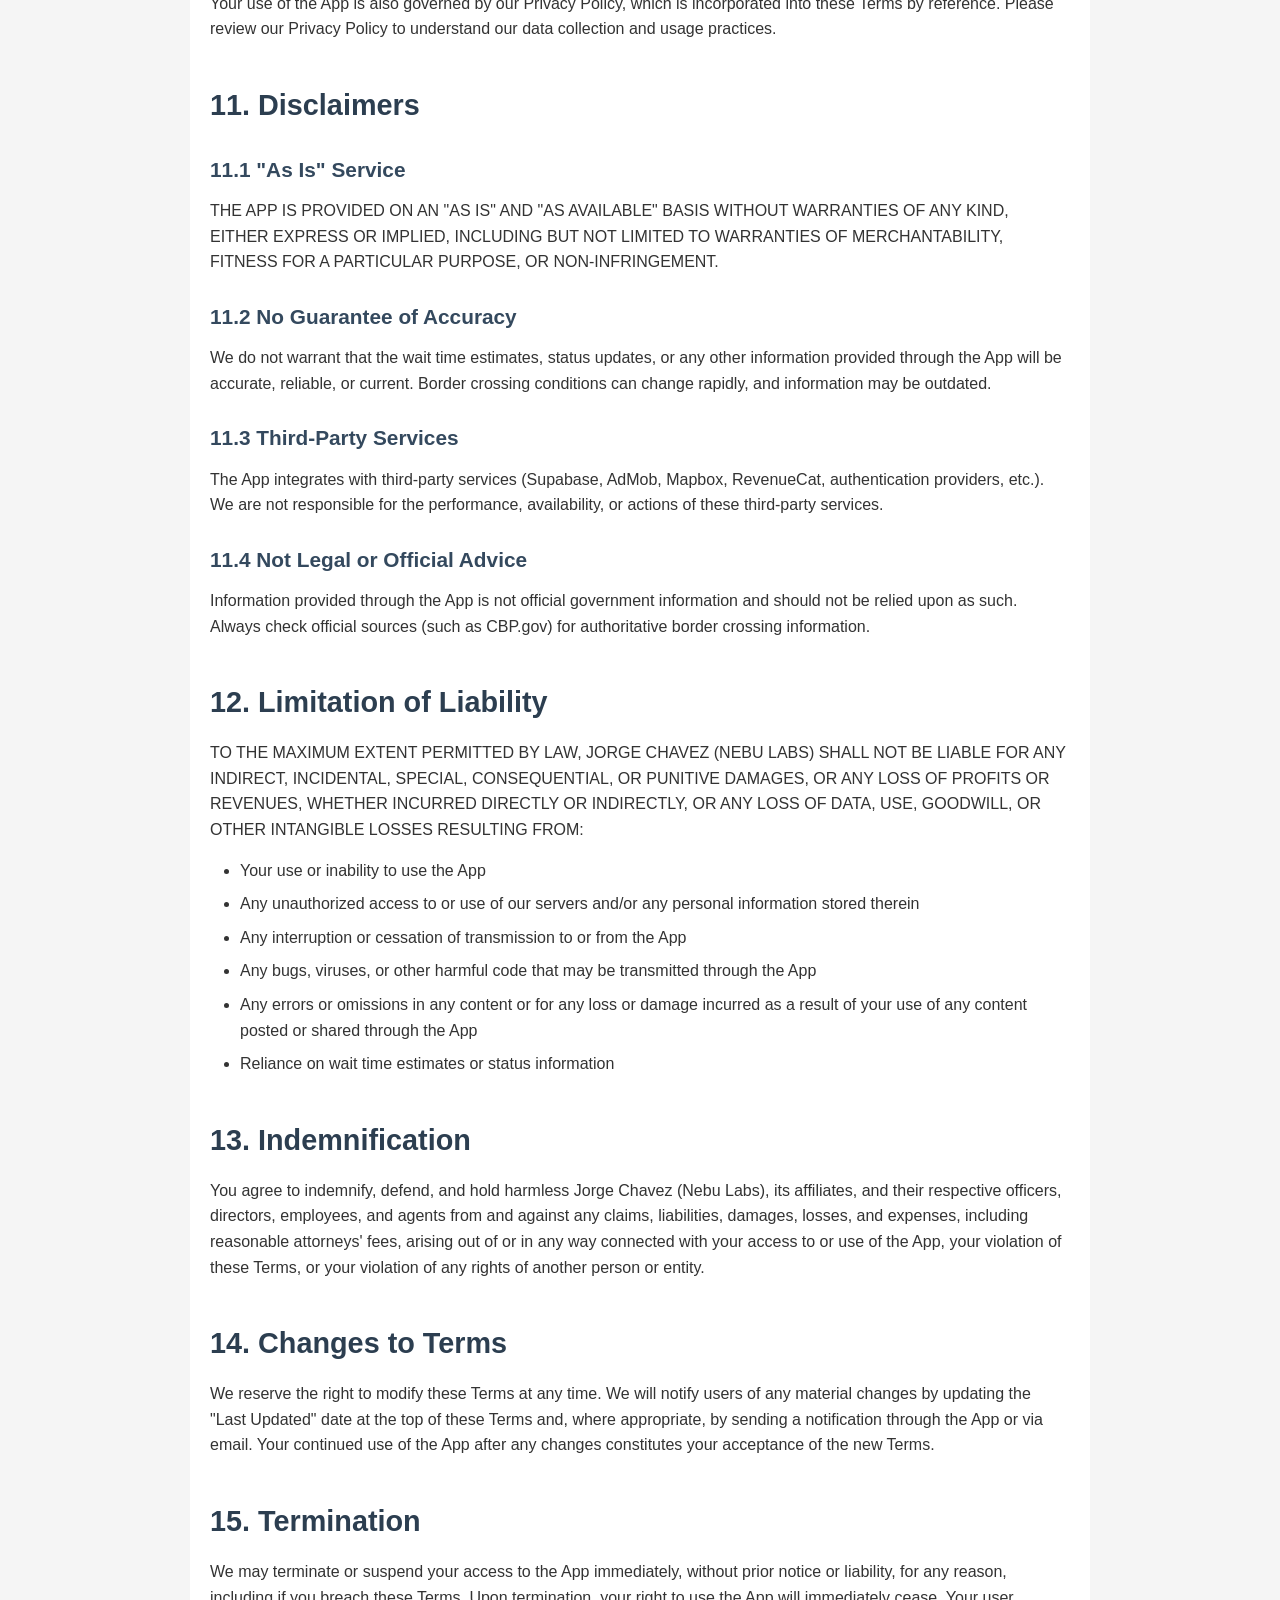
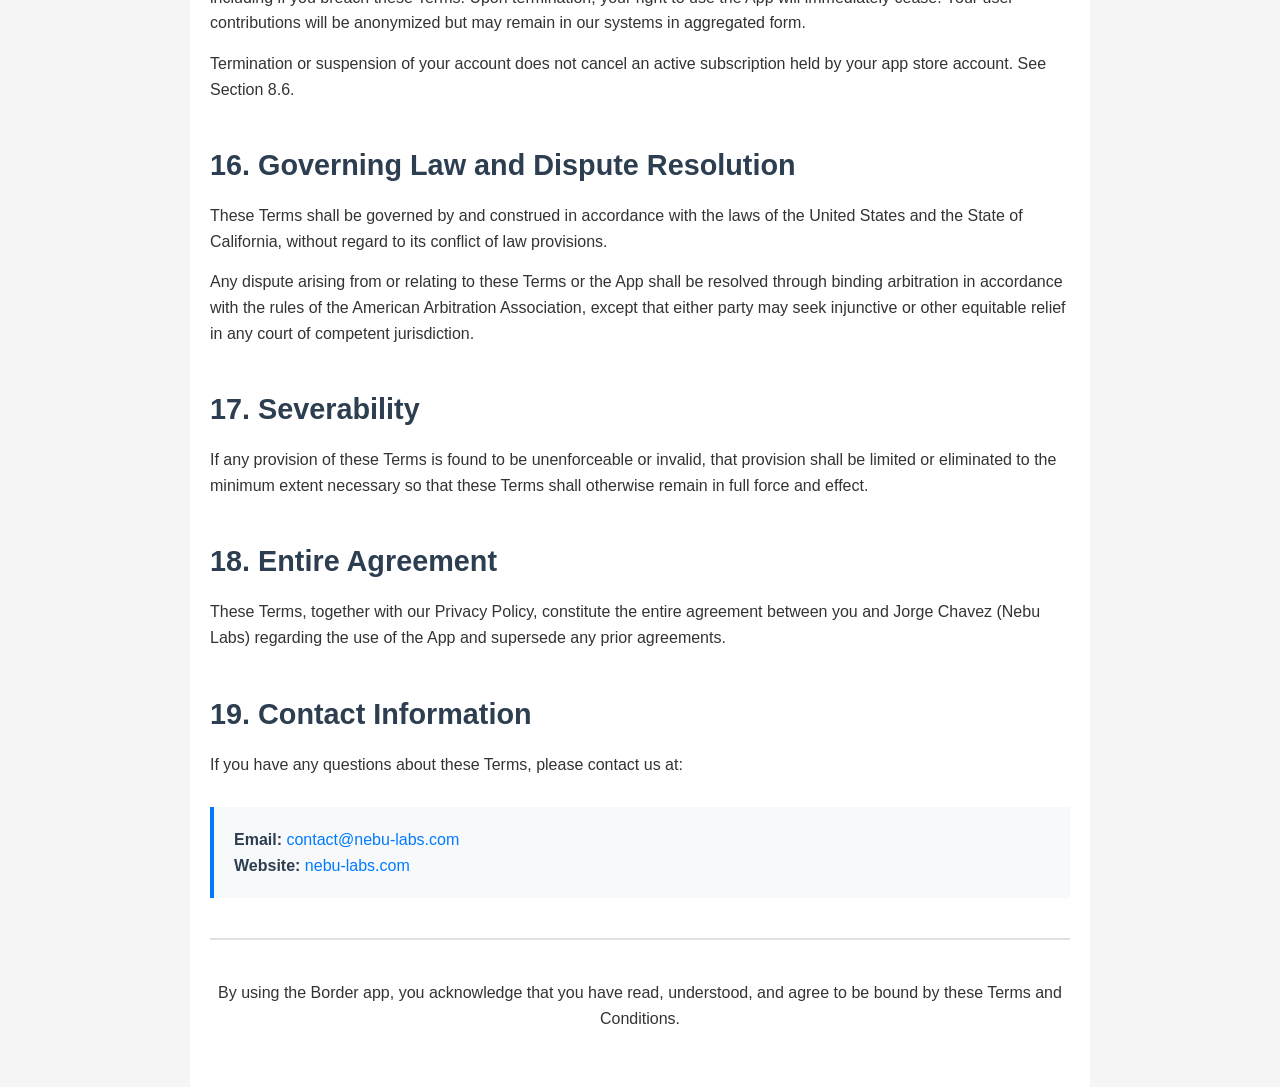
<file: terms.html>
<!DOCTYPE html>
<html lang="en">
<head>
    <meta charset="UTF-8">
    <meta name="viewport" content="width=device-width, initial-scale=1.0">
    <title>Terms and Conditions - Border App</title>
    <style>
        * {
            margin: 0;
            padding: 0;
            box-sizing: border-box;
        }
        
        body {
            font-family: -apple-system, BlinkMacSystemFont, 'Segoe UI', 'Helvetica', 'Arial', sans-serif;
            line-height: 1.6;
            color: #333;
            background: #f5f5f5;
        }
        
        .container {
            max-width: 900px;
            margin: 0 auto;
            padding: 40px 20px;
            background: white;
            min-height: 100vh;
        }
        
        h1 {
            font-size: 2.5em;
            margin-bottom: 20px;
            color: #1a1a1a;
            border-bottom: 3px solid #007AFF;
            padding-bottom: 15px;
        }
        
        .meta {
            color: #666;
            margin-bottom: 40px;
            font-size: 0.95em;
        }
        
        h2 {
            font-size: 1.8em;
            margin-top: 40px;
            margin-bottom: 15px;
            color: #2c3e50;
        }
        
        h3 {
            font-size: 1.3em;
            margin-top: 25px;
            margin-bottom: 12px;
            color: #34495e;
        }
        
        p {
            margin-bottom: 15px;
        }
        
        ul, ol {
            margin-left: 30px;
            margin-bottom: 15px;
        }
        
        li {
            margin-bottom: 8px;
        }
        
        strong {
            color: #2c3e50;
        }
        
        a {
            color: #007AFF;
            text-decoration: none;
        }
        
        a:hover {
            text-decoration: underline;
        }
        
        .contact-box {
            background: #f8f9fa;
            border-left: 4px solid #007AFF;
            padding: 20px;
            margin: 30px 0;
        }
        
        hr {
            border: none;
            border-top: 2px solid #e0e0e0;
            margin: 40px 0;
        }
        
        @media (max-width: 768px) {
            .container {
                padding: 20px 15px;
            }
            
            h1 {
                font-size: 2em;
            }
            
            h2 {
                font-size: 1.5em;
            }
        }
    </style>
</head>
<body>
    <div class="container">
        <h1>Terms and Conditions</h1>
        
        <div class="meta">
            <strong>Effective Date:</strong> January 21, 2026<br>
            <strong>Last Updated:</strong> September 30, 2026
        </div>

        <h2>1. Agreement to Terms</h2>
        <p>Welcome to Border ("we," "us," "our," or the "App"). These Terms and Conditions ("Terms") govern your access to and use of the Border mobile application. The App is owned and operated by Jorge Chavez, doing business as Nebu Labs ("Owner").</p>
        
        <p>By accessing or using the Border app, you agree to be bound by these Terms. If you do not agree to these Terms, you may not use the App.</p>

        <h2>2. Eligibility</h2>
        <p>You must be at least 13 years of age to use this App. By using the App, you represent and warrant that you are at least 13 years old. If you are under 18, you represent that you have your parent's or legal guardian's permission to use the App.</p>

        <p>If you purchase a subscription, you represent that you are authorized to use the payment method associated with the app store account making the purchase.</p>

        <h2>3. Description of Service</h2>
        <p>Border is a real-time platform that allows users to monitor and update the status of lines at land border crossings between the United States and Mexico. The App provides:</p>
        <ul>
            <li>Real-time status updates for border crossing wait times</li>
            <li>The ability for users to contribute status updates and wait time information</li>
            <li>Estimated wait time calculations based on aggregated user data and location information</li>
            <li>Full guest access without account creation</li>
            <li>Optional account creation for:
                <ul>
                    <li>Personal border crossing history</li>
                    <li>Syncing data across devices</li>
                </ul>
            </li>
            <li>An optional paid subscription, border Pro, described in Section 8</li>
        </ul>

        <h3>3.1 Data Sources</h3>
        <p>The App aggregates information from multiple sources:</p>
        <ul>
            <li><strong>User Contributions:</strong> Real-time status updates and wait times submitted by app users</li>
            <li><strong>U.S. Customs and Border Protection (CBP):</strong> Official wait time estimates and operational status (public government data)</li>
            <li><strong>Mapbox:</strong> Mapping and geolocation services (subject to Mapbox Terms: <a href="https://www.mapbox.com/legal/tos" target="_blank">https://www.mapbox.com/legal/tos</a>)</li>
        </ul>
        <p>We are not affiliated with CBP or any government agency. Information from external sources is provided "as is" and we make no warranties about its accuracy or timeliness.</p>

        <h2>4. User Accounts</h2>

        <h3>4.1 Account Creation</h3>
        <p>You may use the App as a guest or create an account. To create an account, you must provide a valid email address and create a password, or authenticate through third-party services (Apple Sign-In, Google, or other supported authentication methods).</p>

        <p>A free account is required in order to purchase a subscription, because subscription access is tied to your account rather than to a single device.</p>

        <h3>4.2 Account Security</h3>
        <p>You are responsible for maintaining the confidentiality of your account credentials and for all activities that occur under your account. You agree to notify us immediately of any unauthorized use of your account.</p>

        <h3>4.3 Account Termination</h3>
        <p>We reserve the right to suspend or terminate your account at any time for violation of these Terms or for any other reason at our sole discretion.</p>

        <h2>5. User Conduct and Contributions</h2>

        <h3>5.1 Status Updates</h3>
        <p>Users may submit real-time status updates regarding border crossing wait times and conditions. By submitting updates, you grant us a perpetual, worldwide, royalty-free license to use, store, display, and aggregate this information.</p>

        <h3>5.2 Data Accuracy</h3>
        <p>While we strive to provide accurate information, wait times and status updates are based on user contributions and automated estimations. We do not guarantee the accuracy, completeness, or reliability of any information displayed in the App.</p>

        <h3>5.3 Prohibited Conduct</h3>
        <p>You agree not to:</p>
        <ul>
            <li>Submit false, misleading, or inaccurate information</li>
            <li>Falsify or simulate your device location in order to submit status updates</li>
            <li>Use the App for any illegal purpose</li>
            <li>Attempt to gain unauthorized access to the App or its systems</li>
            <li>Interfere with or disrupt the App's functionality</li>
            <li>Use automated systems to access or collect data from the App</li>
            <li>Harass, abuse, or harm other users</li>
            <li>Violate any applicable laws or regulations</li>
        </ul>

        <h2>6. Location Data and Geofencing</h2>

        <h3>6.1 Location Collection</h3>
        <p>The App collects your device location when you manually share it by joining a line or updating status. We use geofencing technology to automatically detect when you are near a port of entry to track wait times.</p>

        <h3>6.2 Location Requirement</h3>
        <p>Opting out of location sharing will disable your ability to submit status updates and will limit you to viewing status information only.</p>

        <h3>6.3 Wait Time Tracking</h3>
        <p>When you join a line, the App may automatically track your wait time using location data and stop the timer when geofencing detects you have crossed the border. This data is used to improve wait time estimations for all users.</p>

        <h2>7. Advertising</h2>
        <p>The App displays advertisements through Google AdMob to support our free service:</p>

        <h3>7.1 Ad Types</h3>
        <ul>
            <li><strong>Banner Ads:</strong> May display at the bottom of screens during normal app usage</li>
            <li><strong>Interstitial Ads:</strong> Full-screen ads that may appear when you open the app after periods of inactivity (typically 42+ minutes)</li>
            <li><strong>Rewarded Ads:</strong> Optional ads you can choose to watch in exchange for temporary ad-free experience</li>
        </ul>

        <h3>7.2 Ad Frequency</h3>
        <p>We implement reasonable frequency controls to ensure ads do not disrupt your experience. Interstitial ads only appear at natural break points (when opening the app) and are limited by time-based controls to prevent excessive ad display.</p>

        <h3>7.3 Opt-Out Options</h3>
        <p>You can control ad personalization through your device settings or within the app. You may also watch an optional rewarded advertisement in exchange for a temporary ad-free period. A border Pro subscription (Section 8) removes advertisements entirely for the duration of the subscription.</p>

        <p>By using the App, you agree to the display of advertisements. AdMob may collect certain information about your device and usage patterns. Please refer to our Privacy Policy and <a href="https://policies.google.com/privacy" target="_blank">Google's Privacy Policy</a> for more information.</p>

        <h2>8. Subscriptions and In-App Purchases</h2>

        <h3>8.1 border Pro</h3>
        <p>border Pro is an optional auto-renewing subscription. It removes advertisements and unlocks wait time alerts, your personal crossing history, and detailed lane information and charts. The App remains fully usable without a subscription.</p>

        <p>Subscription options and prices are shown in the App before purchase. Current plans are:</p>
        <ul>
            <li><strong>Monthly:</strong> $4.99 USD per month</li>
            <li><strong>Annual:</strong> $44.99 USD per year</li>
        </ul>
        <p>Prices are shown in your local currency where available and may vary by region and over time. The price displayed in the App at the time of purchase is the price that applies.</p>

        <h3>8.2 Free Trial</h3>
        <p>New subscribers may be offered a 14-day free trial. The following applies:</p>
        <ul>
            <li>The free trial is available once per app store account, across all border Pro plans. If you have already used a trial, you will be charged immediately upon subscribing, and the App will indicate this before you purchase.</li>
            <li>Unless you cancel at least 24 hours before the trial ends, the trial automatically converts into a paid subscription and your app store account is charged the price shown at purchase.</li>
            <li>You can cancel at any time during the trial through your app store account settings, and you will not be charged.</li>
            <li>If you cancel during the trial, you keep access until the trial period ends.</li>
        </ul>

        <h3>8.3 Automatic Renewal</h3>
        <ul>
            <li>Subscriptions renew automatically at the end of each billing period unless cancelled at least 24 hours before the end of the current period.</li>
            <li>Your app store account is charged for renewal within 24 hours prior to the end of the current period, at the then-current price for your plan.</li>
            <li>Your subscription continues until you cancel it.</li>
        </ul>

        <h3>8.4 Payment Processing</h3>
        <p>All payments are processed by the app store you downloaded the App from — the Apple App Store or Google Play. <strong>We do not process, collect, or store payment card details at any point, and we have no access to them.</strong></p>

        <p>We use RevenueCat, a subscription management service, to verify purchases made through those stores and to determine whether your account has access to paid features. RevenueCat does not process payments. Your purchase is governed by the terms of the app store that processed it.</p>

        <h3>8.5 Managing and Cancelling Your Subscription</h3>
        <p>Subscriptions are managed and cancelled through your app store account settings, not through us. <strong>We are not able to cancel a subscription on your behalf.</strong></p>
        <ul>
            <li><strong>iOS:</strong> Settings &rarr; your name &rarr; Subscriptions</li>
            <li><strong>Android:</strong> Google Play &rarr; Menu &rarr; Subscriptions</li>
        </ul>
        <p>The App also provides a shortcut to these settings from your profile screen. When you cancel, you keep access until the end of the period you have already paid for; the subscription then expires and is not renewed.</p>

        <h3>8.6 Deleting Your Account Does Not Cancel Your Subscription</h3>
        <p>Deleting your Border account does not cancel, refund, or pause an active subscription. The subscription is held by your app store account, not by us, and will continue to renew and charge you until you cancel it in your app store settings.</p>

        <p>If you intend to stop paying, cancel your subscription first, then delete your account. The App will warn you if you attempt to delete an account with an active subscription.</p>

        <h3>8.7 Refunds</h3>
        <p>Refunds are handled entirely by the app store that processed your purchase, in accordance with their policies. We cannot issue, approve, or deny refunds.</p>
        <ul>
            <li><strong>Apple:</strong> <a href="https://reportaproblem.apple.com" target="_blank">reportaproblem.apple.com</a></li>
            <li><strong>Google Play:</strong> <a href="https://play.google.com/store/account/subscriptions" target="_blank">Google Play subscriptions</a> or Google Play support</li>
        </ul>

        <h3>8.8 Restoring Purchases</h3>
        <p>Subscription access is tied to your Border account, so it follows you across devices when you sign in. If you sign in with a different Border account, or reinstall and your subscription is not recognized, use the "Restore purchases" option on the subscription screen while signed in to the app store account that made the original purchase.</p>

        <h3>8.9 Changes to Subscription Pricing</h3>
        <p>We may change subscription prices. Price changes do not affect your current billing period. Where required, your app store will notify you of a price increase and obtain your consent before it takes effect; if consent is not given, the subscription will not renew at the new price.</p>

        <h2>9. Intellectual Property</h2>

        <h3>9.1 Ownership</h3>
        <p>The App, including all content, features, functionality, software, and user interface, is owned by Jorge Chavez (Nebu Labs) and is protected by United States and international copyright, trademark, and other intellectual property laws.</p>

        <h3>9.2 Limited License</h3>
        <p>We grant you a limited, non-exclusive, non-transferable, revocable license to access and use the App for personal, non-commercial purposes, subject to these Terms.</p>

        <h3>9.3 User Contributions</h3>
        <p>When you submit status updates or other information through the App, you retain ownership of your content. However, you grant us a perpetual, irrevocable, worldwide, royalty-free license to use, aggregate, anonymize, and display this information within the App and for improving our services.</p>

        <h2>10. Privacy</h2>
        <p>Your use of the App is also governed by our Privacy Policy, which is incorporated into these Terms by reference. Please review our Privacy Policy to understand our data collection and usage practices.</p>

        <h2>11. Disclaimers</h2>

        <h3>11.1 "As Is" Service</h3>
        <p>THE APP IS PROVIDED ON AN "AS IS" AND "AS AVAILABLE" BASIS WITHOUT WARRANTIES OF ANY KIND, EITHER EXPRESS OR IMPLIED, INCLUDING BUT NOT LIMITED TO WARRANTIES OF MERCHANTABILITY, FITNESS FOR A PARTICULAR PURPOSE, OR NON-INFRINGEMENT.</p>

        <h3>11.2 No Guarantee of Accuracy</h3>
        <p>We do not warrant that the wait time estimates, status updates, or any other information provided through the App will be accurate, reliable, or current. Border crossing conditions can change rapidly, and information may be outdated.</p>

        <h3>11.3 Third-Party Services</h3>
        <p>The App integrates with third-party services (Supabase, AdMob, Mapbox, RevenueCat, authentication providers, etc.). We are not responsible for the performance, availability, or actions of these third-party services.</p>

        <h3>11.4 Not Legal or Official Advice</h3>
        <p>Information provided through the App is not official government information and should not be relied upon as such. Always check official sources (such as CBP.gov) for authoritative border crossing information.</p>

        <h2>12. Limitation of Liability</h2>
        <p>TO THE MAXIMUM EXTENT PERMITTED BY LAW, JORGE CHAVEZ (NEBU LABS) SHALL NOT BE LIABLE FOR ANY INDIRECT, INCIDENTAL, SPECIAL, CONSEQUENTIAL, OR PUNITIVE DAMAGES, OR ANY LOSS OF PROFITS OR REVENUES, WHETHER INCURRED DIRECTLY OR INDIRECTLY, OR ANY LOSS OF DATA, USE, GOODWILL, OR OTHER INTANGIBLE LOSSES RESULTING FROM:</p>
        <ul>
            <li>Your use or inability to use the App</li>
            <li>Any unauthorized access to or use of our servers and/or any personal information stored therein</li>
            <li>Any interruption or cessation of transmission to or from the App</li>
            <li>Any bugs, viruses, or other harmful code that may be transmitted through the App</li>
            <li>Any errors or omissions in any content or for any loss or damage incurred as a result of your use of any content posted or shared through the App</li>
            <li>Reliance on wait time estimates or status information</li>
        </ul>

        <h2>13. Indemnification</h2>
        <p>You agree to indemnify, defend, and hold harmless Jorge Chavez (Nebu Labs), its affiliates, and their respective officers, directors, employees, and agents from and against any claims, liabilities, damages, losses, and expenses, including reasonable attorneys' fees, arising out of or in any way connected with your access to or use of the App, your violation of these Terms, or your violation of any rights of another person or entity.</p>

        <h2>14. Changes to Terms</h2>
        <p>We reserve the right to modify these Terms at any time. We will notify users of any material changes by updating the "Last Updated" date at the top of these Terms and, where appropriate, by sending a notification through the App or via email. Your continued use of the App after any changes constitutes your acceptance of the new Terms.</p>

        <h2>15. Termination</h2>
        <p>We may terminate or suspend your access to the App immediately, without prior notice or liability, for any reason, including if you breach these Terms. Upon termination, your right to use the App will immediately cease. Your user contributions will be anonymized but may remain in our systems in aggregated form.</p>

        <p>Termination or suspension of your account does not cancel an active subscription held by your app store account. See Section 8.6.</p>

        <h2>16. Governing Law and Dispute Resolution</h2>
        <p>These Terms shall be governed by and construed in accordance with the laws of the United States and the State of California, without regard to its conflict of law provisions.</p>
        
        <p>Any dispute arising from or relating to these Terms or the App shall be resolved through binding arbitration in accordance with the rules of the American Arbitration Association, except that either party may seek injunctive or other equitable relief in any court of competent jurisdiction.</p>

        <h2>17. Severability</h2>
        <p>If any provision of these Terms is found to be unenforceable or invalid, that provision shall be limited or eliminated to the minimum extent necessary so that these Terms shall otherwise remain in full force and effect.</p>

        <h2>18. Entire Agreement</h2>
        <p>These Terms, together with our Privacy Policy, constitute the entire agreement between you and Jorge Chavez (Nebu Labs) regarding the use of the App and supersede any prior agreements.</p>

        <h2>19. Contact Information</h2>
        <p>If you have any questions about these Terms, please contact us at:</p>
        
        <div class="contact-box">
            <strong>Email:</strong> <a href="mailto:contact@nebu-labs.com">contact@nebu-labs.com</a><br>
            <strong>Website:</strong> <a href="https://nebu-labs.com">nebu-labs.com</a>
        </div>

        <hr>

        <p style="text-align: center; margin-top: 40px;">By using the Border app, you acknowledge that you have read, understood, and agree to be bound by these Terms and Conditions.</p>
    </div>
</body>
</html>
</file>
<file: styles.css>
/* ==========================================================================
   border — landing page
   Brand tokens mirror the app (src/constants/ui.ts) so the site and the
   product stay visually identical.
   ========================================================================== */

@font-face { font-family: 'StackSans'; src: url('assets/fonts/StackSansHeadline-ExtraLight.ttf') format('truetype'); font-weight: 200; font-display: swap; }
@font-face { font-family: 'StackSans'; src: url('assets/fonts/StackSansHeadline-Light.ttf')      format('truetype'); font-weight: 300; font-display: swap; }
@font-face { font-family: 'StackSans'; src: url('assets/fonts/StackSansHeadline-Regular.ttf')    format('truetype'); font-weight: 400; font-display: swap; }
@font-face { font-family: 'StackSans'; src: url('assets/fonts/StackSansHeadline-Medium.ttf')     format('truetype'); font-weight: 500; font-display: swap; }
@font-face { font-family: 'StackSans'; src: url('assets/fonts/StackSansHeadline-SemiBold.ttf')   format('truetype'); font-weight: 600; font-display: swap; }
@font-face { font-family: 'StackSans'; src: url('assets/fonts/StackSansHeadline-Bold.ttf')       format('truetype'); font-weight: 700; font-display: swap; }
@font-face { font-family: 'StackText'; src: url('assets/fonts/StackSansText-Light.ttf')          format('truetype'); font-weight: 300; font-display: swap; }
@font-face { font-family: 'AzeretMono'; src: url('assets/fonts/AzeretMono-SemiBold.ttf')         format('truetype'); font-weight: 600; font-display: swap; }

/* ── Tokens ─────────────────────────────────────────────────────────────── */

:root {
  --blue:   #0055ff;
  --black:  #000000;
  --white:  #ffffff;
  --green:  #07d08d;
  --orange: #ffaa00;

  --ink:    #0a0a0b;
  --muted:  #6b7280;

  --shell:  min(1320px, 100% - 3rem);

  /* RADIUS_RATIO from src/constants/ui.ts — every square icon and button in
     the app rounds by 0.44 × its own size. Mirrored here. */
  --radius-ratio: 0.44;

  --mark-sm: 34px;
  --mark-md: 52px;
  --mark-lg: 96px;

  --r:      22px;
  --r-pill: 999px;

  --ease:   cubic-bezier(.22, 1, .36, 1);

  /* Set per active panel; everything on the rail reads from these. */
  --bg: var(--blue);
  --fg: var(--white);
}

/* ── Reset ──────────────────────────────────────────────────────────────── */

*, *::before, *::after { box-sizing: border-box; }
html { -webkit-text-size-adjust: 100%; scroll-behavior: smooth; }

body {
  margin: 0;
  background: var(--bg);
  color: var(--fg);
  font-family: 'StackSans', system-ui, -apple-system, sans-serif;
  font-weight: 300;
  line-height: 1.5;
  overflow-x: hidden;
  -webkit-font-smoothing: antialiased;
  text-rendering: optimizeLegibility;
  /* The signature move: the whole page tints as each panel takes over. */
  transition: background-color .75s var(--ease), color .75s var(--ease);
}

/* Panel themes. Only the rail drives these; sections below set their own. */
body[data-theme="blue"]  { --bg: var(--blue);  --fg: var(--white); }
body[data-theme="light"] { --bg: #f4f5f7;      --fg: var(--ink); }
body[data-theme="dark"]  { --bg: var(--black); --fg: var(--white); }

img { max-width: 100%; display: block; }
a   { color: inherit; text-decoration: none; }
h1, h2, h3, h4 { margin: 0; font-weight: 700; letter-spacing: -.035em; line-height: .95; }
p, ul { margin: 0; }
ul { list-style: none; padding: 0; }
button { font: inherit; color: inherit; background: none; border: 0; cursor: pointer; }

::selection { background: var(--blue); color: #fff; }

.sprite { position: absolute; width: 0; height: 0; overflow: hidden; }

.ico {
  width: 24px; height: 24px;
  fill: none;
  stroke: currentColor;
  stroke-width: 2;
  stroke-linecap: round;
  stroke-linejoin: round;
  flex: none;
}
.ico--sm { width: 17px; height: 17px; }

.grain {
  position: fixed;
  inset: -50%;
  z-index: 9999;
  pointer-events: none;
  opacity: .03;
  background-image: url("data:image/svg+xml,%3Csvg xmlns='http://www.w3.org/2000/svg' width='240' height='240'%3E%3Cfilter id='n'%3E%3CfeTurbulence type='fractalNoise' baseFrequency='.85' numOctaves='3'/%3E%3C/filter%3E%3Crect width='240' height='240' filter='url(%23n)'/%3E%3C/svg%3E");
}

/* ── Marks ──────────────────────────────────────────────────────────────── */

.mark {
  display: grid;
  place-items: center;
  flex: none;
  overflow: hidden;
  /* No fill here: the icon artwork already carries its own opaque white
     background. A plate underneath it showed as a pale fringe where the
     radius clipped the two layers slightly differently. */
  background: transparent;
}
.mark img { width: 100%; height: 100%; object-fit: cover; }

.mark--sm { width: var(--mark-sm); height: var(--mark-sm); border-radius: calc(var(--mark-sm) * var(--radius-ratio)); }
.mark--md { width: var(--mark-md); height: var(--mark-md); border-radius: calc(var(--mark-md) * var(--radius-ratio)); }
.mark--lg { width: var(--mark-lg); height: var(--mark-lg); border-radius: calc(var(--mark-lg) * var(--radius-ratio)); }

.mark--flag {
  width: 62px; height: 42px;
  border-radius: calc(42px * var(--radius-ratio));
  background: transparent;
  box-shadow: 0 8px 22px rgba(0, 0, 0, .22);
}

/* ── Type ───────────────────────────────────────────────────────────────── */

.display {
  font-size: clamp(2.6rem, 4.6vw, 4.6rem);
  letter-spacing: -.045em;
  line-height: .95;
}

.body {
  font-family: 'StackText', sans-serif;
  font-size: clamp(1.02rem, 1.15vw, 1.22rem);
  line-height: 1.55;
  max-width: 34ch;
  margin-bottom: 2rem;
}

.h2 { font-size: clamp(2.3rem, 5.5vw, 4rem); margin-bottom: 1.5rem; }
.h2--center { text-align: center; }

.lede {
  font-family: 'StackText', sans-serif;
  font-size: clamp(1.05rem, 1.5vw, 1.28rem);
  line-height: 1.55;
  max-width: 48ch;
  opacity: .75;
}
.lede--center { margin-inline: auto; text-align: center; }

.link { color: var(--blue); font-weight: 600; }
.link:hover { text-decoration: underline; }

/* ── Buttons ────────────────────────────────────────────────────────────── */

.btn {
  display: inline-flex;
  align-items: center;
  justify-content: center;
  gap: .55rem;
  padding: 1rem 1.75rem;
  border-radius: var(--r-pill);
  font-weight: 600;
  font-size: 1rem;
  letter-spacing: -.01em;
  white-space: nowrap;
  transition: transform .28s var(--ease), background-color .28s var(--ease),
              color .28s var(--ease), border-color .28s var(--ease);
}
.btn:hover  { transform: translateY(-2px); }
.btn:active { transform: translateY(0); }

/* Outline that inverts on hover — reads correctly on any panel theme. */
.btn--outline { border: 1.5px solid currentColor; color: inherit; }
.btn--outline:hover { background: var(--fg); color: var(--bg); }

.btn--solid { background: var(--fg); color: var(--bg); }
.btn--solid:hover { opacity: .85; }

.btn--sm { padding: .6rem 1.2rem; font-size: .9rem; }

/* ── Nav ────────────────────────────────────────────────────────────────── */

.nav {
  position: fixed;
  top: 0; left: 0; right: 0;
  z-index: 100;
  display: flex;
  align-items: center;
  gap: 1.5rem;
  padding: 1.1rem max(1.5rem, calc((100% - var(--shell)) / 2));
  color: var(--fg);
  transition: color .75s var(--ease), background-color .4s var(--ease),
              padding .4s var(--ease);
}
.nav--stuck {
  background: color-mix(in srgb, var(--bg) 78%, transparent);
  backdrop-filter: saturate(160%) blur(16px);
  -webkit-backdrop-filter: saturate(160%) blur(16px);
  padding-block: .7rem;
}

.nav__brand { display: flex; align-items: center; gap: .6rem; margin-right: auto; }
/* Over the hero the nav is just the icon — the full lockup is already on
   screen beside the headline. The word fades in once the page scrolls and
   that lockup has gone. It keeps its box either way, so nothing shifts. */
.nav__word {
  font-size: 1.55rem;
  opacity: 0;
  transform: translateX(-8px);
  transition: opacity .45s var(--ease), transform .45s var(--ease);
}
.nav--stuck .nav__word { opacity: 1; transform: none; }

.nav__links { display: flex; gap: 1.6rem; font-size: .95rem; font-weight: 400; }
.nav__links a { opacity: .75; transition: opacity .25s var(--ease); }
.nav__links a:hover { opacity: 1; }

.lang {
  display: inline-flex;
  align-items: center;
  gap: .4rem;
  padding: .5rem .9rem;
  border-radius: var(--r-pill);
  border: 1px solid currentColor;
  opacity: .75;
  font-family: 'AzeretMono', monospace;
  font-weight: 600;
  font-size: .75rem;
  letter-spacing: .06em;
  transition: opacity .25s var(--ease);
}
.lang:hover { opacity: 1; }
.lang .ico { width: 15px; height: 15px; }


/* ── Hero ───────────────────────────────────────────────────────────────
   Three columns like the rail panels, but the centre holds an abstract 3D
   map rather than the phone. The phone deliberately doesn't appear until
   the first rail panel.                                                   */

.hero {
  position: relative;
  min-height: 100svh;
  display: grid;
  align-items: center;
  padding: 7rem 0 3rem;
  overflow: hidden;
  isolation: isolate;
}

.hero__inner {
  width: var(--shell);
  margin-inline: auto;
  display: grid;
  grid-template-columns: 1fr minmax(280px, 340px) 1fr;
  align-items: center;
  gap: clamp(1.5rem, 4vw, 4rem);
}

.display--xl { font-size: clamp(3.2rem, 7.5vw, 7rem); letter-spacing: -.055em; }

.hero__blob {
  position: absolute;
  border-radius: 50%;
  filter: blur(90px);
  z-index: -1;
}
.hero__blob--1 {
  width: 56vw; height: 56vw; top: -18vw; right: -12vw;
  background: radial-gradient(circle at 35% 35%, rgba(255, 255, 255, .5), transparent 62%);
  opacity: .45;
  animation: drift 22s var(--ease) infinite alternate;
}
.hero__blob--2 {
  width: 44vw; height: 44vw; bottom: -20vw; left: -14vw;
  background: radial-gradient(circle at 60% 40%, rgba(7, 208, 141, .5), transparent 64%);
  opacity: .34;
  animation: drift 28s var(--ease) infinite alternate-reverse;
}
@keyframes drift {
  from { transform: translate3d(0, 0, 0) scale(1); }
  to   { transform: translate3d(4%, 6%, 0) scale(1.14); }
}

.hero__stage { display: grid; place-items: center; }

/* ══════════════════ Hero map animation ══════════════════════════════════
   One 20s loop, told twice — once per port. Every animated piece shares that
   duration so their keyframe percentages describe a single timeline.

     ── San Ysidro ──────────────────────────  ── Otay Mesa ───────────────
      0.6s  green zone lands on the map        10.6s  zone lands
      1.6s  the port card rises above it       11.6s  card rises
      1.8s  the line starts forming             11.8s  line forms
      4.4s  line complete — the pin drops in    14.4s  pin drops in
      8.0s  everything fades away               18.0s  fades away
      8.8s  the grid swings to the next angle   19.0s  swings back → loop

   Only the GRID rotates. The route, the plane and everything anchored to it
   hold at −20°, which does two things: the pin's counter-rotation can be a
   static inverse rather than a second set of keyframes to keep in sync, and
   the zone lands in the same place both times, so one card position works
   for both halves. (At −55° the zone sits at 1.6% — hard against the left
   edge — which is why the first card used to read as offset to the right.) */

.stage {
  --cycle: 20s;
  position: relative;
  width: min(340px, 78vw);
  aspect-ratio: 400 / 460;
  perspective: 900px;
  /* The pin sits just past the box's bottom edge (top: 102%), so the drawn
     content hangs lower than the element itself. Lifting the whole stage
     re-centres what's actually visible. */
  transform: translateY(-7%);
}

.stage__grid {
  position: absolute;
  inset: 0;
  background-image:
    linear-gradient(rgba(255, 255, 255, .22) 1px, transparent 1px),
    linear-gradient(90deg, rgba(255, 255, 255, .22) 1px, transparent 1px);
  background-size: 46px 46px;
  transform-origin: 50% 62%;
  mask-image: radial-gradient(ellipse 65% 55% at 50% 55%, #000 35%, transparent 78%);
  -webkit-mask-image: radial-gradient(ellipse 65% 55% at 50% 55%, #000 35%, transparent 78%);
  animation: gridSwing var(--cycle) var(--ease) infinite,
             gridpan 26s linear infinite;
}
@keyframes gridpan {
  from { background-position: 0 0, 0 0; }
  to   { background-position: 0 46px, 46px 0; }
}

.stage__route {
  position: absolute;
  inset: 0;
  width: 100%; height: 100%;
  color: rgba(255, 255, 255, .9);
  transform-origin: 50% 62%;
  overflow: visible;
  animation: planeSwing var(--cycle) var(--ease) infinite;
}

.stage__plane {
  position: absolute;
  inset: 0;
  transform-origin: 50% 62%;
  transform-style: preserve-3d;
  animation: planeSwing var(--cycle) var(--ease) infinite;
}

/* Only the grid swings — and it swings to the other side, so the second act
   reads as a different place on the map while the route keeps its bearing.
   The route, the plane and everything pinned to it hold at −20°, which is
   what lets a single card position sit above the zone in both halves. */
@keyframes gridSwing {
  0%,  44% { transform: rotateX(58deg) rotateZ(-38deg) scale(1.35); }
  50%, 94% { transform: rotateX(58deg) rotateZ(35deg) scale(1.35); }
  100%     { transform: rotateX(58deg) rotateZ(-38deg) scale(1.35); }
}

/* The route's own angle: −38° draws the line as a backslash, −10° as a
   slash. In act one the grid matches it; in act two the grid has swung the
   other way, so the same route reads as a different place. */
@keyframes planeSwing {
  0%,  44% { transform: rotateX(58deg) rotateZ(-38deg) scale(1.35); }
  50%, 94% { transform: rotateX(58deg) rotateZ(-10deg) scale(1.35); }
  100%     { transform: rotateX(58deg) rotateZ(-38deg) scale(1.35); }
}

/* ── The line ───────────────────────────────────────────────────────────
   Two curves between the same endpoints, one per half, so the zone and pin
   stay anchored while the drawn route changes.                            */

.stage__routeline {
  /* pathLength="1" normalises each curve to length 1, so the offset reads as
     a fraction of the curve: 0 draws it fully, and the stroke grows from the
     path's start.

     The offsets are deliberately POSITIVE. A negative offset is the mirror of
     this -- it reveals from the path's END -- and that is how this was first
     written, with the curves authored pin-first. It drew correctly on Blink
     and Gecko but reversed on mobile WebKit, which normalises a negative dash
     offset the other way. Direction now comes from the path's own direction
     (see index.html), which every engine agrees on. Do not reintroduce a
     negative offset here.

     Two more details are load-bearing, both because of stroke-linecap:round.
     A dash whose overlap with the path has zero length still paints its round
     cap -- a DOT, drawn by Blink and not by WebKit.

     The gap is 2, not 1. With "1 1" (period 2) an offset of 1 puts such a
     dash at each end, d=0 and d=1; the d=1 one sits on the pin with nothing
     to hide it. "1 2" (period 3) moves it off the path entirely.

     The hidden offset is 1.03, not 1. At exactly 1 the preceding dash ends on
     d=0 and its cap -- which reaches half the stroke width, 7 of the ~482
     user units these curves measure, so 0.0145 of pathLength -- spills back
     onto the port end. 1.03 clears that with room to spare. */
  stroke-dasharray: 1 2;
  stroke-dashoffset: 1.03;
  filter: drop-shadow(0 0 14px rgba(255, 255, 255, .55));
}

.stage__routeline--a { animation: drawA var(--cycle) var(--ease) infinite; }
.stage__routeline--b { animation: drawB var(--cycle) var(--ease) infinite; }

/* The offset moves across exactly ONE keyframe interval. --ease is a strong
   ease-out and it applies per interval, so an intermediate offset keyframe
   makes the line lunge, decelerate to a near-stop, then lunge again. Fade the
   stroke in while the offset is parked, and move it in one go. */
@keyframes drawA {
  0%,   9% { stroke-dashoffset: 1.03; opacity: 0; }
  11%      { stroke-dashoffset: 1.03; opacity: 1; }
  24%, 40% { stroke-dashoffset: 0;    opacity: 1; }
  46%,100% { stroke-dashoffset: 0;    opacity: 0; }
}
@keyframes drawB {
  0%,  59% { stroke-dashoffset: 1.03; opacity: 0; }
  61%      { stroke-dashoffset: 1.03; opacity: 1; }
  74%, 90% { stroke-dashoffset: 0;    opacity: 1; }
  96%,100% { stroke-dashoffset: 0;    opacity: 0; }
}

/* ── Map markers ────────────────────────────────────────────────────────
   The zone and ripples are left flat on the plane, so the 3D transform
   renders each circle as a perspective ellipse lying on the grid. Only the
   pin is counter-rotated, so it alone stands upright.                     */

/* The port, at the route's upper end (300,40) — first thing to appear. */
.zone {
  position: absolute;
  left: 75%;
  top: 8.7%;
  width: 108px; height: 108px;
  margin: -54px 0 0 -54px;
  border-radius: 50%;
  background: radial-gradient(circle, rgba(7, 208, 141, .5), rgba(7, 208, 141, .14) 65%, transparent 72%);
  border: 2px solid rgba(7, 208, 141, .55);
  opacity: 0;
  animation: zoneCycle var(--cycle) var(--ease) infinite;
}
@keyframes zoneCycle {
  0%       { opacity: 0; transform: scale(.6); }
  3%,  40% { opacity: 1; transform: scale(1); }
  46%, 50% { opacity: 0; transform: scale(.6); }
  53%, 90% { opacity: 1; transform: scale(1); }
  96%,100% { opacity: 0; transform: scale(.6); }
}

/* Wrapper gates visibility with the pin; the children keep pulsing, so the
   two concerns don't fight over the same property. */
.ripples {
  position: absolute;
  inset: 0;
  opacity: 0;
  animation: markerFade var(--cycle) var(--ease) infinite;
}
.ripple {
  position: absolute;
  left: 22.5%;
  top: 102.17%;
  width: 86px; height: 86px;
  margin: -43px 0 0 -43px;
  border-radius: 50%;
  border: 2px solid rgba(255, 255, 255, .75);
  opacity: 0;
  animation: ripple 3s ease-out infinite;
}
.ripple--2 { animation-delay: 1.5s; }
@keyframes ripple {
  0%   { transform: scale(.35); opacity: .85; }
  100% { transform: scale(1.5); opacity: 0; }
}

/* End of the queue — the route's lower endpoint (90,470). Drops in only
   once the line has finished forming. */
.pin {
  position: absolute;
  left: 22.5%;
  top: 102.17%;
  width: 72px; height: 72px;
  margin: -36px 0 0 -36px;
  display: grid;
  place-items: center;
  transform-style: preserve-3d;
  animation: markerStand var(--cycle) var(--ease) infinite;
}
/* PAIRED WITH planeSwing: the exact inverse at identical percentages, so the
   pin stands upright whatever the plane is doing. Change one, change both. */
@keyframes markerStand {
  0%,  44% { transform: scale(.7407) rotateZ(38deg) rotateX(-58deg); }
  50%, 94% { transform: scale(.7407) rotateZ(10deg) rotateX(-58deg); }
  100%     { transform: scale(.7407) rotateZ(38deg) rotateX(-58deg); }
}

.pin__ico {
  position: relative;
  z-index: 2;
  /* A map pin points from its tip, not its middle. In lucide's 24-unit box
     the teardrop's visual tip sits at y ≈ 22.85 (its arc dips 0.2 below the
     curve's end, plus half the 1.7 stroke) — 10.85 units, or ~36% of the
     box, below centre. Lifting by that puts the tip exactly on the anchor
     the ripples are centred on. Percentage, so it holds at the mobile size
     too. Offsets inside .pin, which is already counter-rotated upright, so
     this reads as straight up on screen. */
  top: -36%;
  width: 58px; height: 58px;
  stroke-linecap: round;
  stroke-linejoin: round;
  filter: drop-shadow(0 6px 18px rgba(0, 0, 0, .45));
  opacity: 0;
  animation: markerFade var(--cycle) var(--ease) infinite;
}
.pin__body  { fill: var(--blue); stroke: var(--white); stroke-width: 1.7; }
.pin__check { fill: none; stroke: var(--white); stroke-width: 2.3; }

/* Lands as each route completes, clears before the grid swings. */
@keyframes markerFade {
  0%,  22% { opacity: 0; }
  26%, 40% { opacity: 1; }
  46%, 72% { opacity: 0; }
  76%, 90% { opacity: 1; }
  96%,100% { opacity: 0; }
}

/* ── Port cards ─────────────────────────────────────────────────────────
   Both occupy the same slot above the zone; each half of the loop shows one
   and hides the other outright.                                           */

.chip {
  position: absolute;
  /* Each card centres on wherever the zone lands in its own act — the
     plane's angle differs between them, so the two slots do too. */
  top: 0;
  margin-left: -84px;
  width: 168px;
  display: flex;
  align-items: center;
  justify-content: center;
  gap: .5rem;
  padding: .6rem .95rem;
  border-radius: var(--r-pill);
  background: rgba(255, 255, 255, .16);
  border: 1px solid rgba(255, 255, 255, .3);
  backdrop-filter: blur(12px);
  -webkit-backdrop-filter: blur(12px);
  box-shadow: 0 16px 40px rgba(0, 0, 0, .28);
  font-size: .82rem;
  white-space: nowrap;
  opacity: 0;
  z-index: 4;
}
.chip--a { left: 25.6%; animation: cardA var(--cycle) var(--ease) infinite; }
.chip--b { left: 68.9%; animation: cardB var(--cycle) var(--ease) infinite; }

@keyframes cardA {
  0%       { opacity: 0; transform: scale(.9) translateY(10px); }
  8%,  40% { opacity: 1; transform: none; }
  46%,100% { opacity: 0; transform: scale(.9) translateY(10px); }
}
@keyframes cardB {
  0%,  50% { opacity: 0; transform: scale(.9) translateY(10px); }
  58%, 90% { opacity: 1; transform: none; }
  96%,100% { opacity: 0; transform: scale(.9) translateY(10px); }
}

.chip__dot { width: 8px; height: 8px; border-radius: 50%; flex: none; }
.chip__dot--green  { background: var(--green);  box-shadow: 0 0 10px var(--green); }
.chip__dot--orange { background: var(--orange); box-shadow: 0 0 10px var(--orange); }
.chip__name { font-weight: 400; opacity: .85; }
.chip__val  { font-family: 'AzeretMono', monospace; font-weight: 600; font-size: 1rem; }
.chip__unit { font-size: .7rem; opacity: .65; }

/* ── Wordmark ───────────────────────────────────────────────────────────
   Brand blue wherever the page is light; inherits white on blue/dark. */

.wordmark { font-weight: 700; letter-spacing: -.05em; }
body[data-theme="light"] .wordmark { color: var(--blue); }

.lockup { display: flex; align-items: center; gap: .6rem; margin-bottom: 1.5rem; }
.lockup .wordmark { font-size: 2.4rem; }

/* ══════════════════════════ PINNED RAIL ══════════════════════════════════
   The phone is one sticky element spanning every panel. Panels scroll past
   underneath it; JS swaps the screenshot and the body theme as each panel
   crosses the viewport centre.                                             */

.rail { position: relative; }


/* Mobile fallback lives in the panels themselves; hidden while the sticky
   stage is doing the work. One screen per device, so unlike the stage's
   stack it needs no cross-fade — it just fills. */
.panel__media { display: none; }
.panel__shot { width: 100%; height: 100%; object-fit: cover; display: block; }

.rail__stage {
  position: sticky;
  top: 0;
  height: 100svh;
  /* Pull the panels back up so the stage overlays them instead of
     occupying its own slot in the flow. */
  margin-bottom: -100svh;
  z-index: 3;
  display: grid;
  place-items: center;
  pointer-events: none;
}

.device {
  width: min(310px, 74vw);
  aspect-ratio: 1206 / 2622;
  border-radius: 42px;
  padding: 5px;
  background: #101114;
  box-shadow: 0 40px 90px rgba(0, 0, 0, .3), 0 0 0 1px rgba(255, 255, 255, .08);
}
.device__screen {
  position: relative;
  width: 100%; height: 100%;
  border-radius: 37px;
  overflow: hidden;
  background: #000;
}
/* Applies to both <img> and <video> screens. */
.device__shot {
  position: absolute;
  inset: 0;
  width: 100%; height: 100%;
  object-fit: cover;
  opacity: 0;
  transform: scale(1.03);
  transition: opacity .6s var(--ease), transform .8s var(--ease);
}
.device__shot.is-on { opacity: 1; transform: none; }

/* Released as soon as a non-panel section takes the viewport centre, so the
   phone is gone before "However you cross" rather than riding into it.
   Driven by JS because the panels' intrinsic height can exceed 100svh,
   which makes the sticky container's own release point unreliable. */
.rail__stage .device {
  transition: opacity .5s var(--ease), transform .5s var(--ease);
}
.rail__stage.is-released .device {
  opacity: 0;
  transform: translateY(28px) scale(.96);
}

/* Panels — copy left and right, phone floats over the middle column. */
.panel {
  min-height: 100svh;
  width: var(--shell);
  margin-inline: auto;
  display: grid;
  grid-template-columns: 1fr minmax(280px, 340px) 1fr;
  align-items: center;
  gap: clamp(1.5rem, 4vw, 4rem);
  padding: 7rem 0 3rem;
}
.panel__l { grid-column: 1; }
.panel__r { grid-column: 3; }

/* Rail copy fades up as its panel becomes active. */
.panel__l, .panel__r {
  opacity: 0;
  transform: translateY(22px);
  transition: opacity .7s var(--ease), transform .7s var(--ease);
}
.panel.is-active .panel__l { opacity: 1; transform: none; }
.panel.is-active .panel__r { opacity: 1; transform: none; transition-delay: .1s; }

.flags { display: flex; gap: .75rem; }

/* ── Standard sections ──────────────────────────────────────────────────── */

.sec { position: relative; padding: clamp(6rem, 12vw, 10rem) 0; overflow: hidden; }

.sec--light { background: var(--white); color: var(--ink); }
.sec--dark  { background: var(--black); color: var(--white); }
.sec--blue  { background: var(--blue);  color: var(--white); }

.sec__inner { width: var(--shell); margin-inline: auto; position: relative; z-index: 1; }
.sec__inner--narrow { width: min(820px, 100% - 3rem); }
.sec__head  { max-width: 46rem; margin: 0 auto clamp(3rem, 6vw, 5rem); text-align: center; }

.sec__blob {
  position: absolute;
  width: 60vw; height: 60vw;
  bottom: -28vw; right: -18vw;
  border-radius: 50%;
  background: radial-gradient(circle at 40% 40%, rgba(255, 255, 255, .35), transparent 62%);
  filter: blur(90px);
  opacity: .45;
}

/* ── Crossing modes (rail panel) ────────────────────────────────────────── */

.modelist { display: grid; gap: .9rem; }
.modelist li {
  display: flex;
  align-items: center;
  gap: .9rem;
  font-size: 1.05rem;
  font-weight: 600;
  letter-spacing: -.02em;
}

/* The app's own mode glyphs. The artwork is full-bleed — an opaque white
   tile with a black glyph — so it fills the circle rather than floating in
   it. The blue ring separates that white disc from the light panel and
   covers the antialiased edge where the radius cuts the bitmap.
   The padding shrinks the glyph without shrinking the chip; it reads as
   breathing room because the tile's ground and the chip's are both white. */
.modeicon {
  width: 44px; height: 44px;
  padding: 3px;
  flex: none;
  border-radius: 50%;
  overflow: hidden;
  border: 1.5px solid var(--blue);
  background: var(--white);
}
.modeicon img { width: 100%; height: 100%; object-fit: cover; display: block; }

/* ── Cards ──────────────────────────────────────────────────────────────── */

.cards { display: grid; grid-template-columns: repeat(3, 1fr); gap: 1.25rem; }
.card {
  padding: 2rem 1.85rem;
  border-radius: var(--r);
  background: #f4f5f7;
  border: 1px solid rgba(0, 0, 0, .06);
  transition: transform .4s var(--ease), box-shadow .4s var(--ease);
}
.card:hover { transform: translateY(-5px); box-shadow: 0 18px 44px rgba(0, 0, 0, .1); }
.card h3 { font-size: 1.25rem; margin-bottom: .6rem; }
.card p  { font-family: 'StackText', sans-serif; font-size: .98rem; opacity: .7; line-height: 1.55; }

/* ── FAQ ────────────────────────────────────────────────────────────────── */

.sec--faq { padding-top: 0; }
.faq { margin-top: 3rem; border-top: 1px solid rgba(0, 0, 0, .1); }

.qa { border-bottom: 1px solid rgba(0, 0, 0, .1); }
.qa summary {
  display: flex;
  align-items: center;
  justify-content: space-between;
  gap: 1.5rem;
  padding: 1.5rem 0;
  font-size: clamp(1.05rem, 1.6vw, 1.25rem);
  font-weight: 600;
  letter-spacing: -.02em;
  cursor: pointer;
  list-style: none;
}
.qa summary::-webkit-details-marker { display: none; }
.qa__chev { opacity: .45; transition: transform .35s var(--ease); }
.qa[open] .qa__chev { transform: rotate(45deg); }
.qa p {
  font-family: 'StackText', sans-serif;
  font-size: 1.02rem;
  line-height: 1.6;
  opacity: .72;
  padding-bottom: 1.75rem;
  max-width: 62ch;
}

/* ── Download ───────────────────────────────────────────────────────────── */

.dl { text-align: center; max-width: 46rem; margin-inline: auto; }
.dl .mark--lg { margin: 0 auto 2rem; }
.dl__buttons { display: flex; justify-content: center; gap: 1rem; flex-wrap: wrap; margin-top: 2.5rem; }

.store {
  display: flex;
  align-items: center;
  gap: .8rem;
  padding: .9rem 1.6rem;
  border-radius: calc(64px * var(--radius-ratio));
  background: var(--white);
  color: var(--ink);
  transition: transform .28s var(--ease), box-shadow .28s var(--ease);
}
.store:hover { transform: translateY(-3px); box-shadow: 0 16px 42px rgba(0, 0, 0, .25); }
.store svg { width: 26px; height: 26px; fill: currentColor; stroke: none; flex: none; }
.store span  { display: grid; text-align: left; line-height: 1.15; }
.store small { font-size: .62rem; letter-spacing: .06em; text-transform: uppercase; opacity: .6; }
.store b     { font-size: 1.12rem; font-weight: 700; letter-spacing: -.02em; }

/* ── Footer ─────────────────────────────────────────────────────────────── */

.footer { background: var(--black); color: var(--white); padding: 5rem 0 2.5rem; }
.footer__inner {
  width: var(--shell);
  margin-inline: auto;
  display: flex;
  justify-content: space-between;
  gap: 3rem;
  flex-wrap: wrap;
  padding-bottom: 3rem;
  border-bottom: 1px solid rgba(255, 255, 255, .12);
}
.footer__brand .mark { margin-bottom: .9rem; }
.footer__tag  { font-size: 1.35rem; font-weight: 600; letter-spacing: -.03em; }
.footer__cols { display: flex; gap: clamp(2rem, 6vw, 5rem); flex-wrap: wrap; }
.footer__cols h4 {
  font-family: 'AzeretMono', monospace;
  font-weight: 600;
  font-size: .64rem;
  letter-spacing: .12em;
  text-transform: uppercase;
  opacity: .45;
  margin-bottom: 1rem;
}
.footer__cols a { display: block; font-size: .94rem; opacity: .75; padding: .3rem 0; transition: opacity .25s var(--ease); }
.footer__cols a:hover { opacity: 1; }

.footer__legal {
  width: var(--shell);
  margin: 2.5rem auto 0;
  display: grid;
  gap: 1rem;
  font-family: 'StackText', sans-serif;
  font-size: .8rem;
  line-height: 1.6;
  opacity: .4;
}

/* ── Scroll reveal (non-rail sections) ──────────────────────────────────── */

.reveal {
  opacity: 0;
  transform: translateY(26px);
  transition: opacity .8s var(--ease), transform .8s var(--ease);
  transition-delay: calc(var(--d, 0) * 90ms);
}
.reveal.is-in { opacity: 1; transform: none; }

/* ── Responsive ─────────────────────────────────────────────────────────── */

@media (max-width: 1024px) {
  /* No pinning on small screens. `position: sticky` with a `bottom` offset
     and a negative bottom margin gives a degenerate sticky range, and mobile
     browsers recompute svh as the URL bar collapses mid-scroll — together
     that leaves the phone stuck to one panel and never released. Each panel
     carries its own phone instead, so it simply scrolls with its section. */
  .rail__stage { display: none; }

  .panel__media {
    display: block;
    margin-top: 2rem;
    justify-self: center;
  }
  .device {
    width: min(230px, 56vw);
    /* Bezel and radius are px, so they must shrink with the device or they
       eat proportionally more of the screen. Kept at the full-size ratio
       (42/310 = 13.5% of width). */
    padding: 4px;
    border-radius: 31px;
  }
  .device__screen { border-radius: 27px; }

  .hero__inner { grid-template-columns: 1fr; gap: 2rem; }
  .hero { padding-bottom: 6rem; }
  .hero__stage { order: 3; }
  .stage { width: min(280px, 68vw); }

  .panel {
    min-height: 0;
    grid-template-columns: 1fr;
    align-content: center;
    padding: 5rem 0;
    gap: 1.25rem;
  }
  .panel__l, .panel__r { grid-column: 1; }
  .body { max-width: none; margin-bottom: 1.5rem; }

  .modes, .cards { grid-template-columns: 1fr; }
  .nav__links { display: none; }
  .footer__inner { flex-direction: column; }
}

/* ── Phones ─────────────────────────────────────────────────────────────
   The map's decoration is sized in px and deliberately overhangs its box
   (pin past the bottom edge, cards wider than the stage), so it has to be
   scaled down explicitly rather than left to the vw clamps.               */

@media (max-width: 640px) {
  :root { --shell: min(1320px, 100% - 2rem); }

  /* Nav: icon + language + CTA only. The word is hidden here anyway until
     you scroll, and the section links are already gone at 1024px. */
  .nav { gap: .5rem; padding-inline: 1rem; }
  .nav__word { font-size: 1.25rem; }
  .lang { padding: .45rem .7rem; font-size: .7rem; }
  .btn--sm { padding: .55rem 1rem; font-size: .85rem; }

  .display--xl { font-size: clamp(2.9rem, 15vw, 4.4rem); }
  .display     { font-size: clamp(2.2rem, 11vw, 3.2rem); }
  .h2          { font-size: clamp(2rem, 10vw, 3rem); }

  .lockup .wordmark { font-size: 1.9rem; }
  .lockup { margin-bottom: 1.1rem; }

  /* Stage: shrink the box *and* its px-sized decoration together. */
  .stage { width: min(230px, 62vw); }
  .zone   { width: 78px;  height: 78px;  margin: -39px 0 0 -39px; }
  .ripple { width: 62px;  height: 62px;  margin: -31px 0 0 -31px; }
  .pin    { width: 56px;  height: 56px;  margin: -28px 0 0 -28px; }
  .pin__ico { width: 44px; height: 44px; }
  .chip   { width: 148px; margin-left: -74px; font-size: .74rem; padding: .5rem .8rem; }

  .device { width: min(190px, 50vw); padding: 3px; border-radius: 26px; }
  .device__screen { border-radius: 23px; }
  .panel { padding: 4rem 0; }

  .store { width: 100%; justify-content: center; }
  .qa summary { gap: 1rem; }
  .footer__cols { gap: 2rem; }
}

/* Very narrow: the hero map costs more than it gives, so drop it and let
   the headline and copy have the screen. */
@media (max-width: 400px) {
  .hero__stage { display: none; }
  .hero { min-height: auto; padding: 7rem 0 4rem; }
}

/* ── Reduced motion ─────────────────────────────────────────────────────── */

@media (prefers-reduced-motion: reduce) {
  html { scroll-behavior: auto; }
  *, *::before, *::after {
    animation-duration: .001ms !important;
    animation-iteration-count: 1 !important;
    transition-duration: .001ms !important;
  }
  .reveal { opacity: 1; transform: none; }
  .panel__l, .panel__r { opacity: 1; transform: none; }
}
</file>
